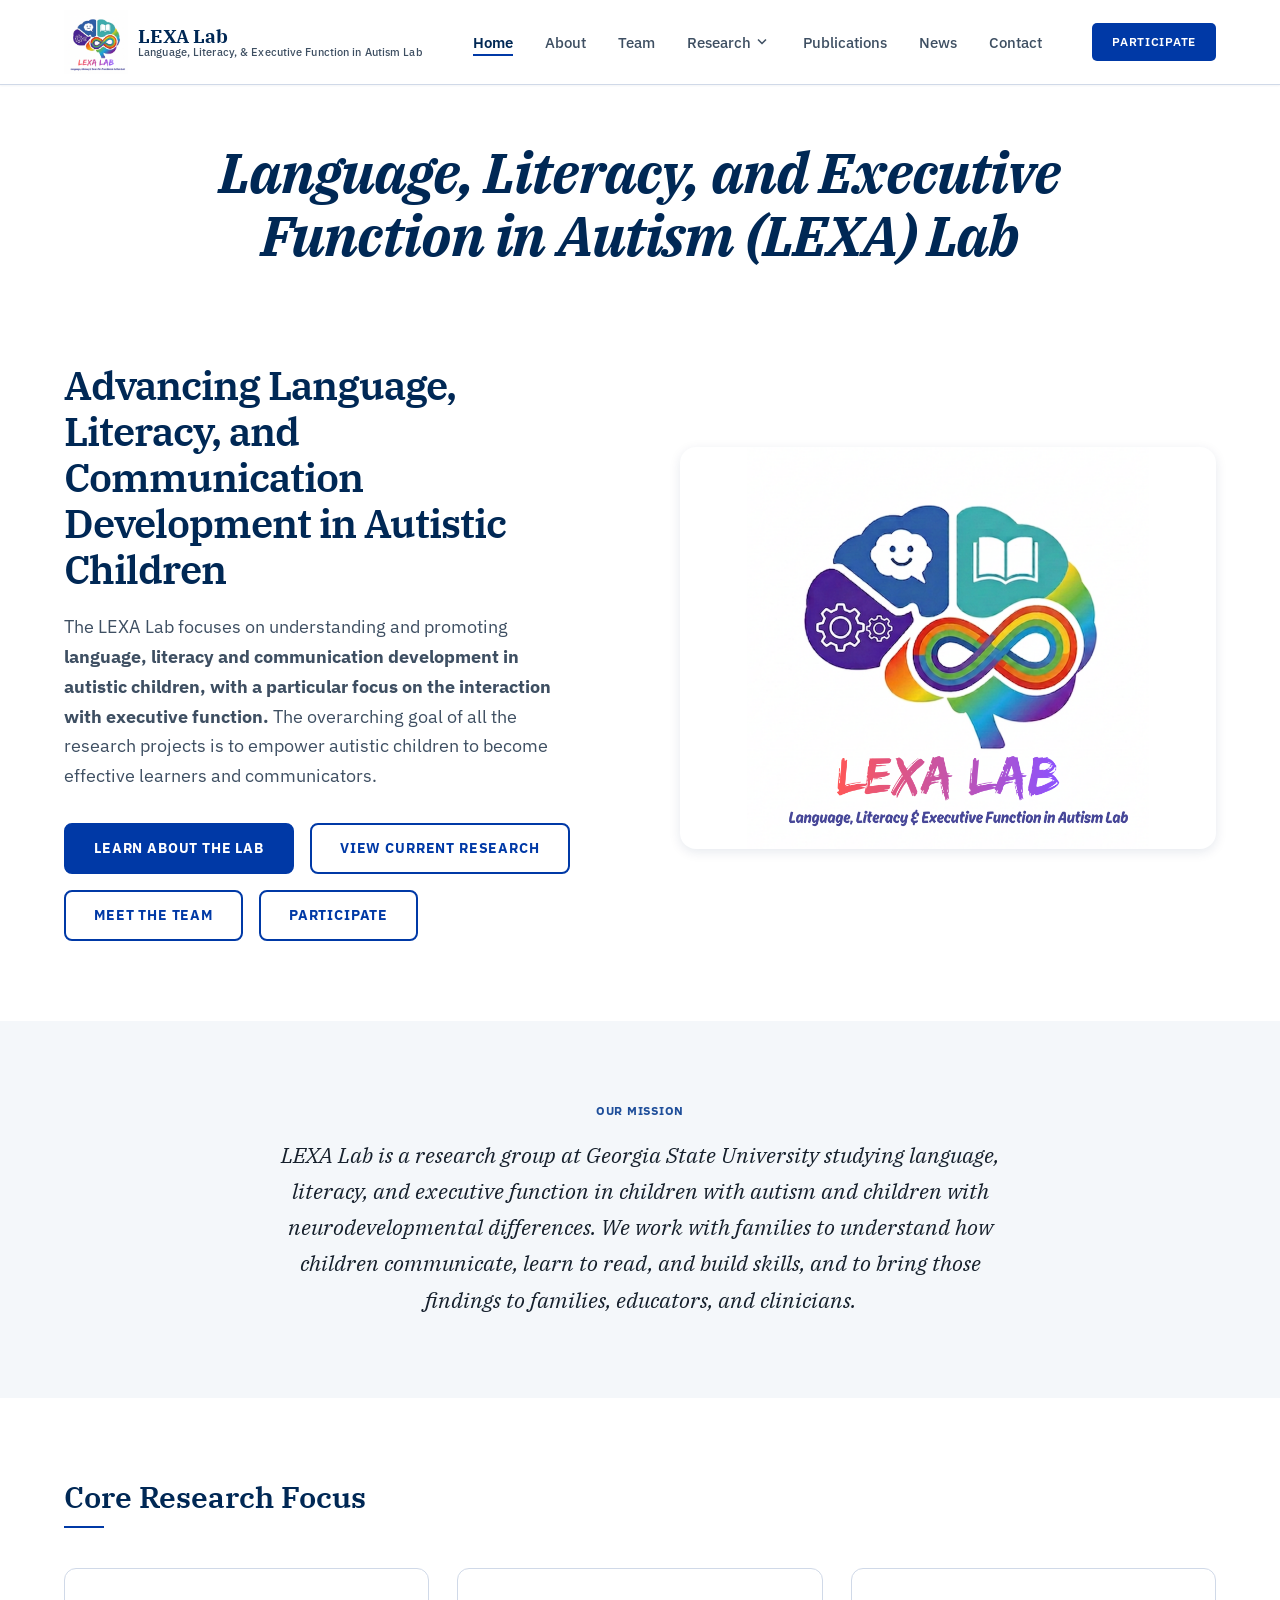
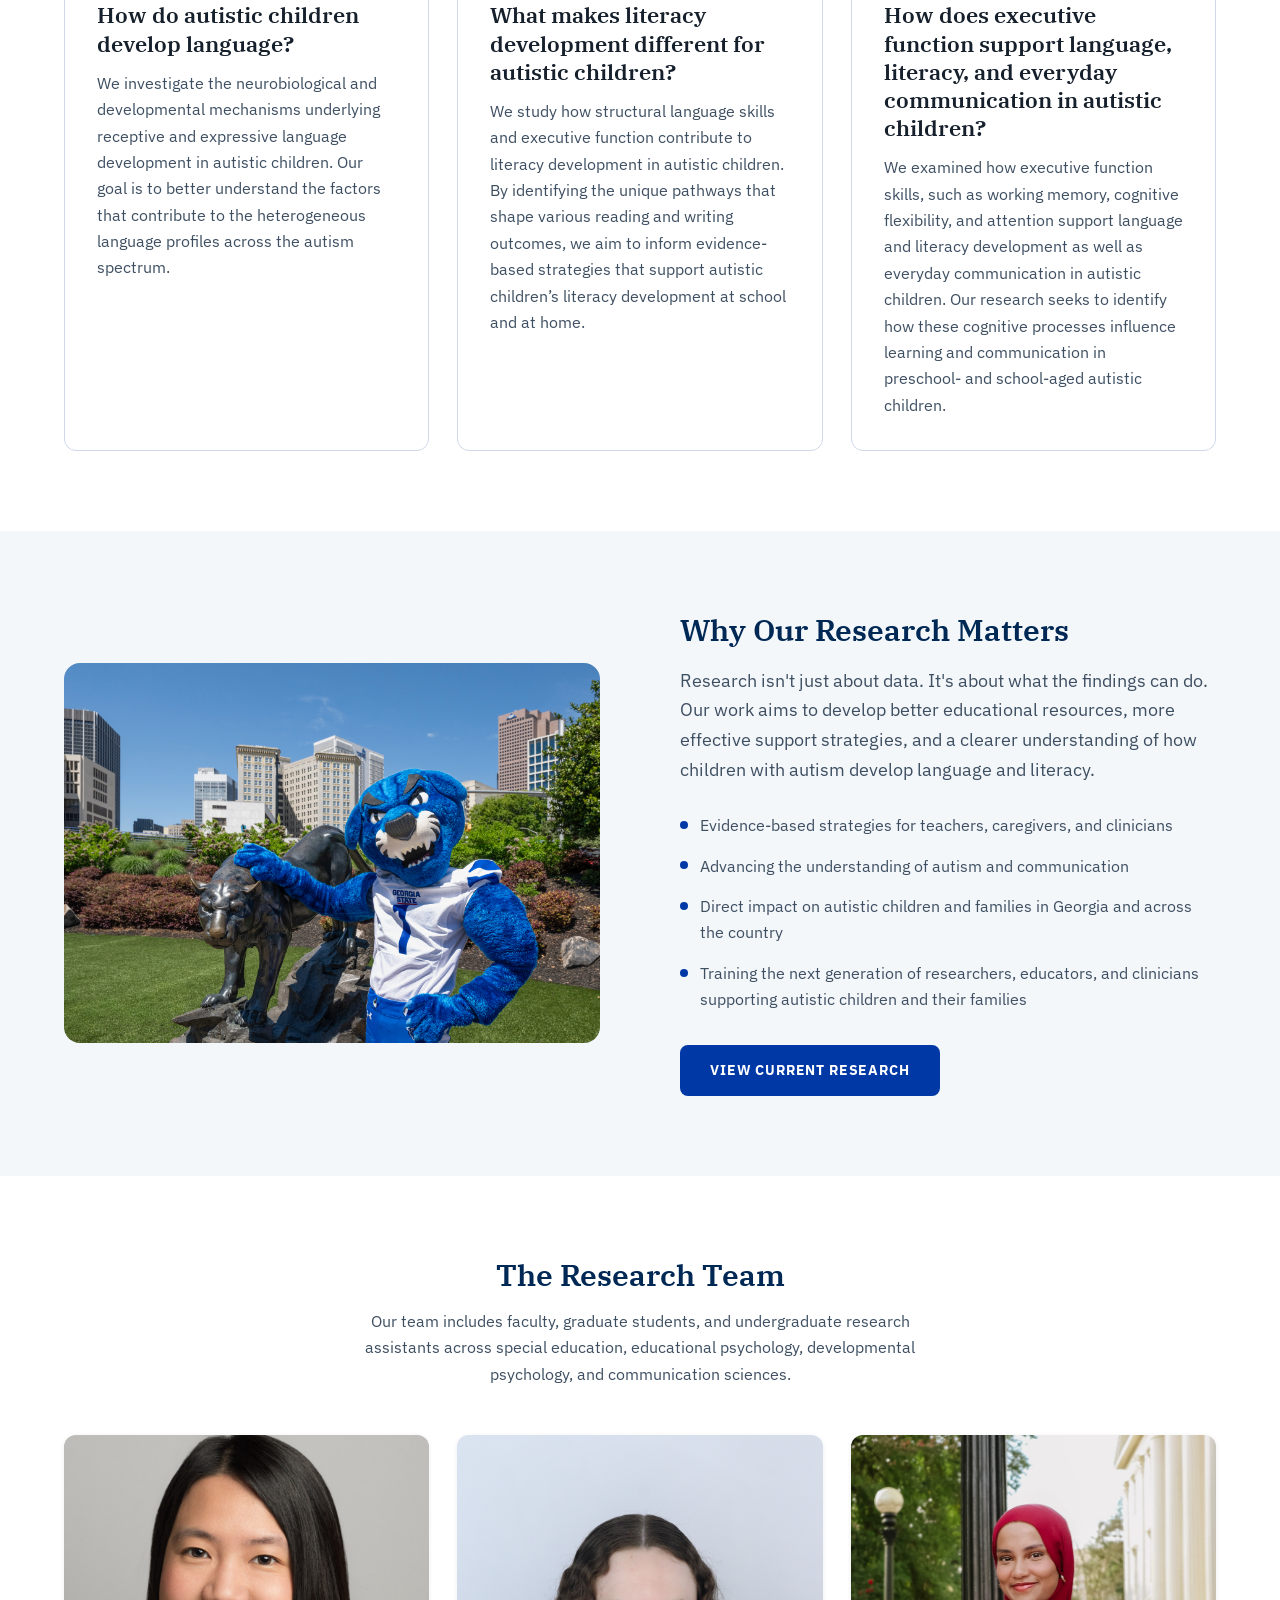
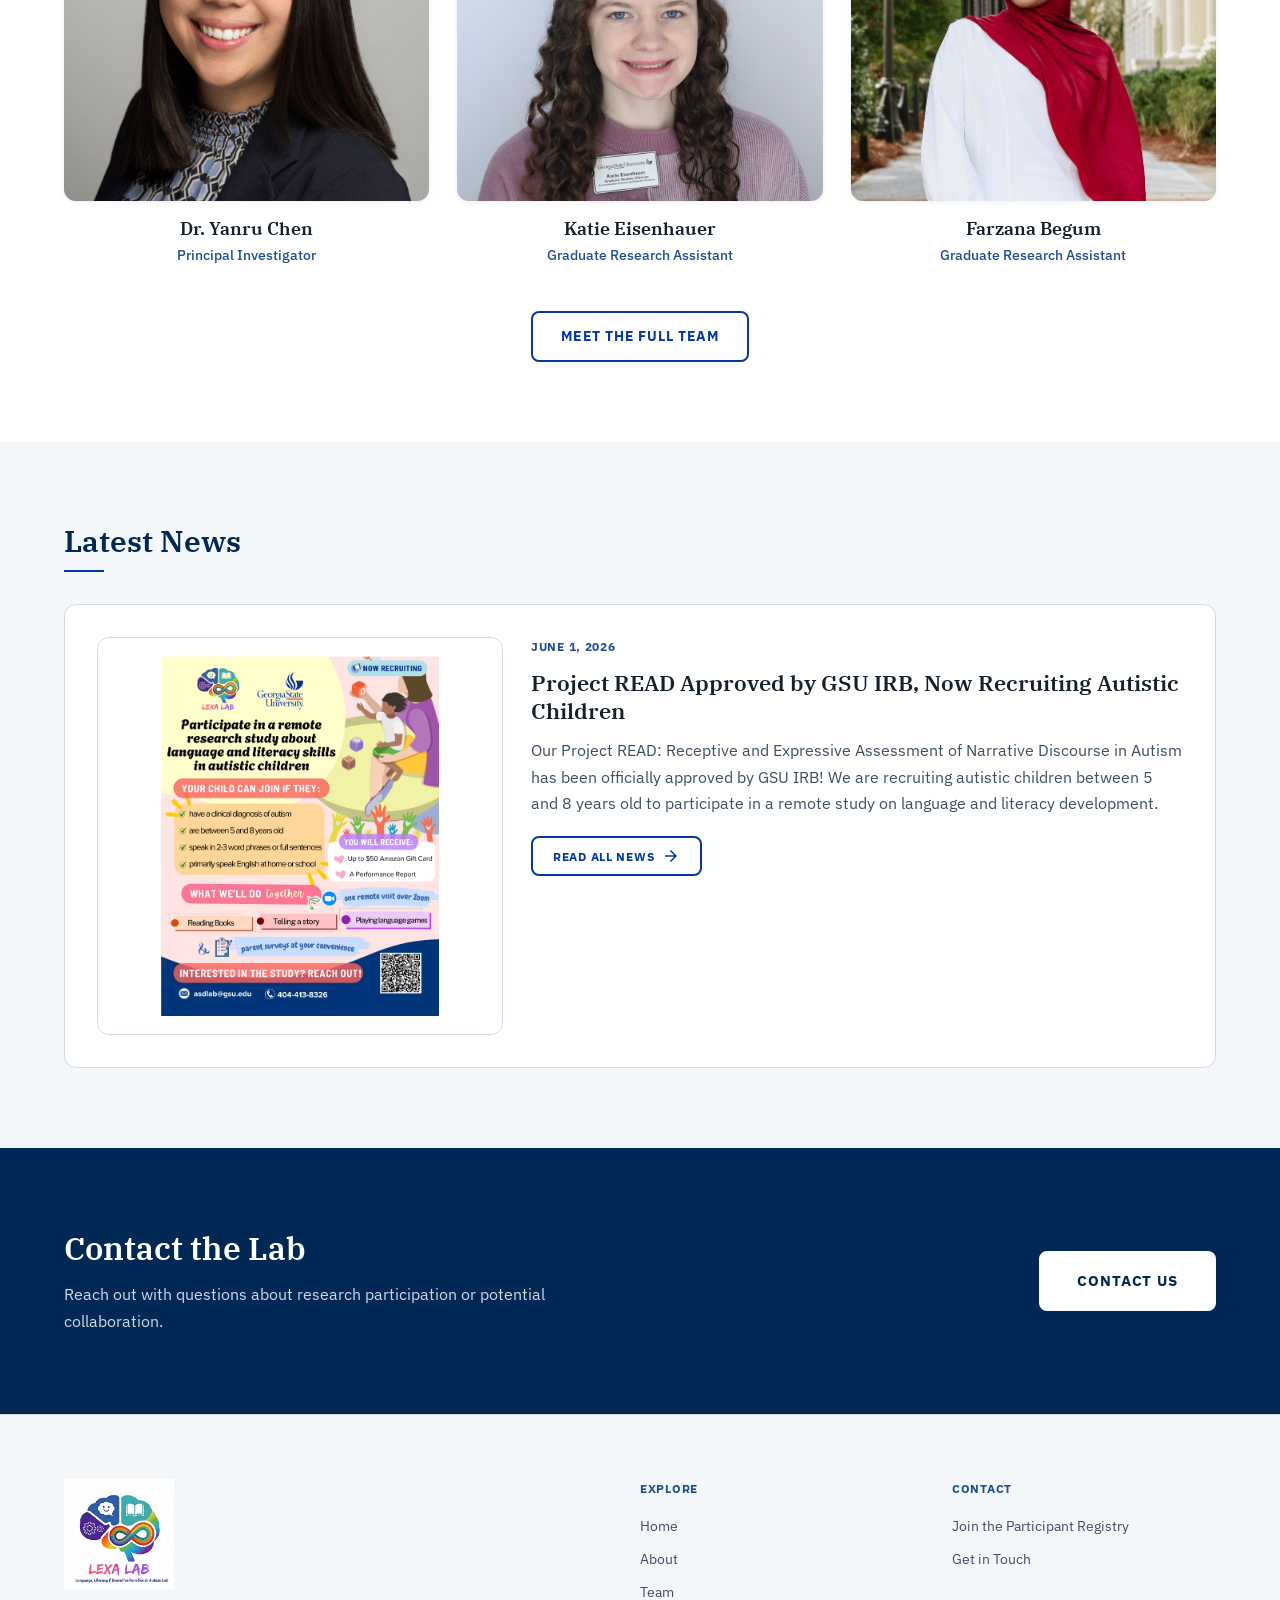
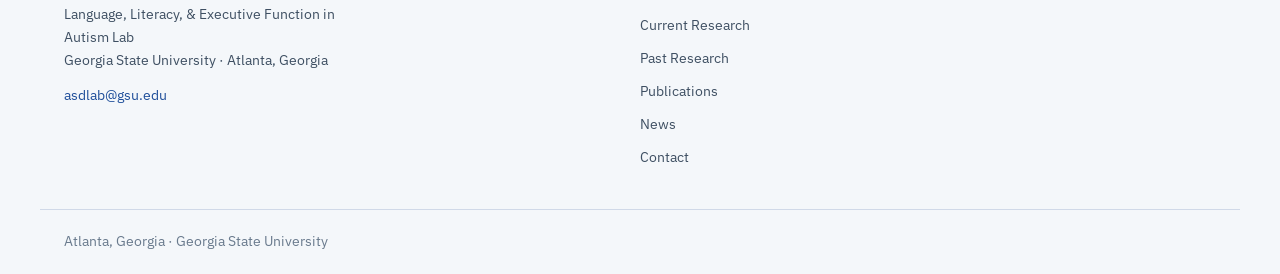
<file: index.html>
<!DOCTYPE html>
<html lang="en">
<head>
  <meta charset="UTF-8" />
  <meta name="viewport" content="width=device-width, initial-scale=1.0" />
  <meta name="description" content="LEXA Lab at Georgia State University studies language, literacy, and executive function in children with autism and their families. Family-centered, community-engaged research." />
  <title>Home | LEXA Lab — Georgia State University</title>

  <!-- Fonts: IBM Plex Serif (headings) + IBM Plex Sans (body) + Material Symbols -->
  <link rel="preconnect" href="https://fonts.googleapis.com" />
  <link rel="preconnect" href="https://fonts.gstatic.com" crossorigin />
  <link href="https://fonts.googleapis.com/css2?family=IBM+Plex+Serif:ital,wght@0,400;0,500;0,600;0,700;1,400&family=IBM+Plex+Sans:ital,wght@0,400;0,500;0,600;0,700;1,400&display=swap" rel="stylesheet" />
  <link href="https://fonts.googleapis.com/css2?family=Material+Symbols+Outlined:opsz,wght,FILL,GRAD@20..48,100..700,0..1,-50..200" rel="stylesheet" />

  <link rel="stylesheet" href="assets/css/styles.css" />
</head>
<body>

  <!-- Skip navigation for keyboard/screen reader users -->
  <a href="#main-content" class="skip-link">Skip to main content</a>

  <!-- ============================================================
       HEADER / NAVIGATION
       SQUARESPACE: Header block → Fixed → Background: White
       ============================================================ -->
  <header class="site-header" role="banner">
    <div class="nav-inner">

      <!-- Logo -->
      <a href="/" class="nav-logo" aria-label="LEXA Lab — Home">
        <div class="nav-logo-icon" aria-hidden="true">
          <img src="assets/images/lexa-lab-logo.png" alt="" class="nav-logo-brand-img" />
        </div>
        <div class="nav-logo-text">
          <span class="nav-logo-name">LEXA Lab</span>
          <span class="nav-logo-sub">Language, Literacy, &amp; Executive Function in Autism Lab</span>
        </div>
      </a>

      <!-- Desktop nav links -->
      <!-- Update this navigation if additional pages are added in the future. -->
      <nav aria-label="Main navigation">
        <ul class="nav-links" role="list">
          <li><a href="/"        class="nav-link active" aria-current="page">Home</a></li>
          <li><a href="/about"        class="nav-link">About</a></li>
          <li><a href="/team"         class="nav-link">Team</a></li>
          <li class="nav-item-dropdown">
            <button class="nav-link nav-dropdown-toggle" aria-expanded="false" aria-haspopup="true">
              Research
              <span class="material-symbols-outlined" aria-hidden="true" style="font-size:18px;">expand_more</span>
            </button>
            <ul class="nav-dropdown-menu" role="menu">
              <li role="none"><a role="menuitem" href="/research" class="nav-dropdown-link">Current Research</a></li>
              <li role="none"><a role="menuitem" href="/past-research" class="nav-dropdown-link">Past Research</a></li>
            </ul>
          </li>
          <li><a href="/publications" class="nav-link">Publications</a></li>
          <li><a href="/news"          class="nav-link">News</a></li>
          <li><a href="/contact"      class="nav-link">Contact</a></li>
        </ul>
      </nav>

      <!-- Nav CTA -->
      <a href="/contact#registry" class="btn-nav nav-cta" aria-label="Join the participant registry — opens contact page">Participate</a>

      <!-- Hamburger (mobile) -->
      <button
        class="mobile-menu-btn"
        id="mobile-menu-btn"
        aria-label="Open navigation menu"
        aria-expanded="false"
        aria-controls="mobile-menu"
      >
        <span class="material-symbols-outlined" aria-hidden="true">menu</span>
      </button>
    </div>

    <!-- Mobile dropdown -->
    <nav id="mobile-menu" class="mobile-menu" aria-label="Mobile navigation">
      <a href="/"        class="mobile-nav-link active" aria-current="page">Home</a>
      <a href="/about"        class="mobile-nav-link">About</a>
      <a href="/team"         class="mobile-nav-link">Team</a>
      <span class="mobile-nav-group-label">Research</span>
      <a href="/research"      class="mobile-nav-link mobile-nav-sublink">Current Research</a>
      <a href="/past-research" class="mobile-nav-link mobile-nav-sublink">Past Research</a>
      <a href="/publications" class="mobile-nav-link">Publications</a>
      <a href="/news"        class="mobile-nav-link">News</a>
      <a href="/contact"      class="mobile-nav-link">Contact</a>
      <a href="/contact#registry" class="btn-nav">Participate in a Study</a>
    </nav>
  </header>

  <!-- ============================================================
       MAIN CONTENT
       ============================================================ -->
  <main id="main-content">

    <!-- ──────────────────────────────────────────────────────────
         LAB WORDMARK — full name, large centered display
         SQUARESPACE: Text block — centered, large display heading
         ────────────────────────────────────────────────────────── -->
    <section class="lab-wordmark-band" aria-label="Lab name">
      <div class="container">
        <p class="lab-wordmark">
          Language, Literacy, and Executive Function in Autism (LEXA) Lab
        </p>
      </div>
    </section>

    <!-- ──────────────────────────────────────────────────────────
         HERO SECTION
         SQUARESPACE: Banner block — 2-column layout
         Left: Text + CTAs  |  Right: Image placeholder
         ────────────────────────────────────────────────────────── -->
    <section class="hero" aria-labelledby="hero-heading">
      <div class="container grid-2 gap-lg">

        <!-- Left: content -->
        <div>
          <h1 id="hero-heading" class="display-heading" style="margin-top: 8px;">
            Advancing Language, Literacy, and Communication Development in Autistic Children
          </h1>
          <p class="body-lg" style="margin-top: 20px; max-width: 520px;">
            The LEXA Lab focuses on understanding and promoting <strong>language, literacy and communication development in autistic children, with a particular focus on the interaction with executive function.</strong> The overarching goal of all the research projects is to empower autistic children to become effective learners and communicators.
          </p>
          <div class="btn-group" style="margin-top: 32px;">
            <a href="/about"    class="btn btn-primary">Learn About the Lab</a>
            <a href="/research" class="btn btn-outlined">View Current Research</a>
          </div>
          <div class="btn-group" style="margin-top: 16px;">
            <a href="/team"             class="btn btn-outlined">Meet the Team</a>
            <a href="/contact#registry" class="btn btn-outlined">Participate</a>
          </div>
        </div>

        <!-- Right: image -->
        <img src="assets/images/lexa-lab-logo.png" alt="LEXA Lab logo" class="hero-image" style="width:100%; min-height:380px; object-fit:contain; background: var(--clr-surface-card); display:block;" />

      </div>
    </section>

    <!-- ──────────────────────────────────────────────────────────
         MISSION / WELCOME SECTION
         SQUARESPACE: Text block — centered, large quote style
         ────────────────────────────────────────────────────────── -->
    <section class="mission-block section-pad" aria-labelledby="mission-heading">
      <div class="container">
        <div class="inner">
          <span class="section-label" style="text-align:center; display:block;">Our Mission</span>
          <p id="mission-heading" style="margin-top: 16px;">
            LEXA Lab is a research group at Georgia State University studying language, literacy, and executive function in children with autism and children with neurodevelopmental differences. We work with families to understand how children communicate, learn to read, and build skills, and to bring those findings to families, educators, and clinicians.
          </p>
        </div>
      </div>
    </section>

    <!-- ──────────────────────────────────────────────────────────
         RESEARCH FOCUS CARDS
         SQUARESPACE: Summary block — 3 columns
         ────────────────────────────────────────────────────────── -->
    <section class="section-pad" style="background: var(--clr-surface);" id="focus" aria-labelledby="focus-heading">
      <div class="container">

        <div class="heading-accent" style="margin-bottom: 40px;">
          <h2 id="focus-heading" class="section-heading">Core Research Focus</h2>
          <div class="heading-accent-line"></div>
        </div>

        <div class="grid-3">

          <!-- Card 1: Communication & Language -->
          <div class="card" style="display:flex; flex-direction:column;">
            <h3 class="card-heading">How do autistic children develop language?</h3>
            <p class="body-md" style="flex: 1;">
              We investigate the neurobiological and developmental mechanisms underlying receptive and expressive language development in autistic children. Our goal is to better understand the factors that contribute to the heterogeneous language profiles across the autism spectrum.
            </p>
          </div>

          <!-- Card 2: Autism & Neurodiversity -->
          <div class="card" style="display:flex; flex-direction:column;">
            <h3 class="card-heading">What makes literacy development different for autistic children?</h3>
            <p class="body-md" style="flex: 1;">
              We study how structural language skills and executive function contribute to literacy development in autistic children. By identifying the unique pathways that shape various reading and writing outcomes, we aim to inform evidence-based strategies that support autistic children’s literacy development at school and at home.
            </p>
          </div>

          <!-- Card 3: Family-Centered Research -->
          <div class="card" style="display:flex; flex-direction:column;">
            <h3 class="card-heading">How does executive function support language, literacy, and everyday communication in autistic children?</h3>
            <p class="body-md" style="flex: 1;">
              We examined how executive function skills, such as working memory, cognitive flexibility, and attention support language and literacy development as well as everyday communication in autistic children. Our research seeks to identify how these cognitive processes influence learning and communication in preschool- and school-aged autistic children.
            </p>
          </div>

        </div>
      </div>
    </section>

    <!-- ──────────────────────────────────────────────────────────
         WHY IT MATTERS
         SQUARESPACE: Image + Text block — Image left, text right
         ────────────────────────────────────────────────────────── -->
    <section class="section-pad" style="background: var(--clr-surface-alt);" aria-labelledby="why-heading">
      <div class="container grid-2 gap-lg">

        <!-- Left: image placeholder -->
        <!-- SWAP with: A candid, warm photo of a diverse family sharing a joyful moment together.
             Soft natural light, indoor setting. Conveys connection and safety. -->
        <!-- Replace this placeholder with final lab photography. Keep similar aspect ratio and add descriptive alt text. -->
        <div style="position: relative;">
          <img
            src="assets/images/20260409MLB_GSU_Stock_0015.jpeg"
            alt="Pounce, the Georgia State University panther mascot, posing beside the bronze panther statue with the downtown Atlanta skyline behind"
            style="width:100%; min-height:380px; height:100%; object-fit:cover; object-position:center; border-radius: var(--radius-2xl); display:block;"
          />
        </div>

        <!-- Right: text -->
        <div>
          <h2 id="why-heading" class="section-heading">Why Our Research Matters</h2>
          <p class="body-lg" style="margin-top: 16px; margin-bottom: 28px;">
            Research isn't just about data. It's about what the findings can do. Our work aims to develop better educational resources, more effective support strategies, and a clearer understanding of how children with autism develop language and literacy.
          </p>
          <ul class="check-list">
            <li>
              <span class="solid-blue-bullet" aria-hidden="true"></span>
              <span>Evidence-based strategies for teachers, caregivers, and clinicians</span>
            </li>
            <li>
              <span class="solid-blue-bullet" aria-hidden="true"></span>
              <span>Advancing the understanding of autism and communication</span>
            </li>
            <li>
              <span class="solid-blue-bullet" aria-hidden="true"></span>
              <span>Direct impact on autistic children and families in Georgia and across the country</span>
            </li>
            <li>
              <span class="solid-blue-bullet" aria-hidden="true"></span>
              <span>Training the next generation of researchers, educators, and clinicians supporting autistic children and their families</span>
            </li>
          </ul>
          <div style="margin-top: 32px;">
            <a href="/research" class="btn btn-primary">View Current Research</a>
          </div>
        </div>

      </div>
    </section>

    <!-- ──────────────────────────────────────────────────────────
         TEAM PREVIEW
         SQUARESPACE: Summary block — 4 columns (headshot + name + role)
         ────────────────────────────────────────────────────────── -->
    <section class="section-pad" style="background: var(--clr-surface);" id="team" aria-labelledby="team-preview-heading">
      <div class="container">

        <div style="text-align: center; max-width: 600px; margin: 0 auto 48px;">
          <h2 id="team-preview-heading" class="section-heading">The Research Team</h2>
          <p class="body-md" style="margin-top: 14px;">
            Our team includes faculty, graduate students, and undergraduate research assistants across special education, educational psychology, developmental psychology, and communication sciences.
          </p>
        </div>

        <div class="grid-3">

          <div class="preview-card">
            <img src="assets/images/yanru-chen.jpg" alt="Dr. Yanru Chen" class="preview-headshot" style="width:100%; aspect-ratio:1; object-fit:cover; object-position:center; display:block;" />
            <h4>Dr. Yanru Chen</h4>
            <p class="role">Principal Investigator</p>
          </div>

          <div class="preview-card">
            <img src="assets/images/katie-eisenhauer.jpg" alt="Katie Eisenhauer" class="preview-headshot" style="width:100%; aspect-ratio:1; object-fit:cover; object-position:center bottom; display:block;" />
            <h4>Katie Eisenhauer</h4>
            <p class="role">Graduate Research Assistant</p>
          </div>

          <div class="preview-card">
            <img src="assets/images/farzana.jpg" alt="Farzana Begum" class="preview-headshot" style="width:100%; aspect-ratio:1; object-fit:cover; object-position:center top; display:block;" />
            <h4>Farzana Begum</h4>
            <p class="role">Graduate Research Assistant</p>
          </div>

        </div>

        <div style="text-align: center; margin-top: 44px;">
          <a href="/team" class="btn btn-outlined">Meet the Full Team</a>
        </div>

      </div>
    </section>

    <!-- ──────────────────────────────────────────────────────────
         LATEST NEWS — most recent item only
         SQUARESPACE: Summary block (latest item) / Blog summary
         MAINTENANCE: Update this block whenever a newer item is added to
         news.html so the Home page always shows the single latest item.
         ────────────────────────────────────────────────────────── -->
    <section class="section-pad" style="background: var(--clr-surface-alt);" aria-labelledby="news-heading">
      <div class="container">
        <div class="heading-accent" style="margin-bottom: 32px;">
          <h2 id="news-heading" class="section-heading">Latest News</h2>
          <div class="heading-accent-line"></div>
        </div>

        <article class="card" style="display:flex; gap:28px; flex-wrap:wrap; align-items:flex-start;">
          <div style="flex:1 1 240px; min-height:220px; border-radius: var(--radius-xl); background: var(--clr-surface); border: 1px solid var(--clr-surface-border); display:flex; align-items:center; justify-content:center; padding:18px;">
            <a href="assets/files/project-read-recruitment-flyer.pdf" target="_blank" rel="noopener" aria-label="Open the Project READ recruitment flyer as a PDF">
              <img src="assets/images/project-read-recruitment-flyer.png" alt="Project READ recruitment flyer for a remote language and literacy study for autistic children ages 5 to 8" loading="lazy" style="width:100%; max-height:360px; object-fit:contain; display:block;" />
            </a>
          </div>
          <div style="flex:2 1 320px;">
            <span class="section-label">June 1, 2026</span>
            <h3 class="card-heading" style="margin-top:6px;">Project READ Approved by GSU IRB, Now Recruiting Autistic Children</h3>
            <p class="body-md" style="margin-bottom: 20px;">
              Our Project READ: Receptive and Expressive Assessment of Narrative Discourse in Autism
              has been officially approved by GSU IRB! We are recruiting autistic children between 5 and 8
              years old to participate in a remote study on language and literacy development.
            </p>
            <a href="/news" class="btn btn-outlined btn-sm">
              Read all news
              <span class="material-symbols-outlined" aria-hidden="true" style="font-size:18px;">arrow_forward</span>
            </a>
          </div>
        </article>
      </div>
    </section>

    <!-- ──────────────────────────────────────────────────────────
         CONTACT CTA BANNER
         SQUARESPACE: Banner block — Navy background, 2 columns
         ────────────────────────────────────────────────────────── -->
    <section class="cta-banner" aria-labelledby="cta-heading">
      <div class="container">
        <div class="cta-2col">
          <div class="cta-text">
            <h2 id="cta-heading" style="font-size: clamp(24px, 3.5vw, 32px); margin-bottom: 12px;">
              Contact the Lab
            </h2>
            <p>
              Reach out with questions about research participation or potential collaboration.
            </p>
          </div>
          <div style="flex-shrink: 0;">
            <a href="/contact" class="btn btn-on-dark btn-lg">Contact Us</a>
          </div>
        </div>
      </div>
    </section>

  </main>

  <!-- ============================================================
       FOOTER
       SQUARESPACE: Footer block — 3-column layout
       ============================================================ -->
  <footer class="site-footer" role="contentinfo">
    <div class="footer-inner">

      <!-- Column 1: Brand -->
      <div>
        <img src="assets/images/lexa-lab-logo.png" alt="LEXA Lab logo" class="footer-logo-img" />
        <p class="footer-brand-sub">
          Language, Literacy, &amp; Executive Function in Autism Lab<br />
          Georgia State University · Atlanta, Georgia
        </p>
        <p style="margin-top: 12px; font-size: var(--text-sm); color: var(--clr-text-soft);">
          <a href="mailto:asdlab@gsu.edu" style="color: var(--clr-secondary);">asdlab@gsu.edu</a>
        </p>
      </div>

      <!-- Column 2: Explore -->
      <div>
        <span class="footer-col-label">Explore</span>
        <nav class="footer-links" aria-label="Footer navigation">
          <a href="/">Home</a>
          <a href="/about">About</a>
          <a href="/team">Team</a>
          <a href="/research">Current Research</a>
          <a href="/past-research">Past Research</a>
          <a href="/publications">Publications</a>
          <a href="/news">News</a>
          <a href="/contact">Contact</a>
        </nav>
      </div>

      <!-- Column 3: Contact -->
      <div>
        <span class="footer-col-label">Contact</span>
        <nav class="footer-links" aria-label="Footer contact links">
          <a href="/contact#registry">Join the Participant Registry</a>
          <a href="/contact">Get in Touch</a>
        </nav>
      </div>

    </div>

    <div class="footer-bottom">
      <p class="footer-copy">Atlanta, Georgia · Georgia State University</p>
    </div>
  </footer>

  <script src="assets/js/nav.js"></script>
</body>
</html>
</file>
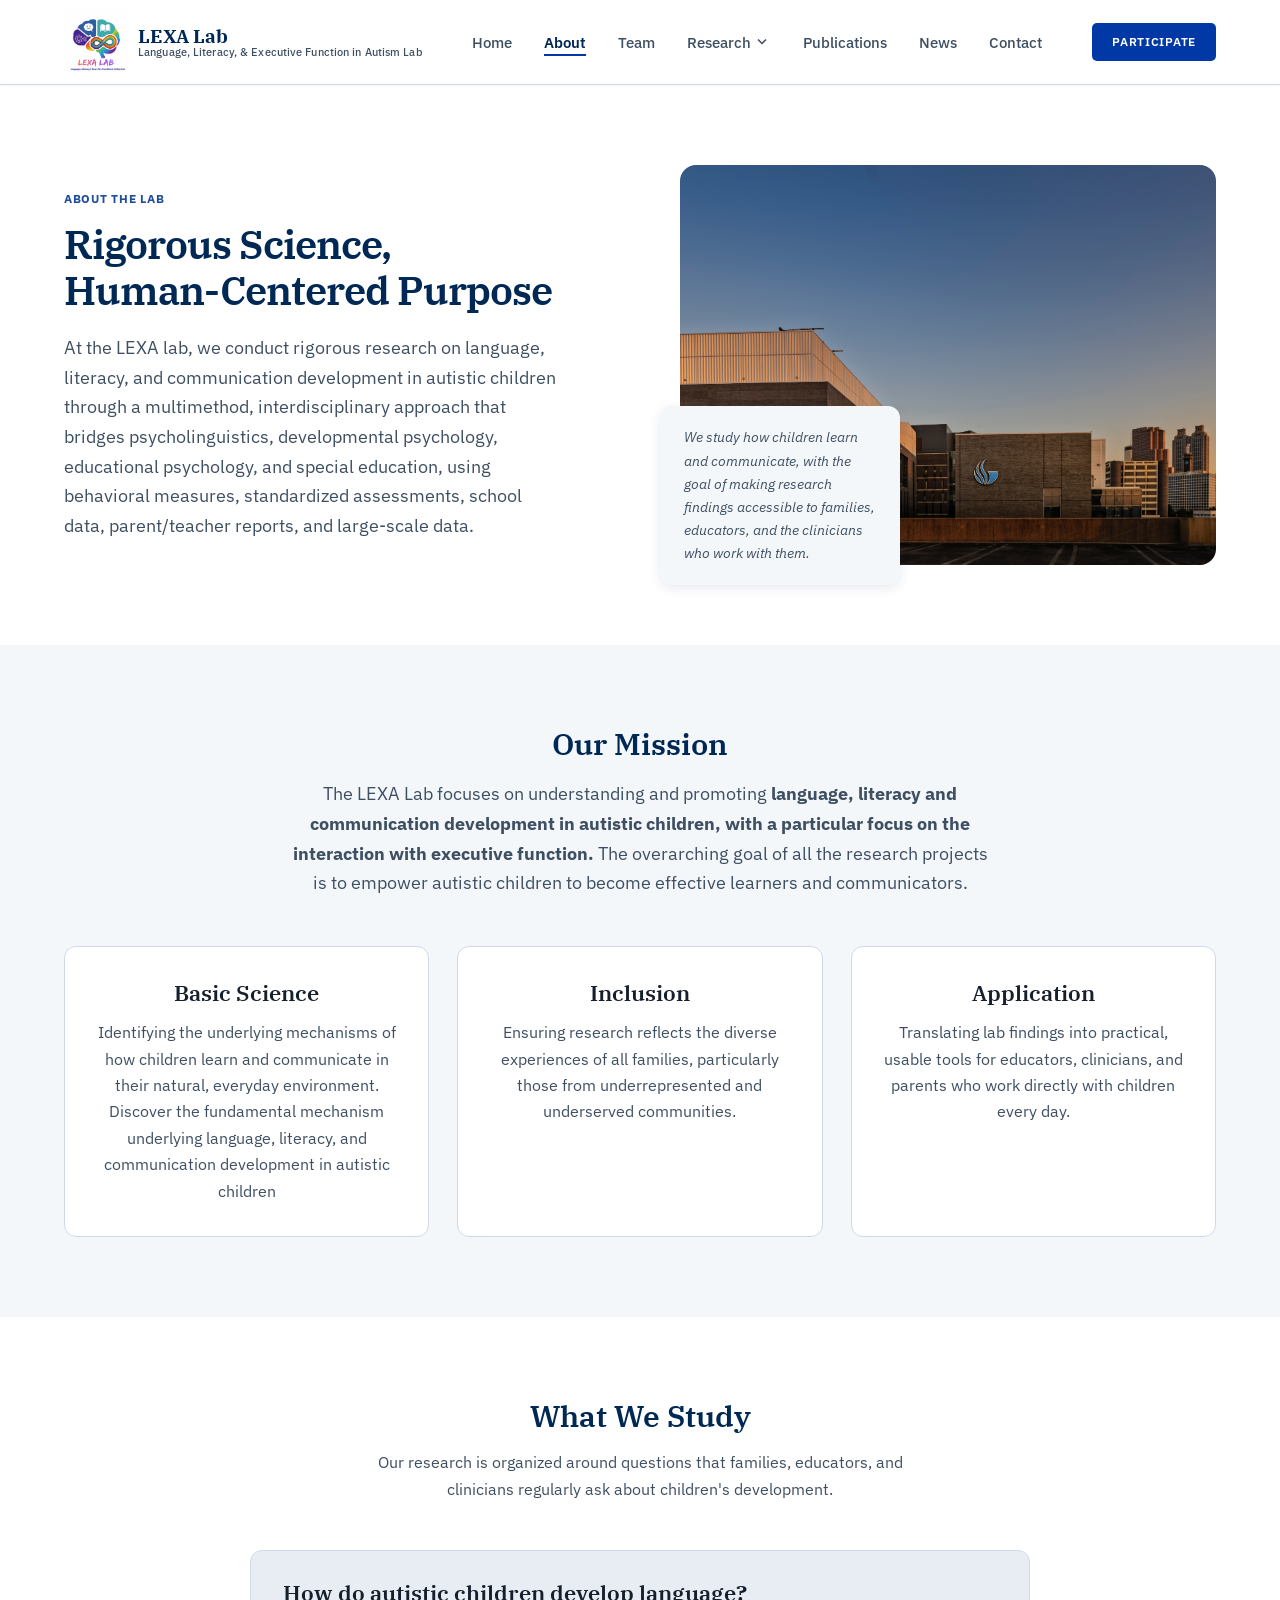
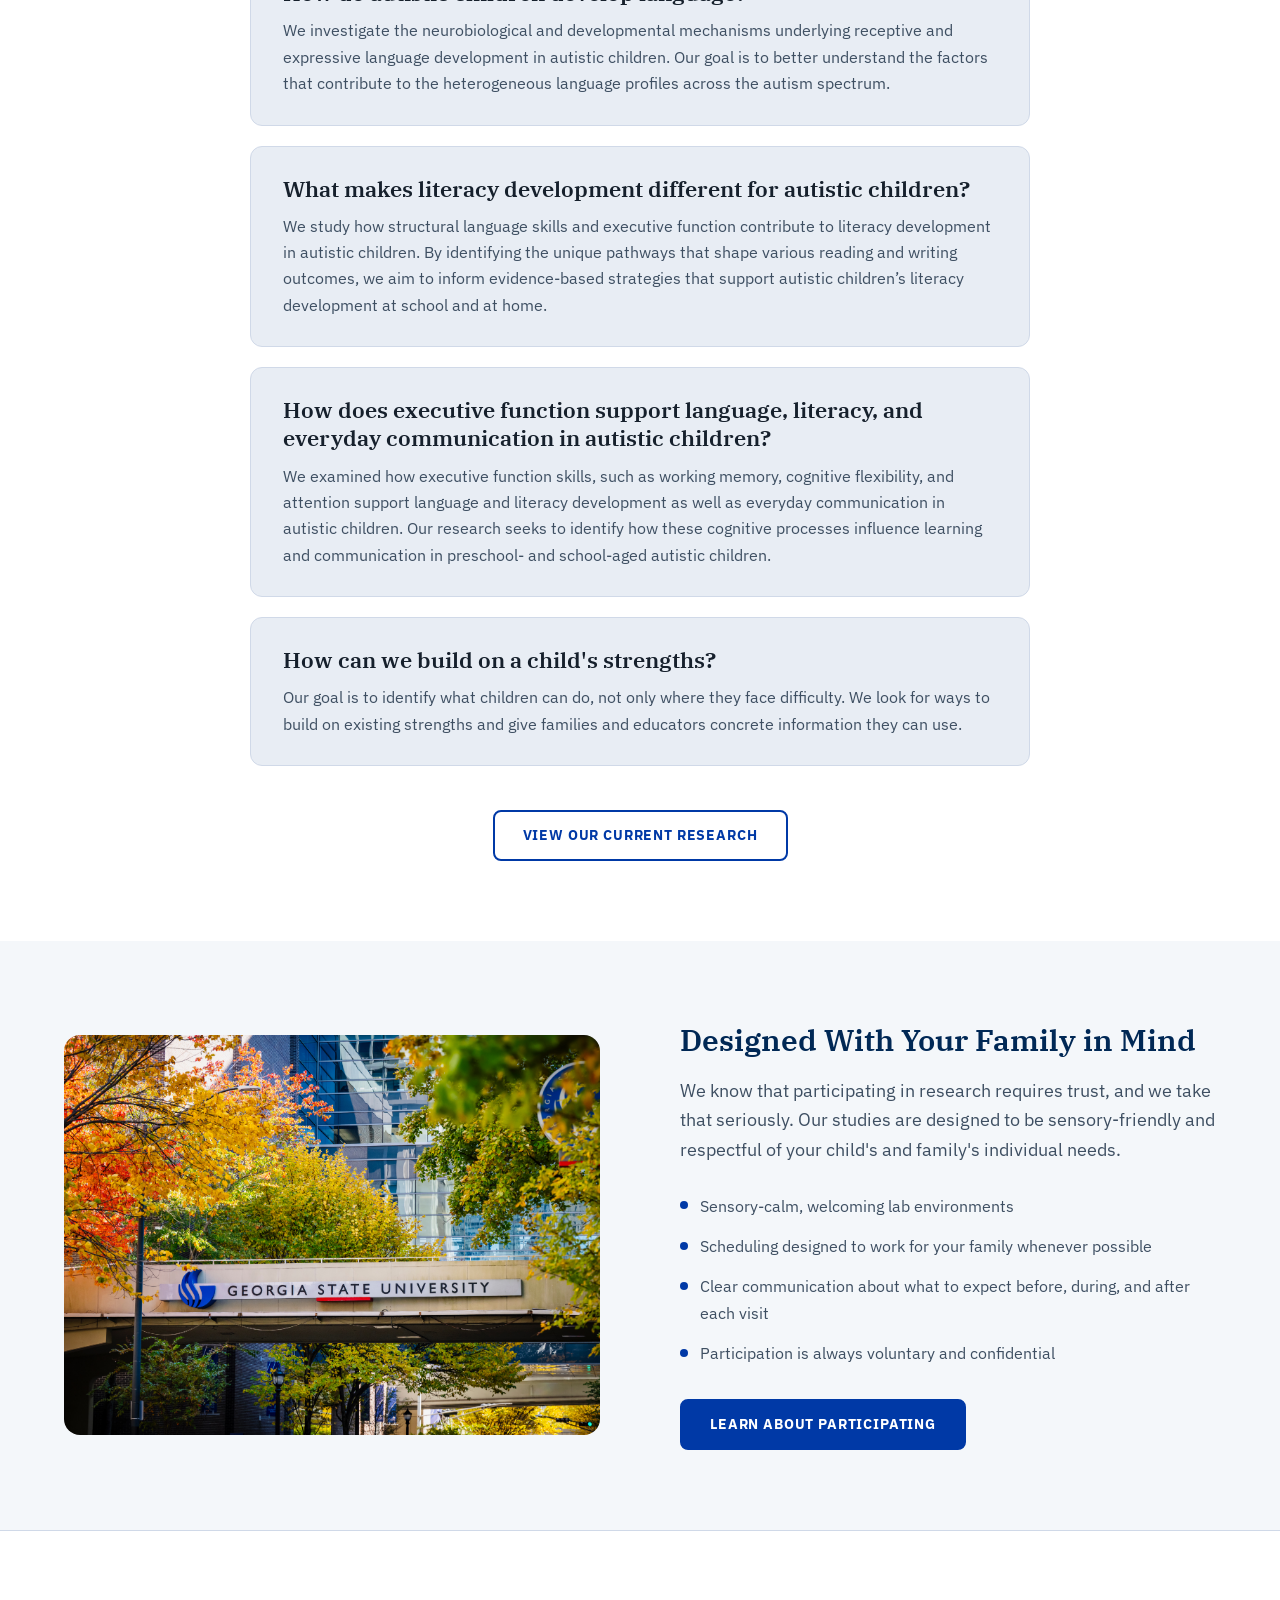
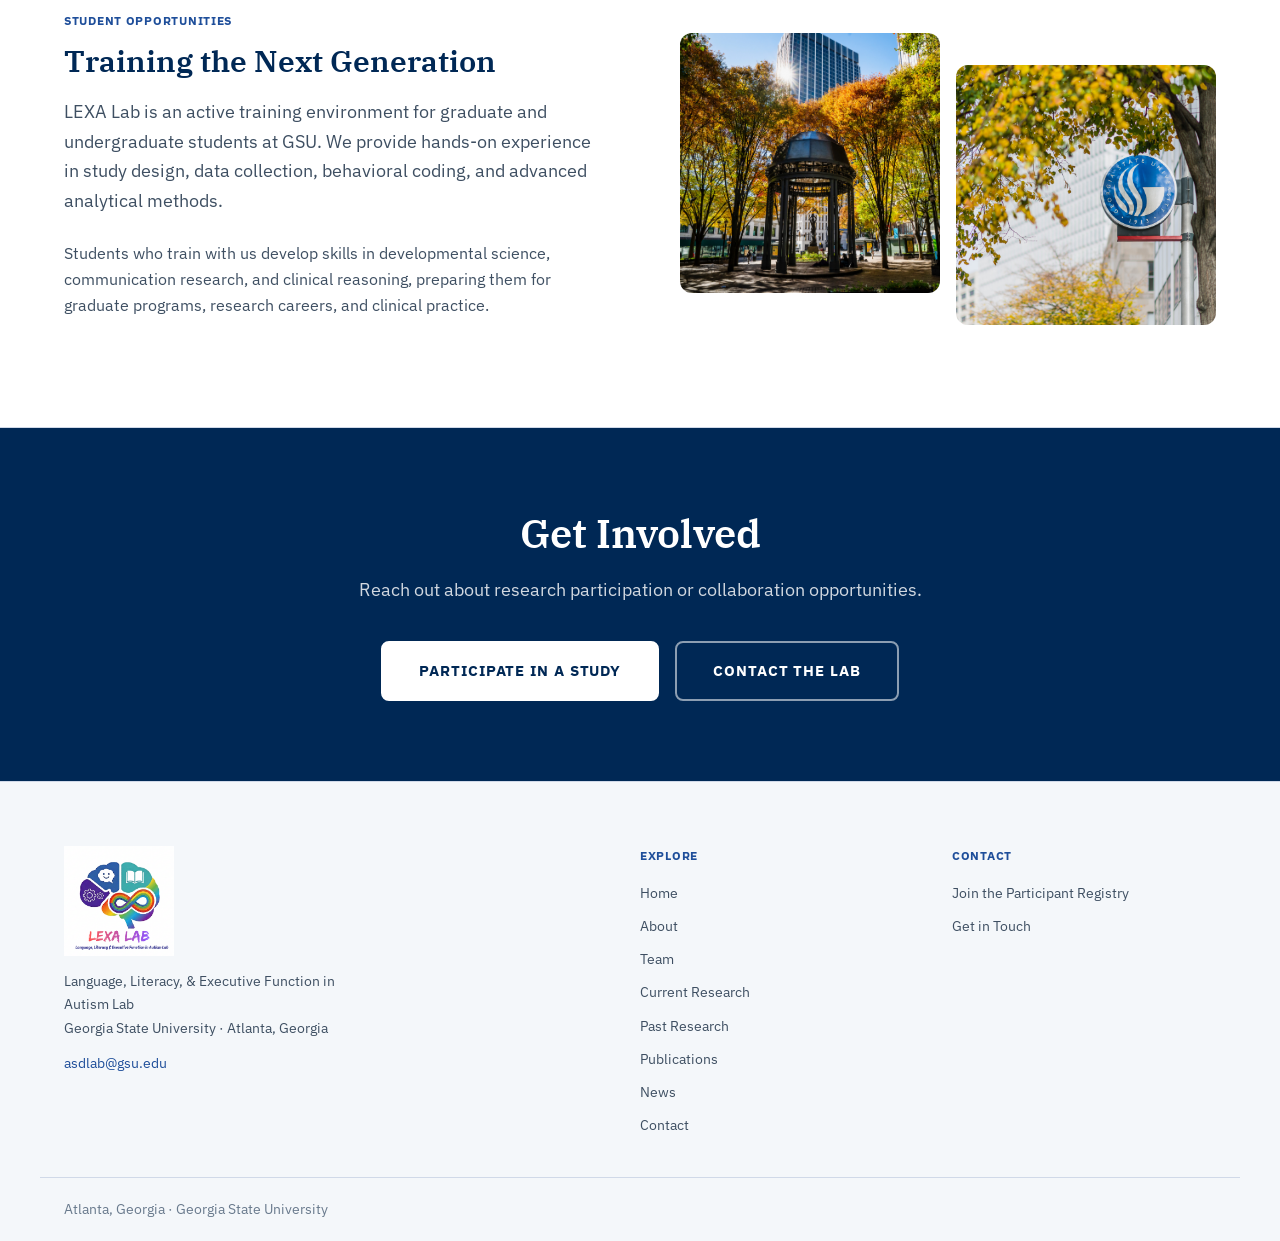
<file: about.html>
<!DOCTYPE html>
<html lang="en">
<head>
  <meta charset="UTF-8" />
  <meta name="viewport" content="width=device-width, initial-scale=1.0" />
  <meta name="description" content="Learn about the LEXA Lab — who we are, how we work, and why this research matters. A Georgia State University group studying language, literacy, and executive function in children with autism and their families." />
  <title>About the Lab | LEXA Lab — Georgia State University</title>

  <!-- Fonts -->
  <link rel="preconnect" href="https://fonts.googleapis.com" />
  <link rel="preconnect" href="https://fonts.gstatic.com" crossorigin />
  <link href="https://fonts.googleapis.com/css2?family=IBM+Plex+Serif:ital,wght@0,400;0,500;0,600;0,700;1,400&family=IBM+Plex+Sans:ital,wght@0,400;0,500;0,600;0,700;1,400&display=swap" rel="stylesheet" />
  <link href="https://fonts.googleapis.com/css2?family=Material+Symbols+Outlined:opsz,wght,FILL,GRAD@20..48,100..700,0..1,-50..200" rel="stylesheet" />

  <link rel="stylesheet" href="assets/css/styles.css" />
</head>
<body>

  <a href="#main-content" class="skip-link">Skip to main content</a>

  <!-- ============================================================
       HEADER / NAVIGATION
       ============================================================ -->
  <header class="site-header" role="banner">
    <div class="nav-inner">
      <a href="/" class="nav-logo" aria-label="LEXA Lab — Home">
        <div class="nav-logo-icon" aria-hidden="true">
          <img src="assets/images/lexa-lab-logo.png" alt="" class="nav-logo-brand-img" />
        </div>
        <div class="nav-logo-text">
          <span class="nav-logo-name">LEXA Lab</span>
          <span class="nav-logo-sub">Language, Literacy, &amp; Executive Function in Autism Lab</span>
        </div>
      </a>

      <!-- Update this navigation if additional pages are added in the future. -->
      <nav aria-label="Main navigation">
        <ul class="nav-links" role="list">
          <li><a href="/"        class="nav-link">Home</a></li>
          <li><a href="/about"        class="nav-link active" aria-current="page">About</a></li>
          <li><a href="/team"         class="nav-link">Team</a></li>
          <li class="nav-item-dropdown">
            <button class="nav-link nav-dropdown-toggle" aria-expanded="false" aria-haspopup="true">
              Research
              <span class="material-symbols-outlined" aria-hidden="true" style="font-size:18px;">expand_more</span>
            </button>
            <ul class="nav-dropdown-menu" role="menu">
              <li role="none"><a role="menuitem" href="/research" class="nav-dropdown-link">Current Research</a></li>
              <li role="none"><a role="menuitem" href="/past-research" class="nav-dropdown-link">Past Research</a></li>
            </ul>
          </li>
          <li><a href="/publications" class="nav-link">Publications</a></li>
          <li><a href="/news"          class="nav-link">News</a></li>
          <li><a href="/contact"      class="nav-link">Contact</a></li>
        </ul>
      </nav>

      <a href="/contact#registry" class="btn-nav nav-cta" aria-label="Join the participant registry — opens contact page">Participate</a>

      <button
        class="mobile-menu-btn"
        id="mobile-menu-btn"
        aria-label="Open navigation menu"
        aria-expanded="false"
        aria-controls="mobile-menu"
      >
        <span class="material-symbols-outlined" aria-hidden="true">menu</span>
      </button>
    </div>

    <nav id="mobile-menu" class="mobile-menu" aria-label="Mobile navigation">
      <a href="/"        class="mobile-nav-link">Home</a>
      <a href="/about"        class="mobile-nav-link active" aria-current="page">About</a>
      <a href="/team"         class="mobile-nav-link">Team</a>
      <span class="mobile-nav-group-label">Research</span>
      <a href="/research"      class="mobile-nav-link mobile-nav-sublink">Current Research</a>
      <a href="/past-research" class="mobile-nav-link mobile-nav-sublink">Past Research</a>
      <a href="/publications" class="mobile-nav-link">Publications</a>
      <a href="/news"        class="mobile-nav-link">News</a>
      <a href="/contact"      class="mobile-nav-link">Contact</a>
      <a href="/contact#registry" class="btn-nav">Participate in a Study</a>
    </nav>
  </header>

  <!-- ============================================================
       MAIN CONTENT
       ============================================================ -->
  <main id="main-content">

    <!-- ──────────────────────────────────────────────────────────
         PAGE HERO
         SQUARESPACE: Banner block — 2-column layout
         ────────────────────────────────────────────────────────── -->
    <section class="page-hero" aria-labelledby="about-heading">
      <div class="container grid-2 gap-lg">

        <div>
          <span class="section-label">About the Lab</span>
          <h1 id="about-heading" class="display-heading" style="margin-top: 8px;">
            Rigorous Science,<br />Human-Centered Purpose
          </h1>
          <p class="body-lg" style="margin-top: 20px; max-width: 500px;">
            At the LEXA lab, we conduct rigorous research on language, literacy, and communication development in autistic children through a multimethod, interdisciplinary approach that bridges psycholinguistics, developmental psychology, educational psychology, and special education, using behavioral measures, standardized assessments, school data, parent/teacher reports, and large-scale data.
          </p>
        </div>

        <!-- SWAP with: A professional researcher in a bright GSU lab, smiling, interacting with
             a tablet-based assessment tool. Warm, clean, academic but approachable. -->
        <!-- Replace this placeholder with final lab photography. Keep similar aspect ratio and add descriptive alt text. -->
        <div style="position: relative;">
          <img
            src="assets/images/20260423MLB_GSU_Science_Tower_0012.jpeg"
            alt="Georgia State University's Science Tower at sunset, with the downtown Atlanta skyline behind it"
            style="width:100%; min-height:400px; height:100%; object-fit:cover; object-position:center; border-radius: var(--radius-2xl); display:block;"
          />

          <aside class="float-quote" aria-label="Lab quote">
            <p>We study how children learn and communicate, with the goal of making research findings accessible to families, educators, and the clinicians who work with them.</p>
          </aside>
        </div>

      </div>
    </section>

    <!-- ──────────────────────────────────────────────────────────
         OUR MISSION — 3 Pillars
         SQUARESPACE: Text block (centered) + 3-column Summary block
         ────────────────────────────────────────────────────────── -->
    <section class="section-pad" style="background: var(--clr-surface-alt);" aria-labelledby="mission-heading">
      <div class="container">

        <div style="text-align: center; max-width: 700px; margin: 0 auto 48px;">
          <h2 id="mission-heading" class="section-heading">Our Mission</h2>
          <p class="body-lg" style="margin-top: 16px;">
            The LEXA Lab focuses on understanding and promoting <strong>language, literacy and
            communication development in autistic children, with a particular focus on the
            interaction with executive function.</strong> The overarching goal of all the research
            projects is to empower autistic children to become effective learners and communicators.
          </p>
        </div>

        <div class="grid-3">

          <div class="card" style="text-align: center;">
            <h3 class="card-heading">Basic Science</h3>
            <p class="body-md">
              Identifying the underlying mechanisms of how children learn and communicate in their natural, everyday environment.
            </p>
            <p class="body-md">
              Discover the fundamental mechanism underlying language, literacy, and communication development in autistic children
            </p>
          </div>

          <div class="card" style="text-align: center;">
            <h3 class="card-heading">Inclusion</h3>
            <p class="body-md">
              Ensuring research reflects the diverse experiences of all families, particularly those
              from underrepresented and underserved communities.
            </p>
          </div>

          <div class="card" style="text-align: center;">
            <h3 class="card-heading">Application</h3>
            <p class="body-md">
              Translating lab findings into practical, usable tools for educators, clinicians, and
              parents who work directly with children every day.
            </p>
          </div>

        </div>
      </div>
    </section>

    <!-- ──────────────────────────────────────────────────────────
         WHAT WE STUDY — Plain Language Q&A
         SQUARESPACE: Text blocks with icon + heading + body layout
         ────────────────────────────────────────────────────────── -->
    <section class="section-pad" style="background: var(--clr-surface);" aria-labelledby="study-heading">
      <div class="container">

        <div style="text-align: center; margin-bottom: 48px;">
          <h2 id="study-heading" class="section-heading">What We Study</h2>
          <p class="body-md" style="max-width: 560px; margin: 14px auto 0;">
            Our research is organized around questions that families, educators, and clinicians regularly ask about children's development.
          </p>
        </div>

        <div class="qa-stack">

          <div class="qa-block">
            <div>
              <h3>How do autistic children develop language?</h3>
              <p>
                We investigate the neurobiological and developmental mechanisms underlying receptive and expressive language development in autistic children. Our goal is to better understand the factors that contribute to the heterogeneous language profiles across the autism spectrum.
              </p>
            </div>
          </div>

          <div class="qa-block">
            <div>
              <h3>What makes literacy development different for autistic children?</h3>
              <p>
                We study how structural language skills and executive function contribute to literacy development in autistic children. By identifying the unique pathways that shape various reading and writing outcomes, we aim to inform evidence-based strategies that support autistic children’s literacy development at school and at home.
              </p>
            </div>
          </div>

          <div class="qa-block">
            <div>
              <h3>How does executive function support language, literacy, and everyday communication in autistic children?</h3>
              <p>
                We examined how executive function skills, such as working memory, cognitive flexibility, and attention support language and literacy development as well as everyday communication in autistic children. Our research seeks to identify how these cognitive processes influence learning and communication in preschool- and school-aged autistic children.
              </p>
            </div>
          </div>

          <div class="qa-block">
            <div>
              <h3>How can we build on a child's strengths?</h3>
              <p>
                Our goal is to identify what children can do, not only where they face difficulty. We look for ways to build on existing strengths and give families and educators concrete information they can use.
              </p>
            </div>
          </div>

        </div>

        <div style="margin-top: 44px; text-align: center;">
          <a href="/research" class="btn btn-outlined">View Our Current Research</a>
        </div>

      </div>
    </section>

    <!-- ──────────────────────────────────────────────────────────
         COMMUNITY / PARTICIPANT FOCUS
         SQUARESPACE: Image + Text block — Image left, text right
         ────────────────────────────────────────────────────────── -->
    <section class="section-pad" style="background: var(--clr-surface-alt);" aria-labelledby="families-heading">
      <div class="container grid-2 gap-lg">

        <!-- SWAP with: Warm, candid family photo — diverse family, natural home setting,
             joyful moment. Soft light. Empathetic, NOT clinical. -->
        <!-- Replace this placeholder with final lab photography. Keep similar aspect ratio and add descriptive alt text. -->
        <div style="position: relative;">
          <img
            src="assets/images/110625_MLB_GSU_Fall_Stock_019.jpeg"
            alt="The Georgia State University sign on a downtown Atlanta campus walkway, framed by trees in fall color"
            style="width:100%; min-height:400px; height:100%; object-fit:cover; object-position:center; border-radius: var(--radius-2xl); display:block;"
          />
        </div>

        <div>
          <h2 id="families-heading" class="section-heading">Designed With Your Family in Mind</h2>
          <p class="body-lg" style="margin-top: 16px; margin-bottom: 28px;">
            We know that participating in research requires trust, and we take that seriously.
            Our studies are designed to be sensory-friendly and respectful of your child's and
            family's individual needs.
          </p>
          <ul class="check-list" style="margin-bottom: 32px;">
            <li>
              <span class="solid-blue-bullet" aria-hidden="true"></span>
              <span>Sensory-calm, welcoming lab environments</span>
            </li>
            <li>
              <span class="solid-blue-bullet" aria-hidden="true"></span>
              <span>Scheduling designed to work for your family whenever possible</span>
            </li>
            <li>
              <span class="solid-blue-bullet" aria-hidden="true"></span>
              <span>Clear communication about what to expect before, during, and after each visit</span>
            </li>
            <li>
              <span class="solid-blue-bullet" aria-hidden="true"></span>
              <span>Participation is always voluntary and confidential</span>
            </li>
          </ul>
          <a href="/contact#registry" class="btn btn-primary">Learn About Participating</a>
        </div>

      </div>
    </section>

    <!-- ──────────────────────────────────────────────────────────
         STUDENT TRAINING
         SQUARESPACE: Text + Image block (2 columns)
         ────────────────────────────────────────────────────────── -->
    <section class="section-pad" style="background: var(--clr-surface); border-top: 1px solid var(--clr-surface-border); border-bottom: 1px solid var(--clr-surface-border);" aria-labelledby="training-heading">
      <div class="container grid-2 gap-lg">

        <div>
          <span class="section-label">Student Opportunities</span>
          <h2 id="training-heading" class="section-heading" style="margin-top: 8px;">Training the Next Generation</h2>
          <p class="body-lg" style="margin-top: 16px; margin-bottom: 24px;">
            LEXA Lab is an active training environment for graduate and undergraduate students
            at GSU. We provide hands-on experience in study design, data collection, behavioral
            coding, and advanced analytical methods.
          </p>
          <p class="body-md" style="margin-bottom: 28px;">
            Students who train with us develop skills in developmental science, communication
            research, and clinical reasoning, preparing them for graduate programs, research careers, and clinical practice.
          </p>
        </div>

        <!-- SWAP with: Students working together on data in a modern academic lab, and
             a close-up of a student taking detailed notes in a lab setting -->
        <!-- Replace these placeholders with final lab photography. Keep similar aspect ratios and add descriptive alt text. -->
        <div class="image-pair">
          <img
            src="assets/images/110625_MLB_GSU_Fall_Stock_005.jpeg"
            alt="The gazebo in Woodruff Park on Georgia State's downtown campus, framed by trees in fall color"
            style="width:100%; aspect-ratio: 1; object-fit:cover; object-position:center; border-radius: var(--radius-xl); display:block;"
          />
          <img
            src="assets/images/20161128_MLB_COE_009.jpeg"
            alt="A Georgia State University seal sign on a downtown campus lamppost, surrounded by yellow autumn leaves"
            style="width:100%; aspect-ratio: 1; object-fit:cover; object-position:65% center; border-radius: var(--radius-xl); margin-top: 32px; display:block;"
          />
        </div>

      </div>
    </section>

    <!-- ──────────────────────────────────────────────────────────
         FINAL CTA BANNER
         SQUARESPACE: Banner block — Navy background, centered text
         ────────────────────────────────────────────────────────── -->
    <section class="cta-banner" aria-labelledby="about-cta-heading">
      <div class="container">
        <div class="cta-center">
          <h2 id="about-cta-heading" style="font-size: var(--text-display); font-family: var(--font-heading);">
            Get Involved
          </h2>
          <p class="body-lg" style="margin-top: 16px;">
            Reach out about research participation or collaboration opportunities.
          </p>
          <div class="btn-group" style="justify-content: center; margin-top: 36px;">
            <a href="/contact#registry" class="btn btn-on-dark btn-lg">Participate in a Study</a>
            <a href="/contact"          class="btn btn-outlined-on-dark btn-lg">Contact the Lab</a>
          </div>
        </div>
      </div>
    </section>

  </main>

  <!-- ============================================================
       FOOTER
       ============================================================ -->
  <footer class="site-footer" role="contentinfo">
    <div class="footer-inner">
      <div>
        <img src="assets/images/lexa-lab-logo.png" alt="LEXA Lab logo" class="footer-logo-img" />
        <p class="footer-brand-sub">
          Language, Literacy, &amp; Executive Function in Autism Lab<br />
          Georgia State University · Atlanta, Georgia
        </p>
        <p style="margin-top: 12px; font-size: var(--text-sm); color: var(--clr-text-soft);">
          <a href="mailto:asdlab@gsu.edu" style="color: var(--clr-secondary);">asdlab@gsu.edu</a>
        </p>
      </div>
      <div>
        <span class="footer-col-label">Explore</span>
        <nav class="footer-links" aria-label="Footer navigation">
          <a href="/">Home</a>
          <a href="/about">About</a>
          <a href="/team">Team</a>
          <a href="/research">Current Research</a>
          <a href="/past-research">Past Research</a>
          <a href="/publications">Publications</a>
          <a href="/news">News</a>
          <a href="/contact">Contact</a>
        </nav>
      </div>
      <div>
        <span class="footer-col-label">Contact</span>
        <nav class="footer-links" aria-label="Footer contact links">
          <a href="/contact#registry">Join the Participant Registry</a>
          <a href="/contact">Get in Touch</a>
        </nav>
      </div>
    </div>
    <div class="footer-bottom">
      <p class="footer-copy">Atlanta, Georgia · Georgia State University</p>
    </div>
  </footer>

  <script src="assets/js/nav.js"></script>
</body>
</html>
</file>
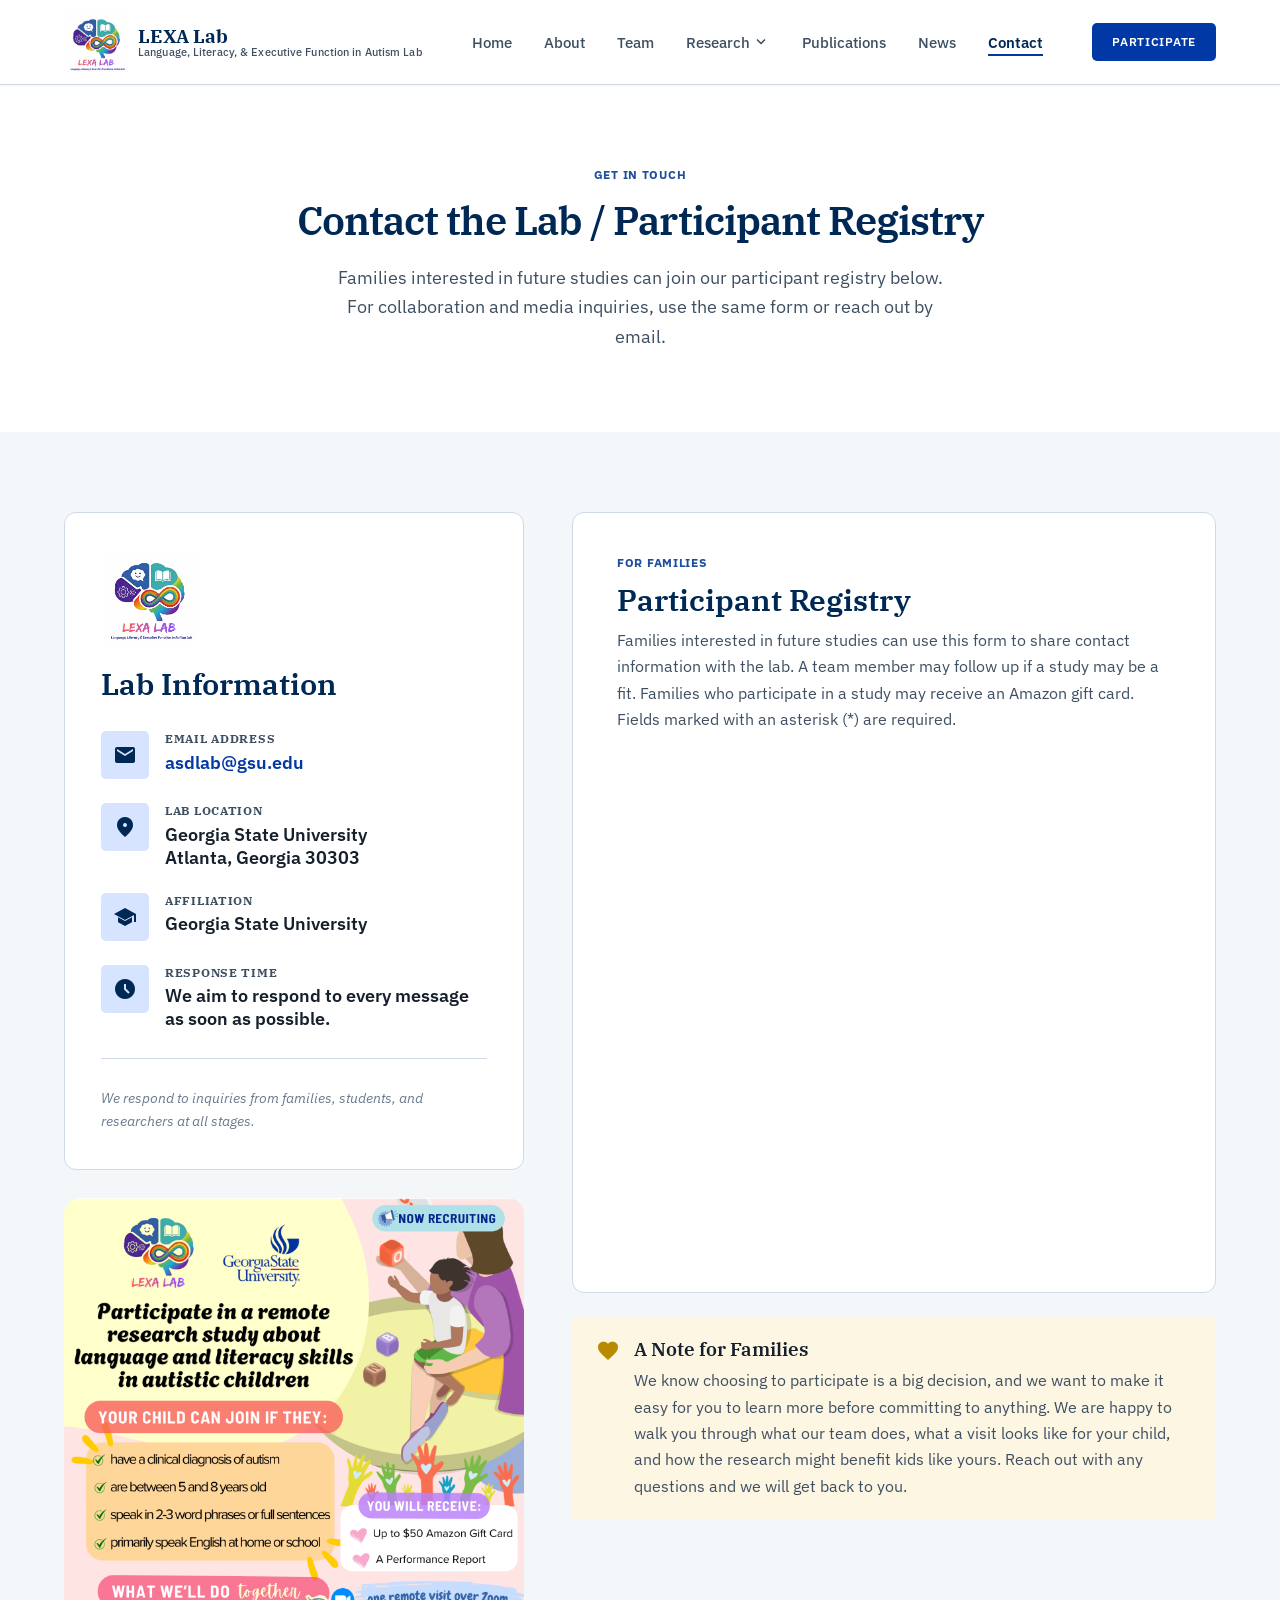
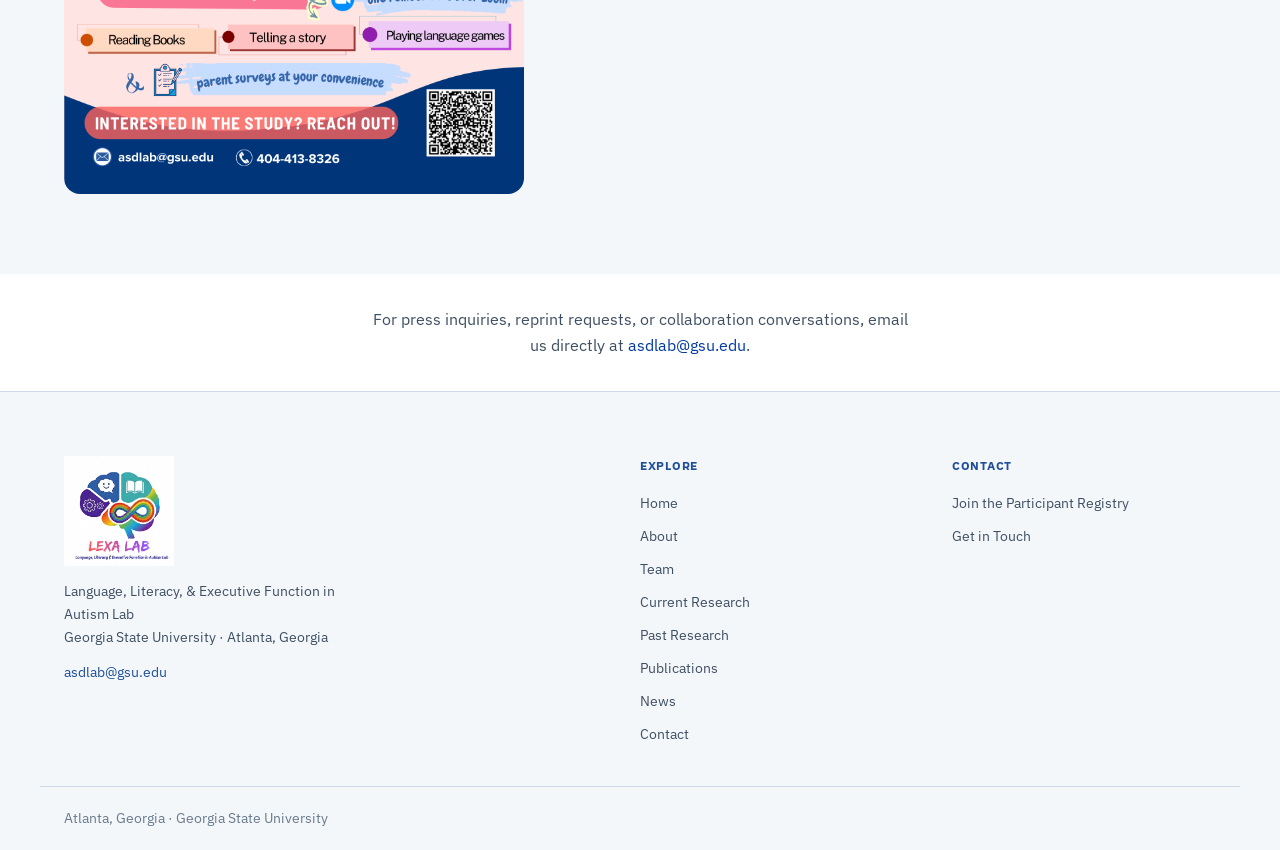
<file: contact.html>
<!DOCTYPE html>
<html lang="en">
<head>
  <meta charset="UTF-8" />
  <meta name="viewport" content="width=device-width, initial-scale=1.0" />
  <meta name="description" content="Contact LEXA Lab at Georgia State University or join our participant registry. Families interested in future studies can share their information here. A team member will follow up if a study may be a fit." />
  <title>Contact / Participant Registry | LEXA Lab — Georgia State University</title>

  <!-- Fonts -->
  <link rel="preconnect" href="https://fonts.googleapis.com" />
  <link rel="preconnect" href="https://fonts.gstatic.com" crossorigin />
  <link href="https://fonts.googleapis.com/css2?family=IBM+Plex+Serif:ital,wght@0,400;0,500;0,600;0,700;1,400&family=IBM+Plex+Sans:ital,wght@0,400;0,500;0,600;0,700;1,400&display=swap" rel="stylesheet" />
  <link href="https://fonts.googleapis.com/css2?family=Material+Symbols+Outlined:opsz,wght,FILL,GRAD@20..48,100..700,0..1,-50..200" rel="stylesheet" />

  <link rel="stylesheet" href="assets/css/styles.css" />
</head>
<body>

  <a href="#main-content" class="skip-link">Skip to main content</a>

  <!-- ============================================================
       HEADER / NAVIGATION
       ============================================================ -->
  <header class="site-header" role="banner">
    <div class="nav-inner">
      <a href="/" class="nav-logo" aria-label="LEXA Lab — Home">
        <div class="nav-logo-icon" aria-hidden="true">
          <img src="assets/images/lexa-lab-logo.png" alt="" class="nav-logo-brand-img" />
        </div>
        <div class="nav-logo-text">
          <span class="nav-logo-name">LEXA Lab</span>
          <span class="nav-logo-sub">Language, Literacy, &amp; Executive Function in Autism Lab</span>
        </div>
      </a>

      <!-- Update this navigation if additional pages are added in the future. -->
      <nav aria-label="Main navigation">
        <ul class="nav-links" role="list">
          <li><a href="/"        class="nav-link">Home</a></li>
          <li><a href="/about"        class="nav-link">About</a></li>
          <li><a href="/team"         class="nav-link">Team</a></li>
          <li class="nav-item-dropdown">
            <button class="nav-link nav-dropdown-toggle" aria-expanded="false" aria-haspopup="true">
              Research
              <span class="material-symbols-outlined" aria-hidden="true" style="font-size:18px;">expand_more</span>
            </button>
            <ul class="nav-dropdown-menu" role="menu">
              <li role="none"><a role="menuitem" href="/research" class="nav-dropdown-link">Current Research</a></li>
              <li role="none"><a role="menuitem" href="/past-research" class="nav-dropdown-link">Past Research</a></li>
            </ul>
          </li>
          <li><a href="/publications" class="nav-link">Publications</a></li>
          <li><a href="/news"          class="nav-link">News</a></li>
          <li><a href="/contact"      class="nav-link active" aria-current="page">Contact</a></li>
        </ul>
      </nav>

      <a href="#registry" class="btn-nav nav-cta" aria-label="Join the participant registry — scrolls to registry form">Participate</a>

      <button
        class="mobile-menu-btn"
        id="mobile-menu-btn"
        aria-label="Open navigation menu"
        aria-expanded="false"
        aria-controls="mobile-menu"
      >
        <span class="material-symbols-outlined" aria-hidden="true">menu</span>
      </button>
    </div>

    <nav id="mobile-menu" class="mobile-menu" aria-label="Mobile navigation">
      <a href="/"        class="mobile-nav-link">Home</a>
      <a href="/about"        class="mobile-nav-link">About</a>
      <a href="/team"         class="mobile-nav-link">Team</a>
      <span class="mobile-nav-group-label">Research</span>
      <a href="/research"      class="mobile-nav-link mobile-nav-sublink">Current Research</a>
      <a href="/past-research" class="mobile-nav-link mobile-nav-sublink">Past Research</a>
      <a href="/publications" class="mobile-nav-link">Publications</a>
      <a href="/news"        class="mobile-nav-link">News</a>
      <a href="/contact"      class="mobile-nav-link active" aria-current="page">Contact</a>
      <a href="#registry" class="btn-nav">Join the Participant Registry</a>
    </nav>
  </header>

  <!-- ============================================================
       MAIN CONTENT
       ============================================================ -->
  <main id="main-content">

    <!-- ──────────────────────────────────────────────────────────
         PAGE HERO — centered
         SQUARESPACE: Text block (centered) + Chip/badge
         ────────────────────────────────────────────────────────── -->
    <section class="page-hero section-pad" aria-labelledby="contact-heading">
      <div class="container">
        <div class="page-hero-center">
          <span class="section-label" style="display:block; text-align:center;">Get in Touch</span>
          <h1 id="contact-heading" class="display-heading" style="margin-top: 8px; text-align:center;">
            Contact the Lab / Participant Registry
          </h1>
          <p class="body-lg" style="margin-top: 20px; text-align:center; max-width: 620px; margin-left: auto; margin-right: auto;">
            Families interested in future studies can join our participant registry below. For collaboration and media inquiries, use the same form or reach out by email.
          </p>
        </div>
      </div>
    </section>

    <!-- ──────────────────────────────────────────────────────────
         CONTACT GRID: Info card (left) + Registry form (right)
         SQUARESPACE: Image block + Form block side by side
         ────────────────────────────────────────────────────────── -->
    <section class="section-pad" style="background: var(--clr-surface-alt);" aria-label="Contact information and participant registry">
      <div class="container">
        <div class="contact-grid">

          <!-- LEFT: Lab information + image -->
          <div style="display:flex; flex-direction:column; gap: 28px; min-width:0;">

            <div class="card" style="padding: 36px;">
              <img src="assets/images/lexa-lab-logo.png" alt="LEXA Lab logo"
                   style="height: 96px; width: auto; object-fit: contain; display: block; margin-bottom: 20px;" />
              <h2 style="font-family: var(--font-heading); font-size: var(--text-h2); font-weight:600; color:var(--clr-primary); margin-bottom: 28px;">
                Lab Information
              </h2>

              <div style="display:flex; flex-direction:column; gap: 24px;">

                <div class="info-row">
                  <div class="info-icon" aria-hidden="true">
                    <span class="material-symbols-outlined icon-filled">mail</span>
                  </div>
                  <div>
                    <h3>Email Address</h3>
                    <!-- REPLACE with actual lab email -->
                    <p><a href="mailto:asdlab@gsu.edu" style="color: var(--clr-primary-action);">asdlab@gsu.edu</a></p>
                  </div>
                </div>

                <div class="info-row">
                  <div class="info-icon" aria-hidden="true">
                    <span class="material-symbols-outlined icon-filled">location_on</span>
                  </div>
                  <div>
                    <h3>Lab Location</h3>
                    <p>
                      Georgia State University<br />
                      Atlanta, Georgia 30303
                    </p>
                  </div>
                </div>

                <div class="info-row">
                  <div class="info-icon" aria-hidden="true">
                    <span class="material-symbols-outlined icon-filled">school</span>
                  </div>
                  <div>
                    <h3>Affiliation</h3>
                    <p>Georgia State University</p>
                  </div>
                </div>

                <div class="info-row">
                  <div class="info-icon" aria-hidden="true">
                    <span class="material-symbols-outlined icon-filled">schedule</span>
                  </div>
                  <div>
                    <h3>Response Time</h3>
                    <p>We aim to respond to every message as soon as possible.</p>
                  </div>
                </div>

              </div>

              <hr style="border: none; border-top: 1px solid var(--clr-surface-border); margin: 28px 0;" />
              <p class="body-sm" style="font-style: italic;">
                We respond to inquiries from families, students, and researchers at all stages.
              </p>
            </div>

            <a href="assets/files/project-read-recruitment-flyer.pdf" target="_blank" rel="noopener" aria-label="Open the Project READ recruitment flyer as a PDF" style="display:block; width:100%; min-width:0;">
              <img
                src="assets/images/project-read-recruitment-flyer.png"
                alt="Project READ recruitment flyer for a remote language and literacy study for autistic children ages 5 to 8"
                loading="lazy"
                style="width:100%; height:auto; object-fit:contain; border-radius: var(--radius-2xl); display:block;"
              />
            </a>

          </div><!-- end left column -->

          <!-- RIGHT: Participant registry form -->
          <div id="registry" style="display:flex; flex-direction:column; gap: 24px;">

            <div class="card" style="padding: 40px 44px;">

              <span class="section-label" style="display:block; margin-bottom: 8px;">For Families</span>
              <h2 style="font-family: var(--font-heading); font-size: var(--text-h2); font-weight:600; color:var(--clr-primary); margin-bottom: 8px;">
                Participant Registry
              </h2>
              <p class="body-md" style="margin-bottom: 32px;">
                Families interested in future studies can use this form to share contact information with the lab. A team member may follow up if a study may be a fit. Families who participate in a study may receive an Amazon gift card. Fields marked with an asterisk (*) are required.
              </p>

              <!-- SQUARESPACE: Use a Form block for this section -->
              <!-- TODO: Connect this form to Squarespace, Formspree, or an approved final form handler before launch. -->
              <iframe width="640px" height="480px" src="https://forms.cloud.microsoft/Pages/ResponsePage.aspx?id=PddaUV6NaUGJXJeJ3HQqcBixgfLcKH9LqUlxzf63Pw5UMk42WTVZUEY5SDNDSzNSMVVNTFlZWDNaOS4u&embed=true" frameborder="0" marginwidth="0" marginheight="0" style="border: none; max-width:100%; max-height:100vh" allowfullscreen webkitallowfullscreen mozallowfullscreen msallowfullscreen> </iframe>
            </div>

            <!-- Warm community note -->
            <div class="callout-warm">
              <span class="material-symbols-outlined callout-icon icon-filled" aria-hidden="true">favorite</span>
              <div>
                <h4>A Note for Families</h4>
                <p>
                  We know choosing to participate is a big decision, and we want to make it easy for you to learn more before committing to anything. We are happy to walk you through what our team does, what a visit looks like for your child, and how the research might benefit kids like yours. Reach out with any questions and we will get back to you.
                </p>
              </div>
            </div>

          </div><!-- end right column -->

        </div>
      </div>
    </section>

    <!-- ──────────────────────────────────────────────────────────
         OTHER INQUIRIES — slim callout
         SQUARESPACE: Text block — simple centered note
         ────────────────────────────────────────────────────────── -->
    <section class="section-pad" style="background: var(--clr-surface); padding-top: 32px; padding-bottom: 32px;" aria-label="Other contact options">
      <div class="container">
        <p class="body-md" style="text-align: center; max-width: 540px; margin: 0 auto;">
          For press inquiries, reprint requests, or collaboration conversations, email us directly at
          <a href="mailto:asdlab@gsu.edu" style="color: var(--clr-primary-action);">asdlab@gsu.edu</a>.
        </p>
      </div>
    </section>

  </main>

  <!-- ============================================================
       FOOTER
       ============================================================ -->
  <footer class="site-footer" role="contentinfo">
    <div class="footer-inner">
      <div>
        <img src="assets/images/lexa-lab-logo.png" alt="LEXA Lab logo" class="footer-logo-img" />
        <p class="footer-brand-sub">
          Language, Literacy, &amp; Executive Function in Autism Lab<br />
          Georgia State University · Atlanta, Georgia
        </p>
        <p style="margin-top: 12px; font-size: var(--text-sm); color: var(--clr-text-soft);">
          <a href="mailto:asdlab@gsu.edu" style="color: var(--clr-secondary);">asdlab@gsu.edu</a>
        </p>
      </div>
      <div>
        <span class="footer-col-label">Explore</span>
        <nav class="footer-links" aria-label="Footer navigation">
          <a href="/">Home</a>
          <a href="/about">About</a>
          <a href="/team">Team</a>
          <a href="/research">Current Research</a>
          <a href="/past-research">Past Research</a>
          <a href="/publications">Publications</a>
          <a href="/news">News</a>
          <a href="/contact">Contact</a>
        </nav>
      </div>
      <div>
        <span class="footer-col-label">Contact</span>
        <nav class="footer-links" aria-label="Footer contact links">
          <a href="/contact#registry">Join the Participant Registry</a>
          <a href="/contact">Get in Touch</a>
        </nav>
      </div>
    </div>
    <div class="footer-bottom">
      <p class="footer-copy">Atlanta, Georgia · Georgia State University</p>
    </div>
  </footer>

  <script src="assets/js/nav.js"></script>
</body>
</html>
</file>
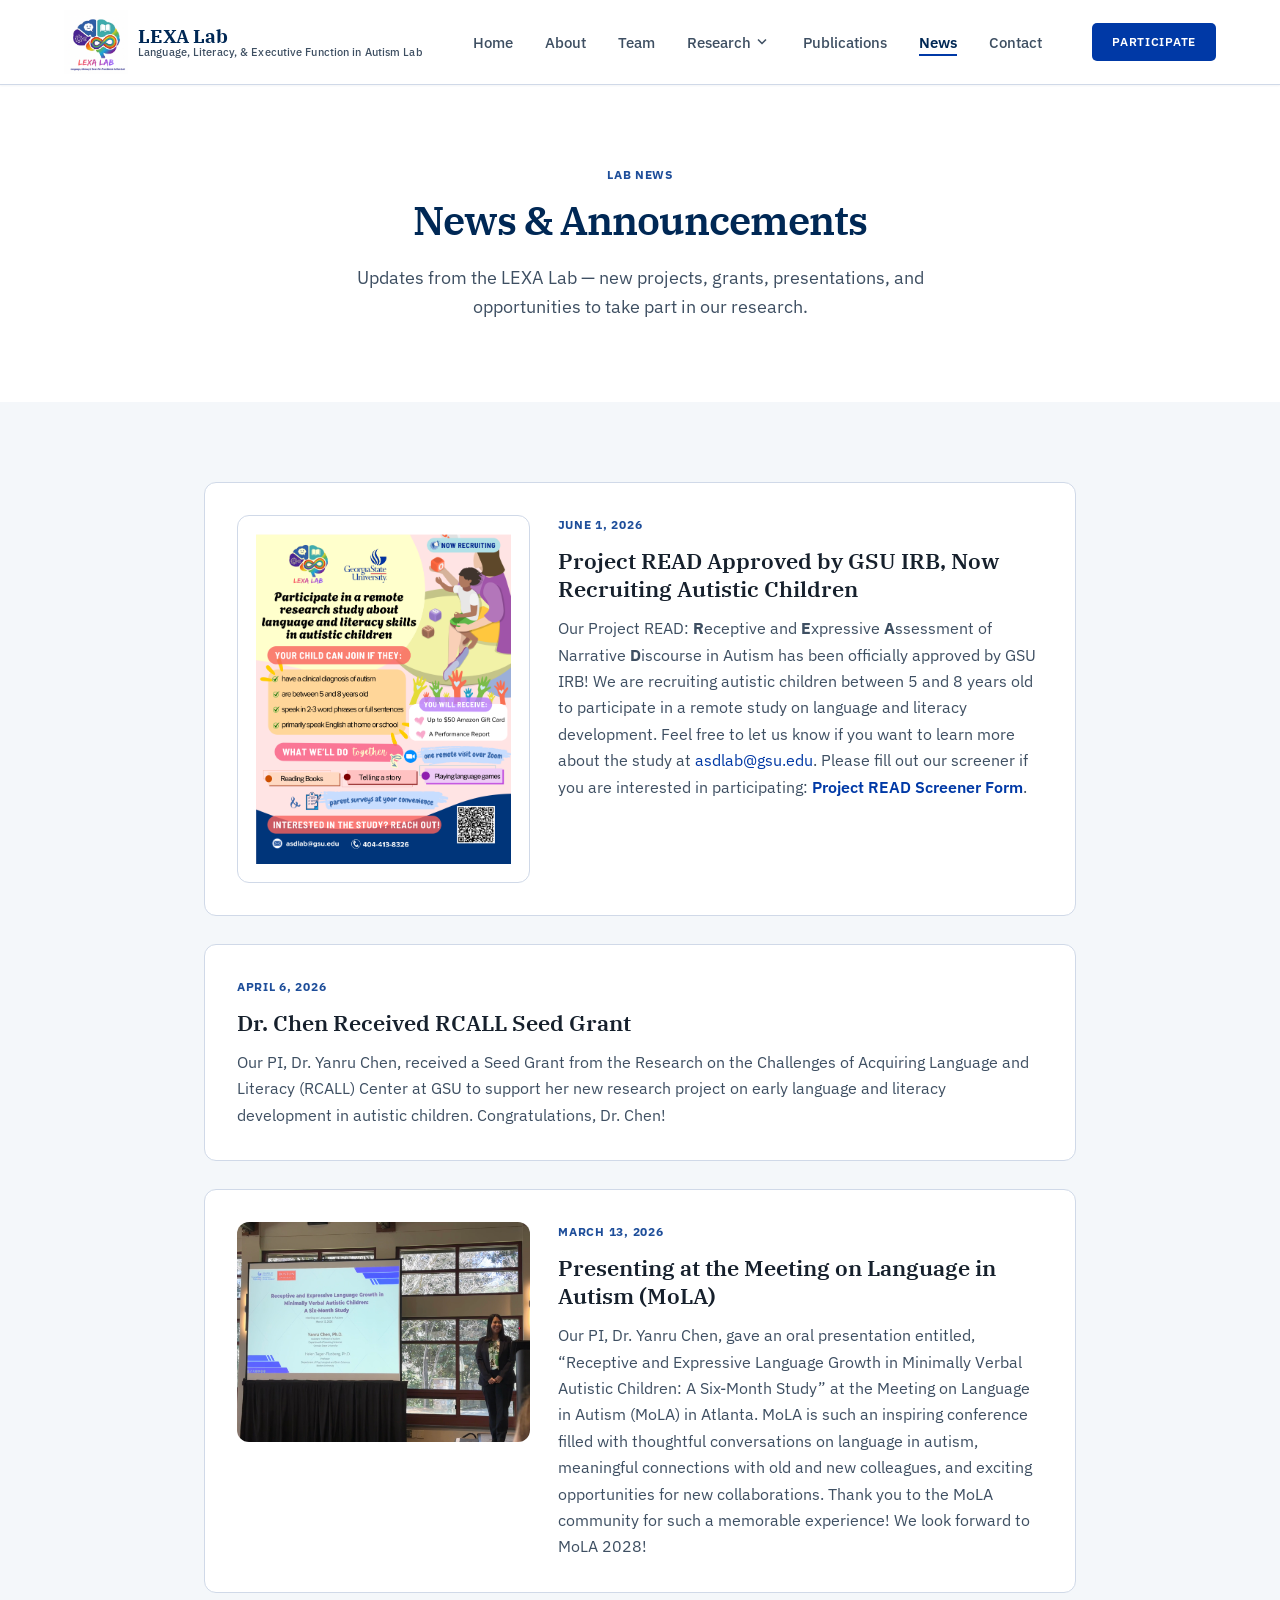
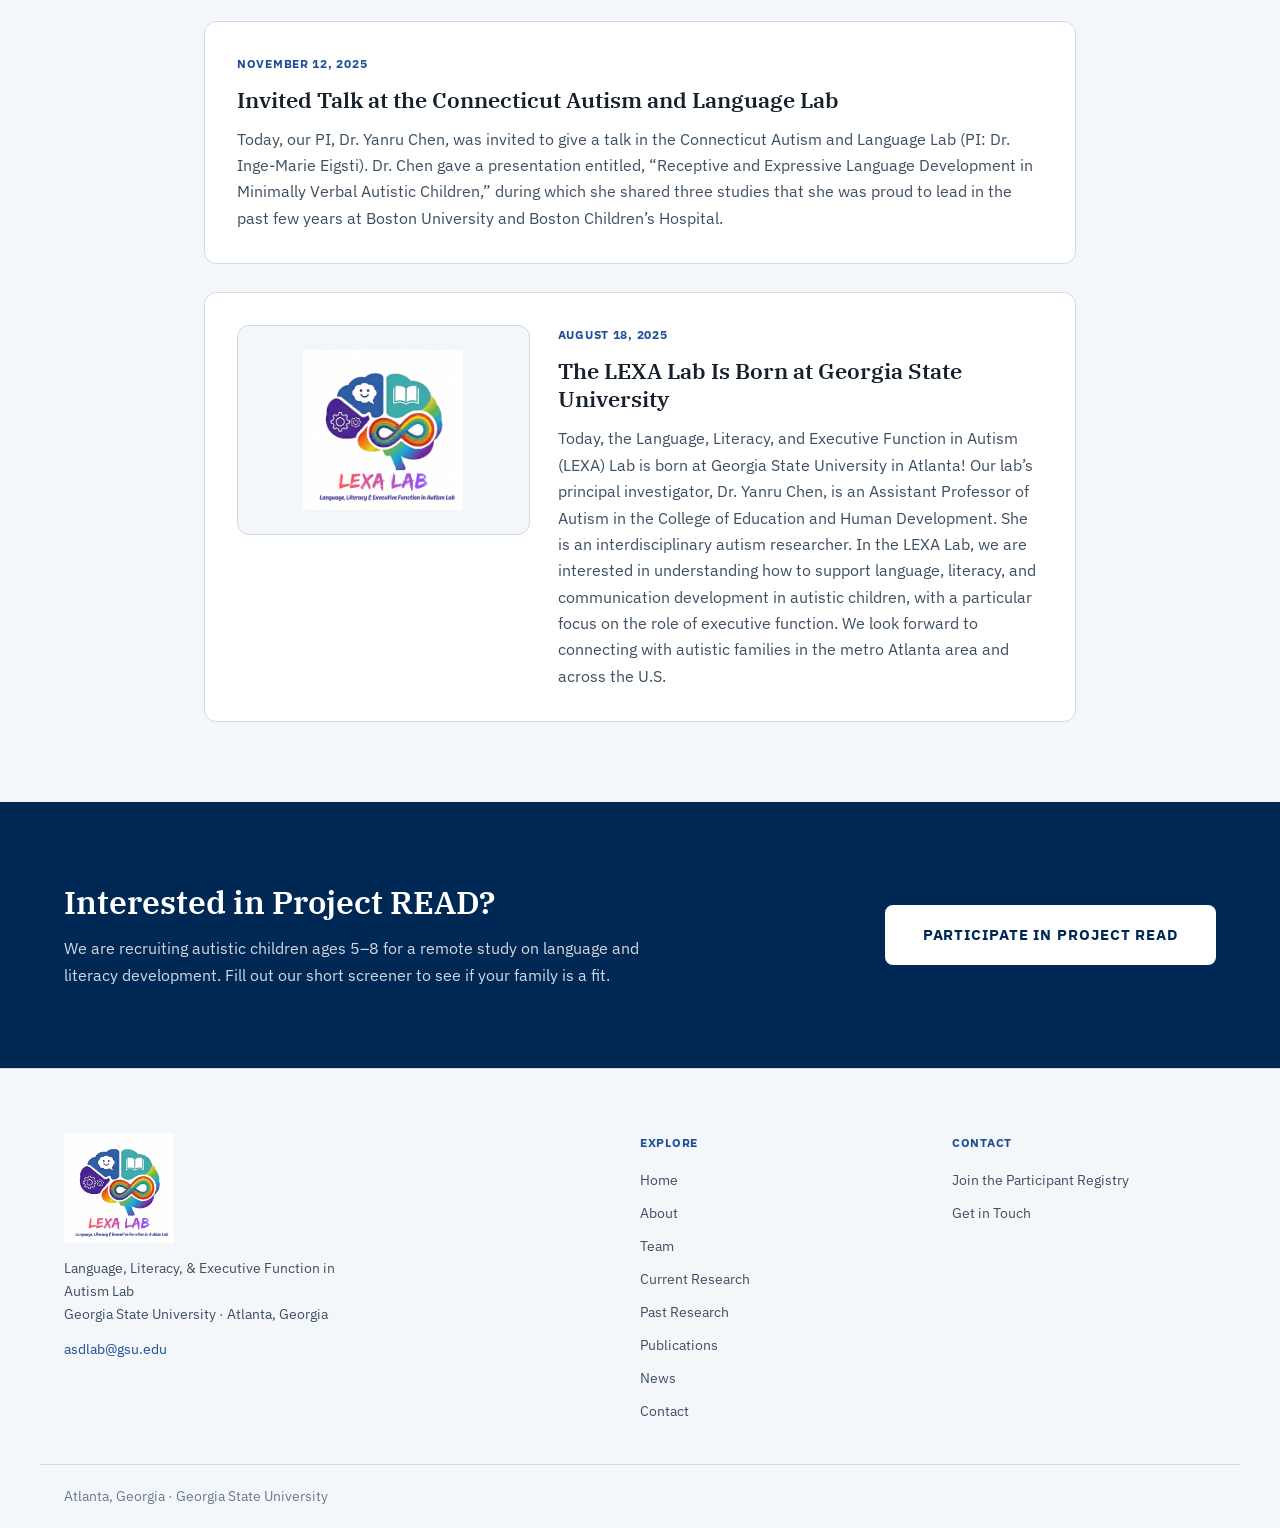
<file: news.html>
<!DOCTYPE html>
<html lang="en">
<head>
  <meta charset="UTF-8" />
  <meta name="viewport" content="width=device-width, initial-scale=1.0" />
  <meta name="description" content="News and announcements from LEXA Lab at Georgia State University — new projects, grants, presentations, and study recruitment for the Language, Literacy, & Executive Function in Autism Lab." />
  <title>News | LEXA Lab — Georgia State University</title>

  <!-- Fonts: IBM Plex Serif (headings) + IBM Plex Sans (body) + Material Symbols -->
  <link rel="preconnect" href="https://fonts.googleapis.com" />
  <link rel="preconnect" href="https://fonts.gstatic.com" crossorigin />
  <link href="https://fonts.googleapis.com/css2?family=IBM+Plex+Serif:ital,wght@0,400;0,500;0,600;0,700;1,400&family=IBM+Plex+Sans:ital,wght@0,400;0,500;0,600;0,700;1,400&display=swap" rel="stylesheet" />
  <link href="https://fonts.googleapis.com/css2?family=Material+Symbols+Outlined:opsz,wght,FILL,GRAD@20..48,100..700,0..1,-50..200" rel="stylesheet" />

  <link rel="stylesheet" href="assets/css/styles.css" />
</head>
<body>

  <a href="#main-content" class="skip-link">Skip to main content</a>

  <!-- ============================================================
       HEADER / NAVIGATION
       SQUARESPACE: Header block — Fixed — Background: White
       ============================================================ -->
  <header class="site-header" role="banner">
    <div class="nav-inner">

      <a href="/" class="nav-logo" aria-label="LEXA Lab — Home">
        <div class="nav-logo-icon" aria-hidden="true">
          <img src="assets/images/lexa-lab-logo.png" alt="" class="nav-logo-brand-img" />
        </div>
        <div class="nav-logo-text">
          <span class="nav-logo-name">LEXA Lab</span>
          <span class="nav-logo-sub">Language, Literacy, &amp; Executive Function in Autism Lab</span>
        </div>
      </a>

      <!-- Update this navigation if additional pages are added in the future. -->
      <nav aria-label="Main navigation">
        <ul class="nav-links" role="list">
          <li><a href="/"        class="nav-link">Home</a></li>
          <li><a href="/about"        class="nav-link">About</a></li>
          <li><a href="/team"         class="nav-link">Team</a></li>
          <li class="nav-item-dropdown">
            <button class="nav-link nav-dropdown-toggle" aria-expanded="false" aria-haspopup="true">
              Research
              <span class="material-symbols-outlined" aria-hidden="true" style="font-size:18px;">expand_more</span>
            </button>
            <ul class="nav-dropdown-menu" role="menu">
              <li role="none"><a role="menuitem" href="/research" class="nav-dropdown-link">Current Research</a></li>
              <li role="none"><a role="menuitem" href="/past-research" class="nav-dropdown-link">Past Research</a></li>
            </ul>
          </li>
          <li><a href="/publications" class="nav-link">Publications</a></li>
          <li><a href="/news"          class="nav-link active" aria-current="page">News</a></li>
          <li><a href="/contact"      class="nav-link">Contact</a></li>
        </ul>
      </nav>

      <a href="/contact#registry" class="btn-nav nav-cta" aria-label="Join the participant registry — opens contact page">Participate</a>

      <button
        class="mobile-menu-btn"
        id="mobile-menu-btn"
        aria-label="Open navigation menu"
        aria-expanded="false"
        aria-controls="mobile-menu"
      >
        <span class="material-symbols-outlined" aria-hidden="true">menu</span>
      </button>
    </div>

    <nav id="mobile-menu" class="mobile-menu" aria-label="Mobile navigation">
      <a href="/"        class="mobile-nav-link">Home</a>
      <a href="/about"        class="mobile-nav-link">About</a>
      <a href="/team"         class="mobile-nav-link">Team</a>
      <span class="mobile-nav-group-label">Research</span>
      <a href="/research"      class="mobile-nav-link mobile-nav-sublink">Current Research</a>
      <a href="/past-research" class="mobile-nav-link mobile-nav-sublink">Past Research</a>
      <a href="/publications" class="mobile-nav-link">Publications</a>
      <a href="/news"        class="mobile-nav-link active" aria-current="page">News</a>
      <a href="/contact"      class="mobile-nav-link">Contact</a>
      <a href="/contact#registry" class="btn-nav">Participate in a Study</a>
    </nav>
  </header>

  <!-- ============================================================
       MAIN CONTENT
       ============================================================ -->
  <main id="main-content">

    <!-- ──────────────────────────────────────────────────────────
         PAGE HERO — centered intro
         SQUARESPACE: Text block (centered, large)
         ────────────────────────────────────────────────────────── -->
    <section class="page-hero section-pad" aria-labelledby="news-heading">
      <div class="container">
        <div class="page-hero-center">
          <span class="section-label" style="display:block; text-align:center;">Lab News</span>
          <h1 id="news-heading" class="display-heading" style="margin-top: 8px; text-align: center;">
            News &amp; Announcements
          </h1>
          <p class="body-lg" style="margin-top: 20px; text-align: center; max-width: 600px; margin-left: auto; margin-right: auto;">
            Updates from the LEXA Lab — new projects, grants, presentations, and opportunities to take part in our research.
          </p>
        </div>
      </div>
    </section>

    <!-- ──────────────────────────────────────────────────────────
         NEWS FEED — newest first
         SQUARESPACE: Blog / Summary block. To add an item, copy an
         <article> and place it at the top. Keep the single most-recent
         item mirrored in the "Latest News" block on index.html.
         ────────────────────────────────────────────────────────── -->
    <section class="section-pad" style="background: var(--clr-surface-alt);" aria-label="News items">
      <div class="container" style="max-width: 920px;">

        <!-- ITEM: June 1, 2026 — Project READ IRB approval -->
        <article class="card" style="display:flex; gap:28px; flex-wrap:wrap; align-items:flex-start; margin-bottom:28px;">
          <div style="flex:1 1 220px; min-height:200px; border-radius: var(--radius-xl); background: var(--clr-surface); border: 1px solid var(--clr-surface-border); display:flex; align-items:center; justify-content:center; padding:18px;">
            <a href="assets/files/project-read-recruitment-flyer.pdf" target="_blank" rel="noopener" aria-label="Open the Project READ recruitment flyer as a PDF">
              <img src="assets/images/project-read-recruitment-flyer.png" alt="Project READ recruitment flyer for a remote language and literacy study for autistic children ages 5 to 8" loading="lazy" style="width:100%; max-height:340px; object-fit:contain; display:block;" />
            </a>
          </div>
          <div style="flex:2 1 340px;">
            <span class="section-label">June 1, 2026</span>
            <h2 class="card-heading" style="margin-top:6px;">Project READ Approved by GSU IRB, Now Recruiting Autistic Children</h2>
            <p class="body-md">
              Our Project READ: <strong>R</strong>eceptive and <strong>E</strong>xpressive
              <strong>A</strong>ssessment of Narrative <strong>D</strong>iscourse in Autism has been
              officially approved by GSU IRB! We are recruiting autistic children between 5 and 8 years
              old to participate in a remote study on language and literacy development. Feel free to let
              us know if you want to learn more about the study at
              <a href="mailto:asdlab@gsu.edu" style="color: var(--clr-primary-action);">asdlab@gsu.edu</a>.
              Please fill out our screener if you are interested in participating:
              <a href="https://forms.cloud.microsoft/r/W8QFnat8qS" target="_blank" rel="noopener"
                 style="color: var(--clr-primary-action); font-weight:600;">Project READ Screener Form</a>.
            </p>
          </div>
        </article>

        <!-- ITEM: April 6, 2026 — RCALL Seed Grant (no image) -->
        <article class="card" style="margin-bottom:28px;">
          <span class="section-label">April 6, 2026</span>
          <h2 class="card-heading" style="margin-top:6px;">Dr. Chen Received RCALL Seed Grant</h2>
          <p class="body-md">
            Our PI, Dr. Yanru Chen, received a Seed Grant from the Research on the Challenges of Acquiring
            Language and Literacy (RCALL) Center at GSU to support her new research project on early
            language and literacy development in autistic children. Congratulations, Dr. Chen!
          </p>
        </article>

        <!-- ITEM: March 13, 2026 — MoLA presentation -->
        <article class="card" style="display:flex; gap:28px; flex-wrap:wrap; align-items:flex-start; margin-bottom:28px;">
          <img src="assets/images/mola-presentation.jpg" alt="Dr. Yanru Chen presenting at the Meeting on Language in Autism" style="flex:1 1 220px; width:100%; max-width:320px; height:220px; object-fit:cover; object-position:center; border-radius: var(--radius-xl);" />
          <div style="flex:2 1 340px;">
            <span class="section-label">March 13, 2026</span>
            <h2 class="card-heading" style="margin-top:6px;">Presenting at the Meeting on Language in Autism (MoLA)</h2>
            <p class="body-md">
              Our PI, Dr. Yanru Chen, gave an oral presentation entitled, “Receptive and Expressive
              Language Growth in Minimally Verbal Autistic Children: A Six-Month Study” at the Meeting on
              Language in Autism (MoLA) in Atlanta. MoLA is such an inspiring conference filled with
              thoughtful conversations on language in autism, meaningful connections with old and new
              colleagues, and exciting opportunities for new collaborations. Thank you to the MoLA
              community for such a memorable experience! We look forward to MoLA 2028!
            </p>
          </div>
        </article>

        <!-- ITEM: November 12, 2025 — Connecticut Autism and Language Lab talk (no image) -->
        <article class="card" style="margin-bottom:28px;">
          <span class="section-label">November 12, 2025</span>
          <h2 class="card-heading" style="margin-top:6px;">Invited Talk at the Connecticut Autism and Language Lab</h2>
          <p class="body-md">
            Today, our PI, Dr. Yanru Chen, was invited to give a talk in the Connecticut Autism and
            Language Lab (PI: Dr. Inge-Marie Eigsti). Dr. Chen gave a presentation entitled, “Receptive
            and Expressive Language Development in Minimally Verbal Autistic Children,” during which she
            shared three studies that she was proud to lead in the past few years at Boston University and
            Boston Children’s Hospital.
          </p>
        </article>

        <!-- ITEM: August 18, 2025 — Lab founded (image: LEXA Lab logo) -->
        <article class="card" style="display:flex; gap:28px; flex-wrap:wrap; align-items:flex-start;">
          <div style="flex:1 1 220px; min-height:200px; border-radius: var(--radius-xl); background: var(--clr-surface-alt); border:1px solid var(--clr-surface-border); display:flex; align-items:center; justify-content:center; padding:24px;">
            <img src="assets/images/lexa-lab-logo.png" alt="LEXA Lab logo" style="max-height:160px; width:auto;" />
          </div>
          <div style="flex:2 1 340px;">
            <span class="section-label">August 18, 2025</span>
            <h2 class="card-heading" style="margin-top:6px;">The LEXA Lab Is Born at Georgia State University</h2>
            <p class="body-md">
              Today, the Language, Literacy, and Executive Function in Autism (LEXA) Lab is born at Georgia
              State University in Atlanta! Our lab’s principal investigator, Dr. Yanru Chen, is an Assistant
              Professor of Autism in the College of Education and Human Development. She is an
              interdisciplinary autism researcher. In the LEXA Lab, we are interested in understanding how
              to support language, literacy, and communication development in autistic children, with a
              particular focus on the role of executive function. We look forward to connecting with
              autistic families in the metro Atlanta area and across the U.S.
            </p>
          </div>
        </article>

      </div>
    </section>

    <!-- ──────────────────────────────────────────────────────────
         CTA BANNER
         SQUARESPACE: Banner block — Navy background
         ────────────────────────────────────────────────────────── -->
    <section class="cta-banner" aria-labelledby="news-cta-heading">
      <div class="container">
        <div class="cta-2col">
          <div class="cta-text">
            <h2 id="news-cta-heading" style="font-size: clamp(24px, 3.5vw, 32px); margin-bottom: 12px;">
              Interested in Project READ?
            </h2>
            <p>
              We are recruiting autistic children ages 5–8 for a remote study on language and literacy
              development. Fill out our short screener to see if your family is a fit.
            </p>
          </div>
          <div style="flex-shrink: 0;">
            <a href="https://forms.cloud.microsoft/r/W8QFnat8qS" target="_blank" rel="noopener" class="btn btn-on-dark btn-lg">Participate in Project READ</a>
          </div>
        </div>
      </div>
    </section>

  </main>

  <!-- ============================================================
       FOOTER
       SQUARESPACE: Footer block — 3-column layout
       ============================================================ -->
  <footer class="site-footer" role="contentinfo">
    <div class="footer-inner">

      <div>
        <img src="assets/images/lexa-lab-logo.png" alt="LEXA Lab logo" class="footer-logo-img" />
        <p class="footer-brand-sub">
          Language, Literacy, &amp; Executive Function in Autism Lab<br />
          Georgia State University · Atlanta, Georgia
        </p>
        <p style="margin-top: 12px; font-size: var(--text-sm); color: var(--clr-text-soft);">
          <a href="mailto:asdlab@gsu.edu" style="color: var(--clr-secondary);">asdlab@gsu.edu</a>
        </p>
      </div>

      <div>
        <span class="footer-col-label">Explore</span>
        <nav class="footer-links" aria-label="Footer navigation">
          <a href="/">Home</a>
          <a href="/about">About</a>
          <a href="/team">Team</a>
          <a href="/research">Current Research</a>
          <a href="/past-research">Past Research</a>
          <a href="/publications">Publications</a>
          <a href="/news">News</a>
          <a href="/contact">Contact</a>
        </nav>
      </div>

      <div>
        <span class="footer-col-label">Contact</span>
        <nav class="footer-links" aria-label="Footer contact links">
          <a href="/contact#registry">Join the Participant Registry</a>
          <a href="/contact">Get in Touch</a>
        </nav>
      </div>

    </div>

    <div class="footer-bottom">
      <p class="footer-copy">Atlanta, Georgia · Georgia State University</p>
    </div>
  </footer>

  <script src="assets/js/nav.js"></script>
</body>
</html>
</file>
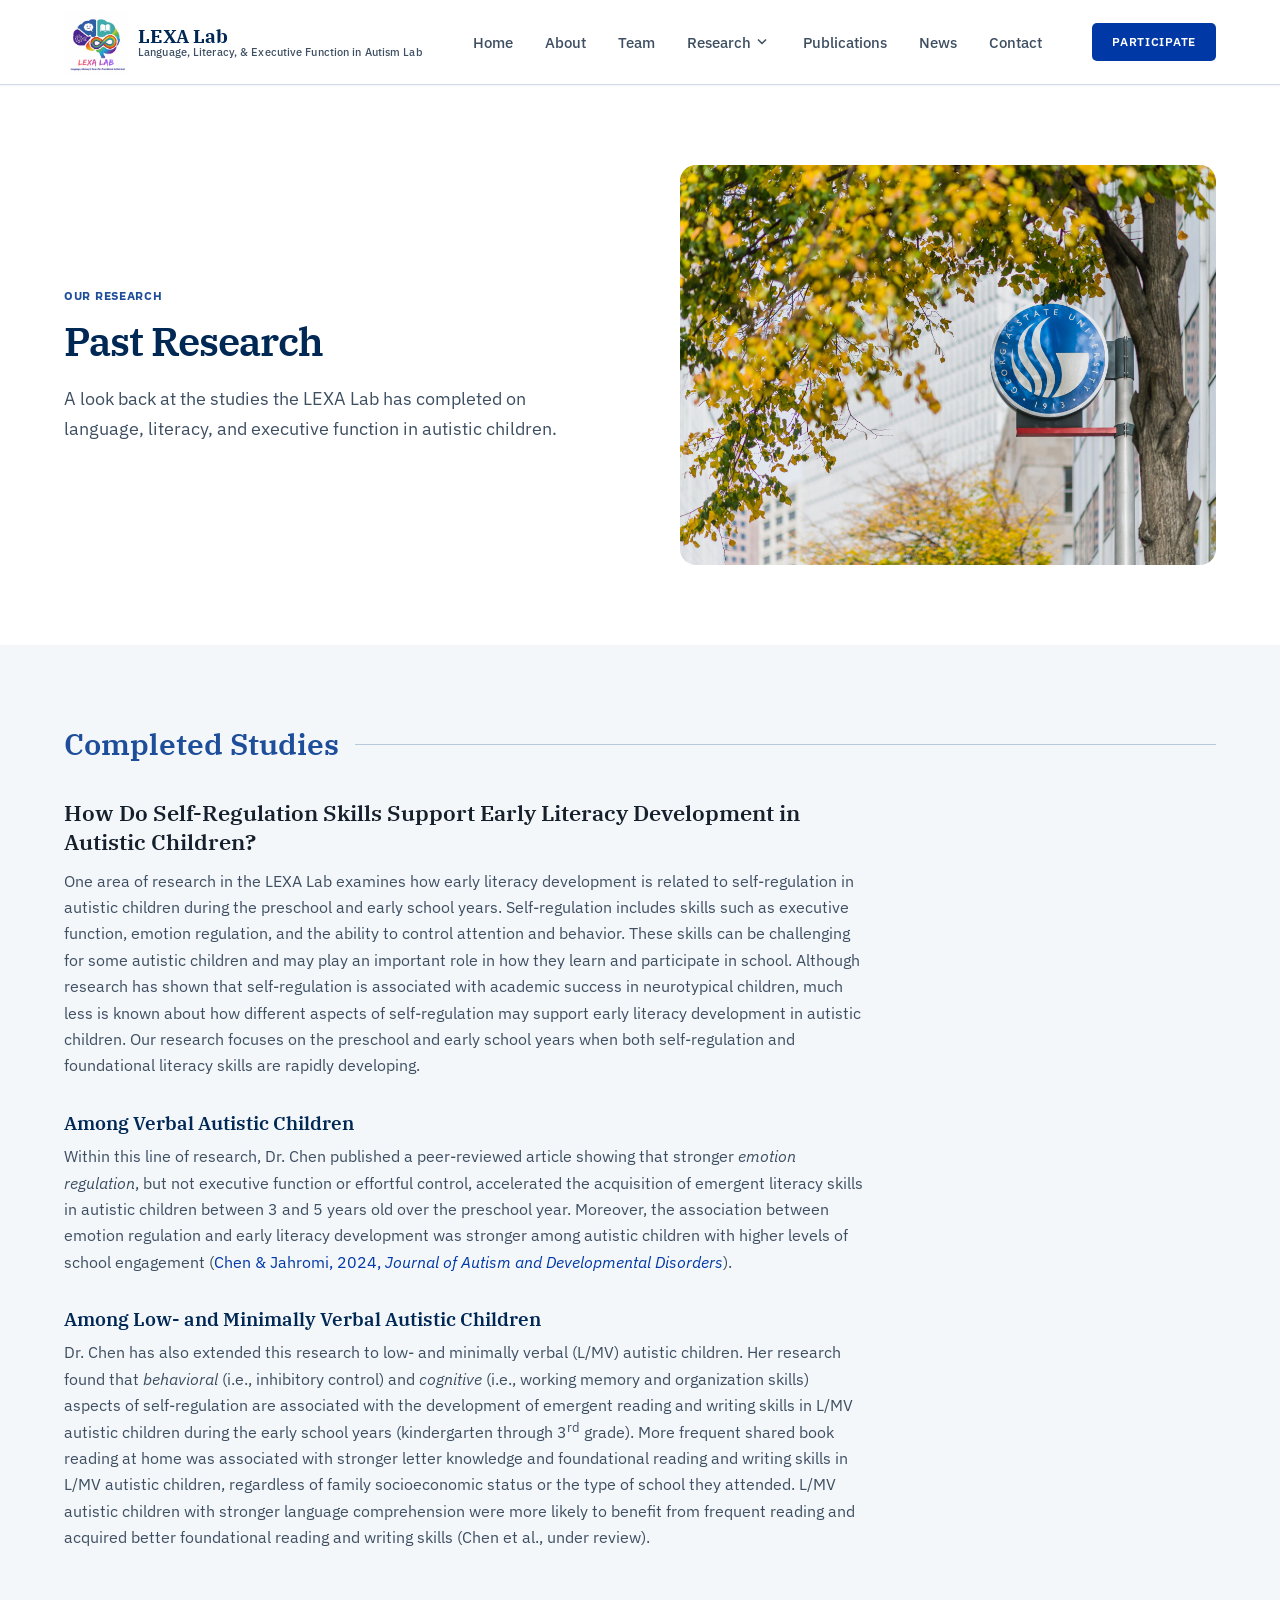
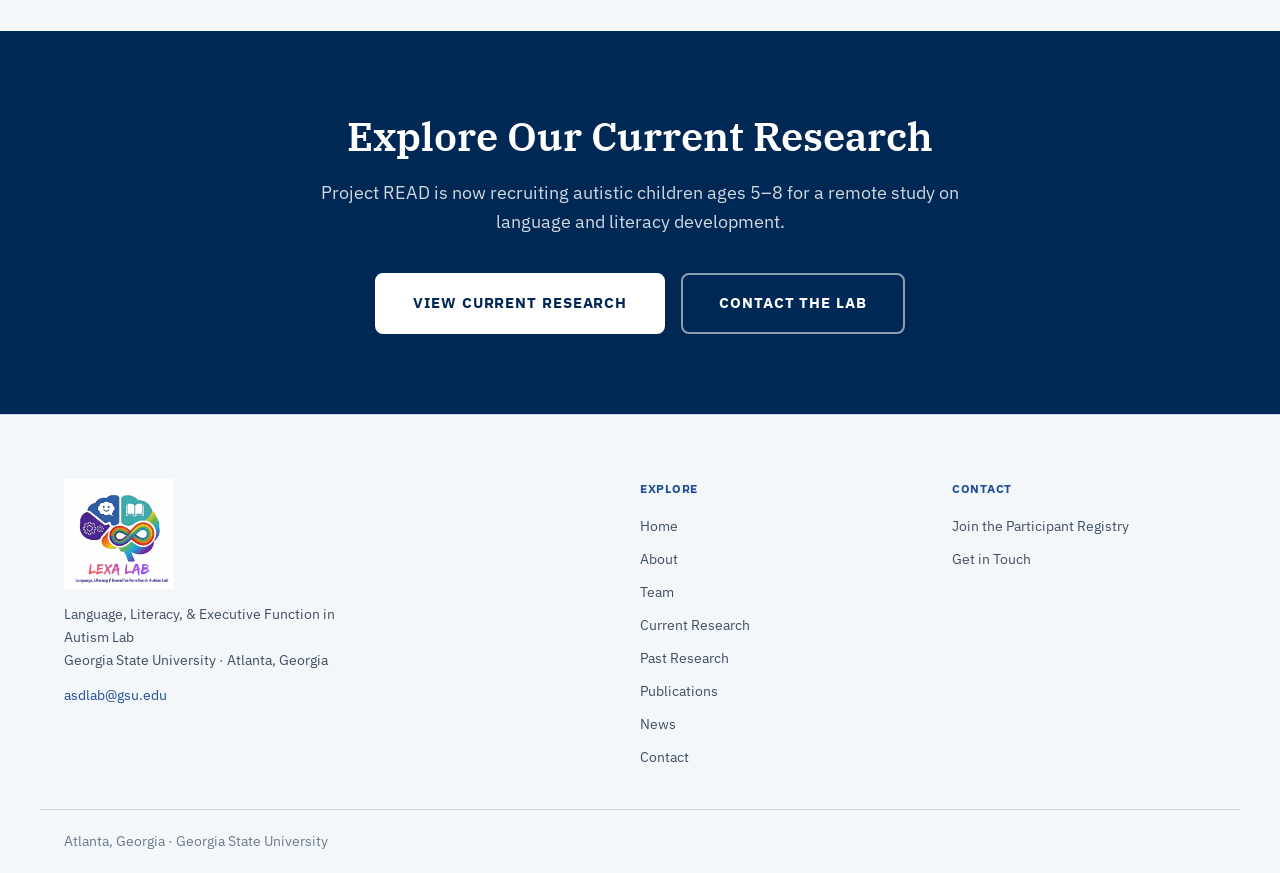
<file: past-research.html>
<!DOCTYPE html>
<html lang="en">
<head>
  <meta charset="UTF-8" />
  <meta name="viewport" content="width=device-width, initial-scale=1.0" />
  <meta name="description" content="Past research from LEXA Lab at Georgia State University — completed studies on language, literacy, and executive function in autistic children and their families." />
  <title>Past Research | LEXA Lab — Georgia State University</title>

  <!-- Fonts: IBM Plex Serif (headings) + IBM Plex Sans (body) + Material Symbols -->
  <link rel="preconnect" href="https://fonts.googleapis.com" />
  <link rel="preconnect" href="https://fonts.gstatic.com" crossorigin />
  <link href="https://fonts.googleapis.com/css2?family=IBM+Plex+Serif:ital,wght@0,400;0,500;0,600;0,700;1,400&family=IBM+Plex+Sans:ital,wght@0,400;0,500;0,600;0,700;1,400&display=swap" rel="stylesheet" />
  <link href="https://fonts.googleapis.com/css2?family=Material+Symbols+Outlined:opsz,wght,FILL,GRAD@20..48,100..700,0..1,-50..200" rel="stylesheet" />

  <link rel="stylesheet" href="assets/css/styles.css" />
</head>
<body>

  <a href="#main-content" class="skip-link">Skip to main content</a>

  <!-- ============================================================
       HEADER / NAVIGATION
       SQUARESPACE: Header block — Fixed — Background: White
       ============================================================ -->
  <header class="site-header" role="banner">
    <div class="nav-inner">

      <a href="/" class="nav-logo" aria-label="LEXA Lab — Home">
        <div class="nav-logo-icon" aria-hidden="true">
          <img src="assets/images/lexa-lab-logo.png" alt="" class="nav-logo-brand-img" />
        </div>
        <div class="nav-logo-text">
          <span class="nav-logo-name">LEXA Lab</span>
          <span class="nav-logo-sub">Language, Literacy, &amp; Executive Function in Autism Lab</span>
        </div>
      </a>

      <!-- Update this navigation if additional pages are added in the future. -->
      <nav aria-label="Main navigation">
        <ul class="nav-links" role="list">
          <li><a href="/"        class="nav-link">Home</a></li>
          <li><a href="/about"        class="nav-link">About</a></li>
          <li><a href="/team"         class="nav-link">Team</a></li>
          <li class="nav-item-dropdown">
            <button class="nav-link nav-dropdown-toggle" aria-expanded="false" aria-haspopup="true">
              Research
              <span class="material-symbols-outlined" aria-hidden="true" style="font-size:18px;">expand_more</span>
            </button>
            <ul class="nav-dropdown-menu" role="menu">
              <li role="none"><a role="menuitem" href="/research" class="nav-dropdown-link">Current Research</a></li>
              <li role="none"><a role="menuitem" href="/past-research" class="nav-dropdown-link">Past Research</a></li>
            </ul>
          </li>
          <li><a href="/publications" class="nav-link">Publications</a></li>
          <li><a href="/news"          class="nav-link">News</a></li>
          <li><a href="/contact"      class="nav-link">Contact</a></li>
        </ul>
      </nav>

      <a href="/contact#registry" class="btn-nav nav-cta" aria-label="Join the participant registry — opens contact page">Participate</a>

      <button
        class="mobile-menu-btn"
        id="mobile-menu-btn"
        aria-label="Open navigation menu"
        aria-expanded="false"
        aria-controls="mobile-menu"
      >
        <span class="material-symbols-outlined" aria-hidden="true">menu</span>
      </button>
    </div>

    <nav id="mobile-menu" class="mobile-menu" aria-label="Mobile navigation">
      <a href="/"        class="mobile-nav-link">Home</a>
      <a href="/about"        class="mobile-nav-link">About</a>
      <a href="/team"         class="mobile-nav-link">Team</a>
      <span class="mobile-nav-group-label">Research</span>
      <a href="/research"      class="mobile-nav-link mobile-nav-sublink">Current Research</a>
      <a href="/past-research" class="mobile-nav-link mobile-nav-sublink">Past Research</a>
      <a href="/publications" class="mobile-nav-link">Publications</a>
      <a href="/news"        class="mobile-nav-link">News</a>
      <a href="/contact"      class="mobile-nav-link">Contact</a>
      <a href="/contact#registry" class="btn-nav">Participate in a Study</a>
    </nav>
  </header>

  <!-- ============================================================
       MAIN CONTENT
       ============================================================ -->
  <main id="main-content">

    <!-- ──────────────────────────────────────────────────────────
         PAGE HERO
         SQUARESPACE: Banner block — 2-column layout
         ────────────────────────────────────────────────────────── -->
    <section class="page-hero" aria-labelledby="past-heading">
      <div class="container grid-2 gap-lg">

        <div>
          <span class="section-label">Our Research</span>
          <h1 id="past-heading" class="display-heading" style="margin-top: 8px;">
            Past Research
          </h1>
          <p class="body-lg" style="margin-top: 20px; max-width: 500px;">
            A look back at the studies the LEXA Lab has completed on language, literacy, and executive function in autistic children.
          </p>
        </div>

        <!-- GSU campus stock image used as a stand-in. Replace with final Past Research / lab photography when available; keep similar aspect ratio and descriptive alt text. -->
        <div style="position: relative;">
          <img
            src="assets/images/20161128_MLB_COE_009.jpeg"
            alt="A Georgia State University seal bearing the 1913 founding year on a downtown campus lamppost, framed by golden autumn leaves"
            style="width:100%; min-height:400px; height:100%; object-fit:cover; object-position:65% center; border-radius: var(--radius-2xl); display:block;"
          />
        </div>

      </div>
    </section>

    <!-- ──────────────────────────────────────────────────────────
         PAST RESEARCH — Completed Studies
         SQUARESPACE: Text block
         ────────────────────────────────────────────────────────── -->
    <section class="section-pad" style="background: var(--clr-surface-alt);" aria-labelledby="past-list-heading">
      <div class="container">

        <div class="section-with-rule">
          <h2 id="past-list-heading">Completed Studies</h2>
          <div class="rule-line" aria-hidden="true"></div>
        </div>

        <div style="max-width: 800px;">
          <h3 class="card-heading">How Do Self-Regulation Skills Support Early Literacy Development in Autistic Children?</h3>
          <p class="body-md" style="margin-bottom: 32px;">
            One area of research in the LEXA Lab examines how early literacy development is related to self-regulation in autistic children during the preschool and early school years. Self-regulation includes skills such as executive function, emotion regulation, and the ability to control attention and behavior. These skills can be challenging for some autistic children and may play an important role in how they learn and participate in school. Although research has shown that self-regulation is associated with academic success in neurotypical children, much less is known about how different aspects of self-regulation may support early literacy development in autistic children. Our research focuses on the preschool and early school years when both self-regulation and foundational literacy skills are rapidly developing.
          </p>

          <h4 style="font-size: var(--text-h4); margin-bottom: 8px;">Among Verbal Autistic Children</h4>
          <p class="body-md" style="margin-bottom: 32px;">
            Within this line of research, Dr. Chen published a peer-reviewed article showing that stronger <em>emotion regulation</em>, but not executive function or effortful control, accelerated the acquisition of emergent literacy skills in autistic children between 3 and 5 years old over the preschool year. Moreover, the association between emotion regulation and early literacy development was stronger among autistic children with higher levels of school engagement (<a href="https://link.springer.com/article/10.1007/s10803-024-06288-4" target="_blank" rel="noopener noreferrer" style="color: var(--clr-primary-action);">Chen &amp; Jahromi, 2024, <em>Journal of Autism and Developmental Disorders</em></a>).
          </p>

          <h4 style="font-size: var(--text-h4); margin-bottom: 8px;">Among Low- and Minimally Verbal Autistic Children</h4>
          <p class="body-md">
            Dr. Chen has also extended this research to low- and minimally verbal (L/MV) autistic children. Her research found that <em>behavioral</em> (i.e., inhibitory control) and <em>cognitive</em> (i.e., working memory and organization skills) aspects of self-regulation are associated with the development of emergent reading and writing skills in L/MV autistic children during the early school years (kindergarten through 3<sup style="line-height: 0;">rd</sup> grade). More frequent shared book reading at home was associated with stronger letter knowledge and foundational reading and writing skills in L/MV autistic children, regardless of family socioeconomic status or the type of school they attended. L/MV autistic children with stronger language comprehension were more likely to benefit from frequent reading and acquired better foundational reading and writing skills (Chen et al., under review).
          </p>
        </div>

      </div>
    </section>

    <!-- ──────────────────────────────────────────────────────────
         CTA BANNER
         SQUARESPACE: Banner block — Navy background, centered text
         ────────────────────────────────────────────────────────── -->
    <section class="cta-banner" aria-labelledby="past-cta-heading">
      <div class="container">
        <div class="cta-center">
          <h2 id="past-cta-heading" style="font-size: var(--text-display); font-family: var(--font-heading);">
            Explore Our Current Research
          </h2>
          <p class="body-lg" style="margin-top: 16px;">
            Project READ is now recruiting autistic children ages 5–8 for a remote study on language and literacy development.
          </p>
          <div class="btn-group" style="justify-content: center; margin-top: 36px;">
            <a href="/research"           class="btn btn-on-dark btn-lg">View Current Research</a>
            <a href="/contact"            class="btn btn-outlined-on-dark btn-lg">Contact the Lab</a>
          </div>
        </div>
      </div>
    </section>

  </main>

  <!-- ============================================================
       FOOTER
       SQUARESPACE: Footer block — 3-column layout
       ============================================================ -->
  <footer class="site-footer" role="contentinfo">
    <div class="footer-inner">

      <div>
        <img src="assets/images/lexa-lab-logo.png" alt="LEXA Lab logo" class="footer-logo-img" />
        <p class="footer-brand-sub">
          Language, Literacy, &amp; Executive Function in Autism Lab<br />
          Georgia State University · Atlanta, Georgia
        </p>
        <p style="margin-top: 12px; font-size: var(--text-sm); color: var(--clr-text-soft);">
          <a href="mailto:asdlab@gsu.edu" style="color: var(--clr-secondary);">asdlab@gsu.edu</a>
        </p>
      </div>

      <div>
        <span class="footer-col-label">Explore</span>
        <nav class="footer-links" aria-label="Footer navigation">
          <a href="/">Home</a>
          <a href="/about">About</a>
          <a href="/team">Team</a>
          <a href="/research">Current Research</a>
          <a href="/past-research">Past Research</a>
          <a href="/publications">Publications</a>
          <a href="/news">News</a>
          <a href="/contact">Contact</a>
        </nav>
      </div>

      <div>
        <span class="footer-col-label">Contact</span>
        <nav class="footer-links" aria-label="Footer contact links">
          <a href="/contact#registry">Join the Participant Registry</a>
          <a href="/contact">Get in Touch</a>
        </nav>
      </div>

    </div>

    <div class="footer-bottom">
      <p class="footer-copy">Atlanta, Georgia · Georgia State University</p>
    </div>
  </footer>

  <script src="assets/js/nav.js"></script>
</body>
</html>
</file>
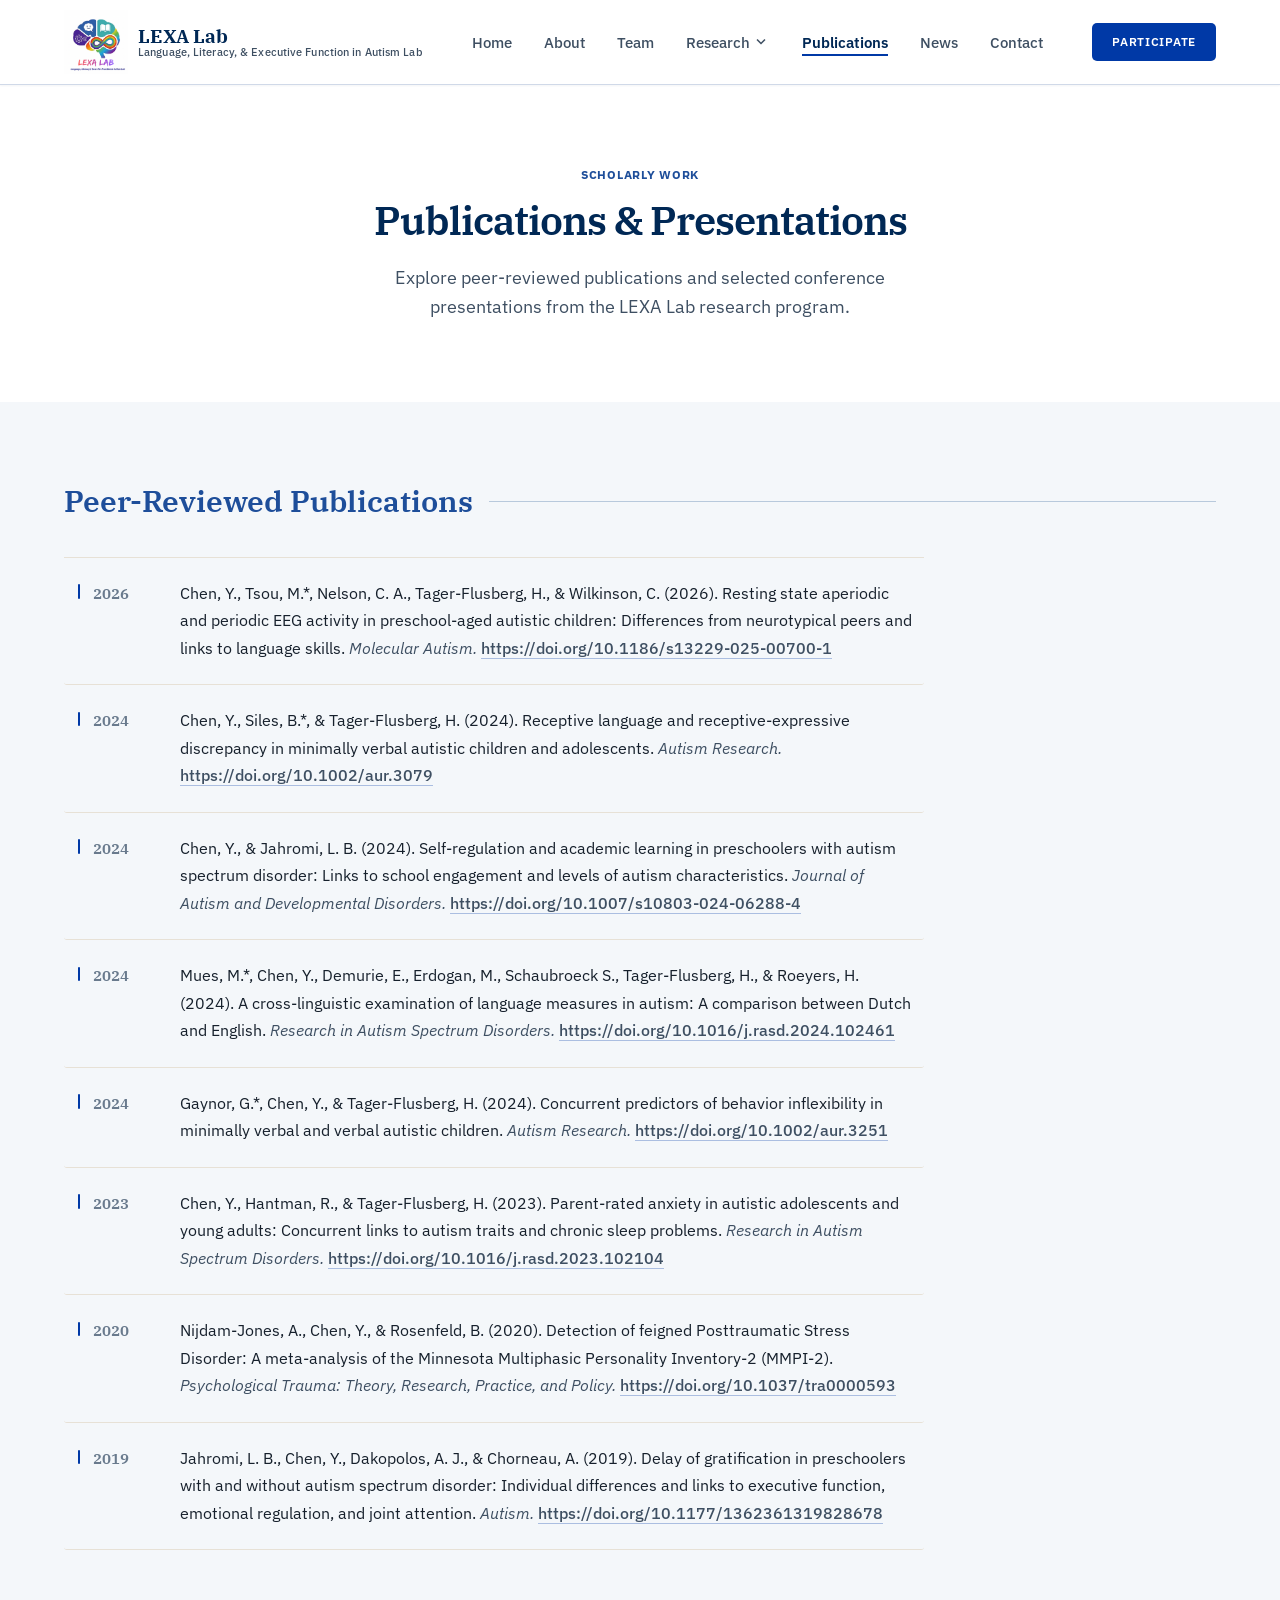
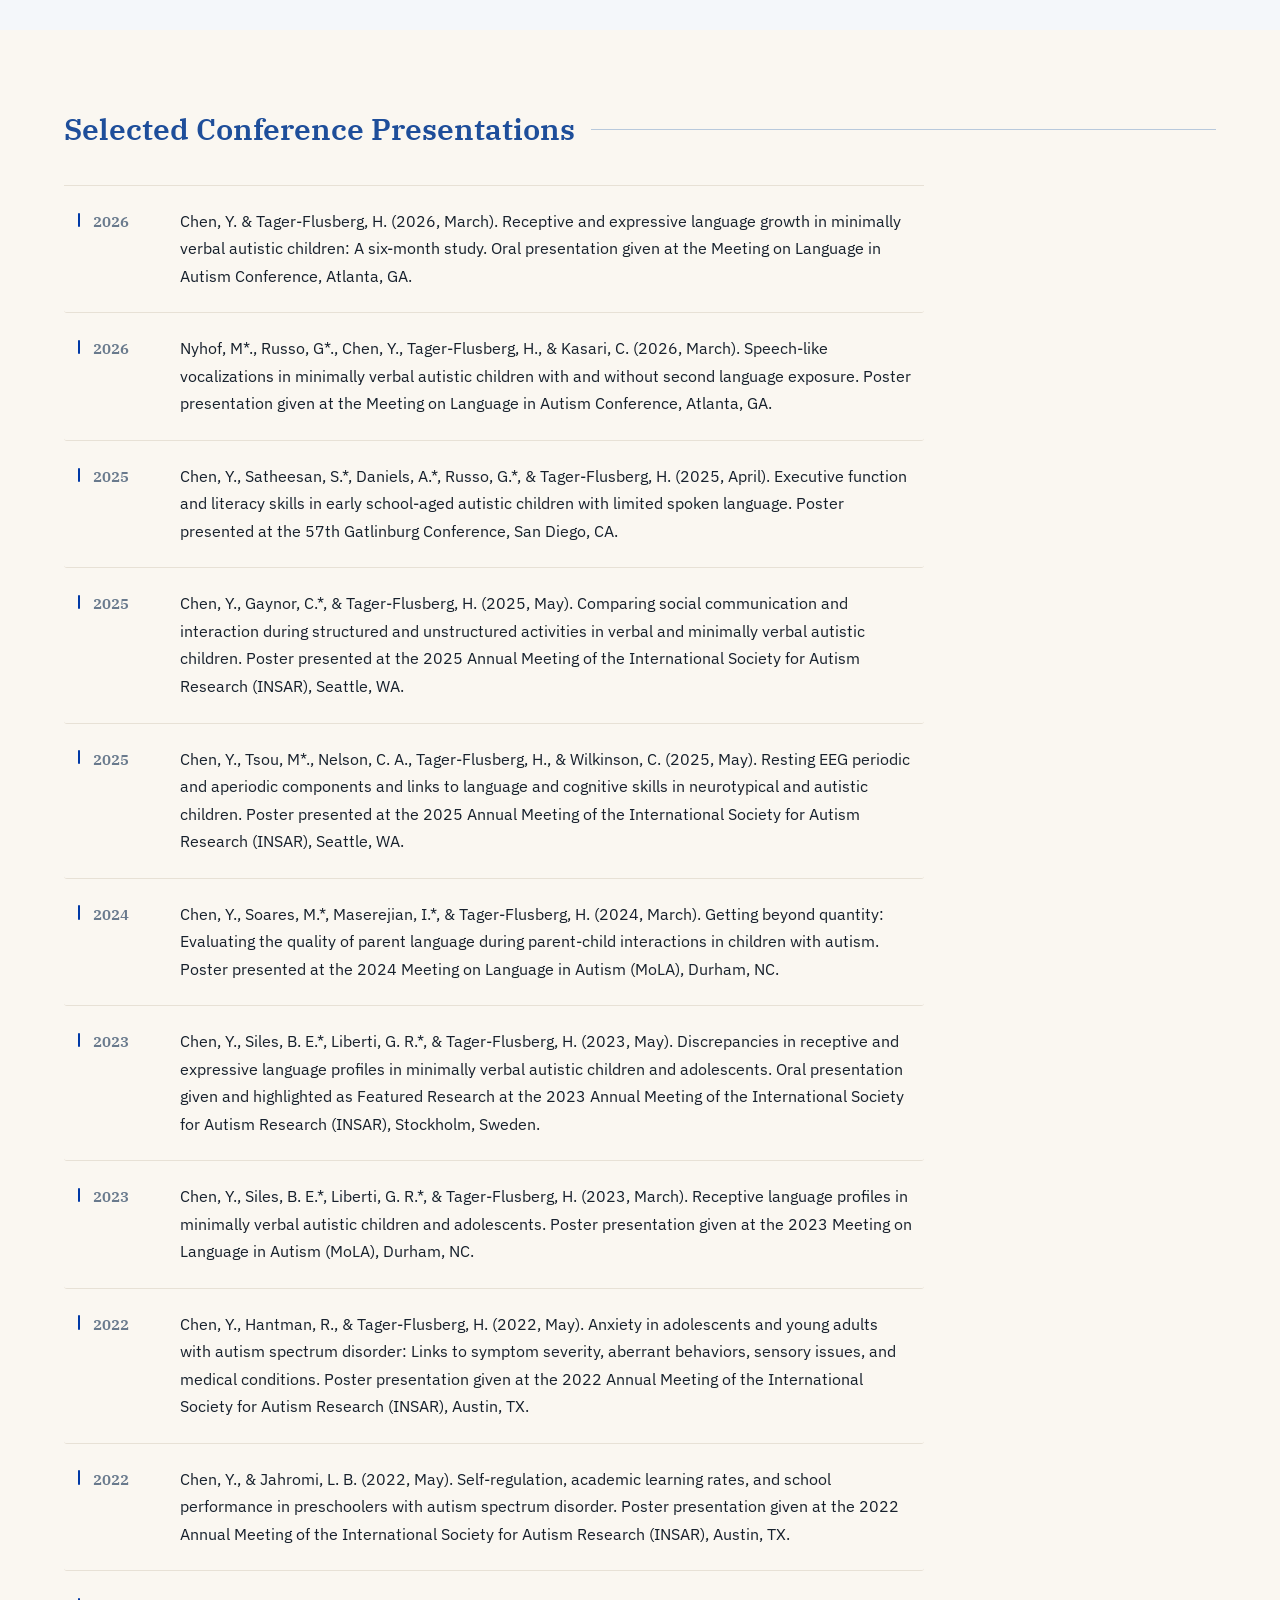
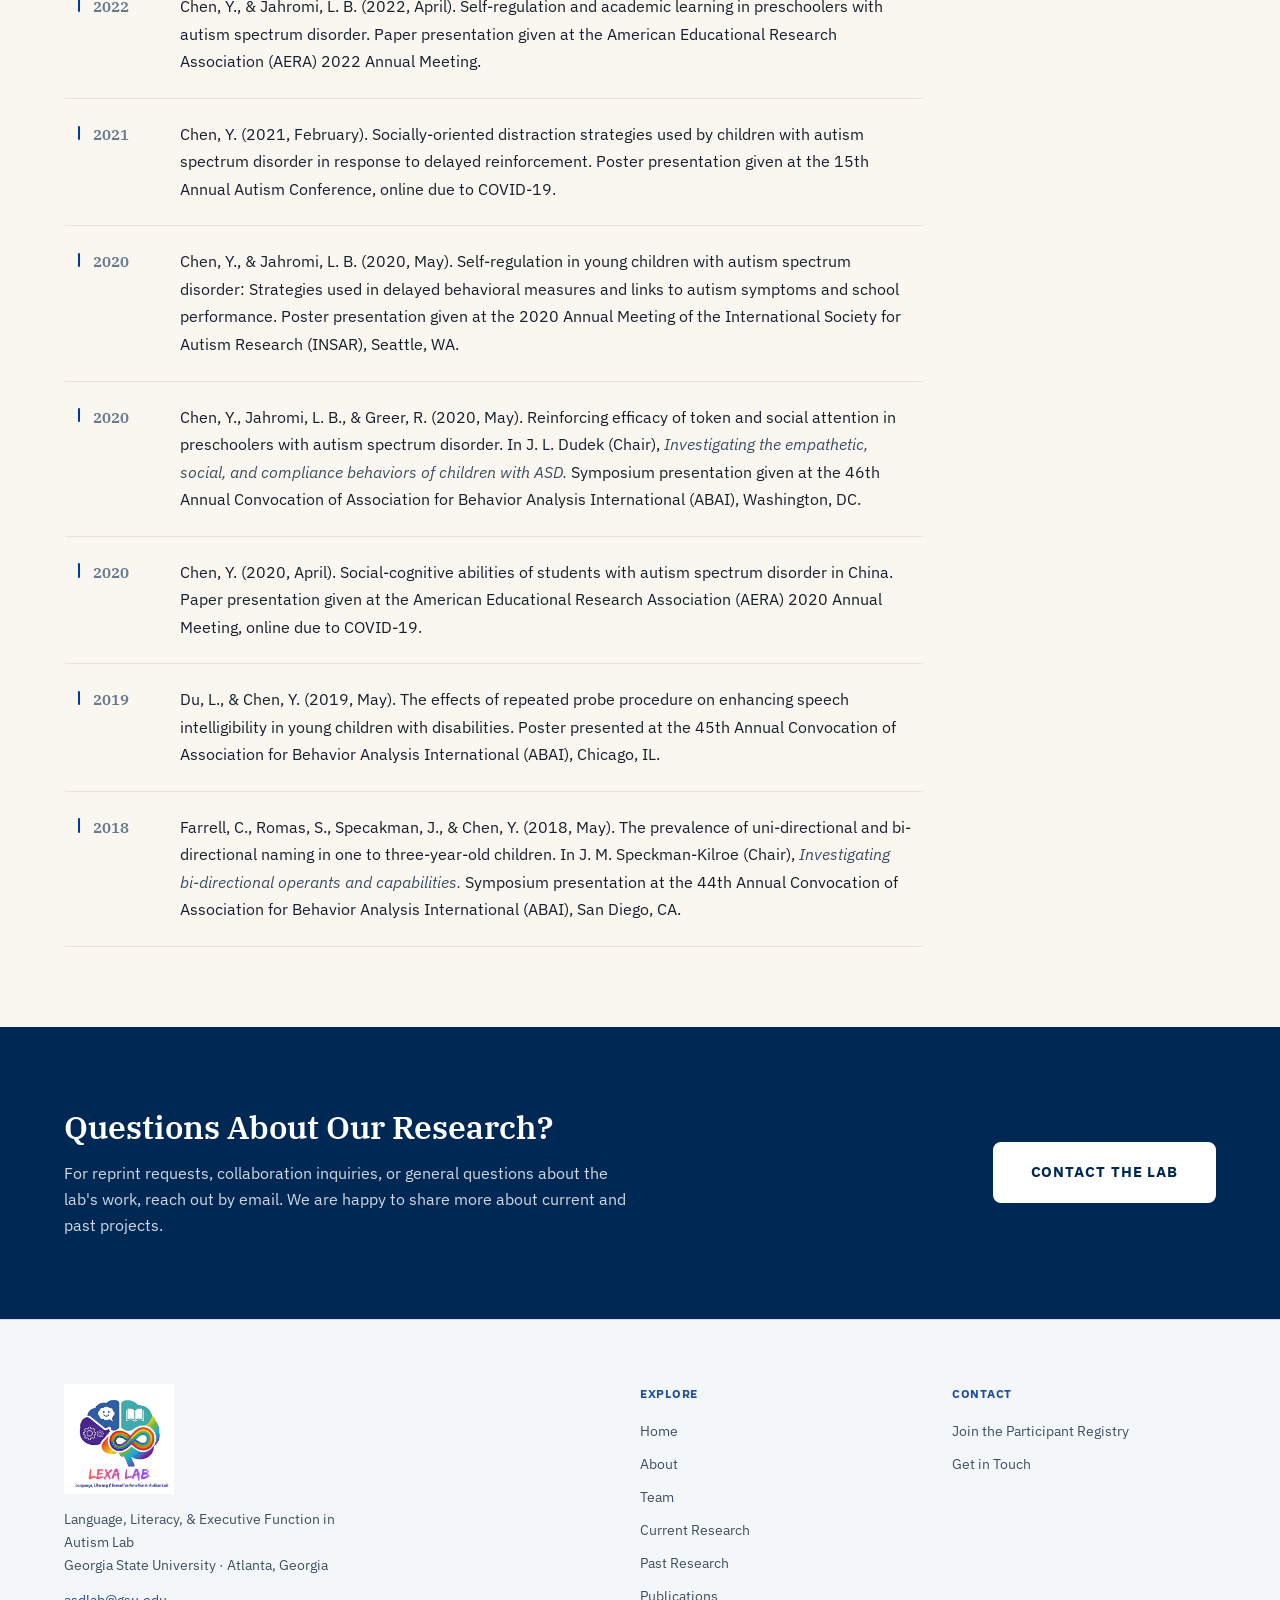
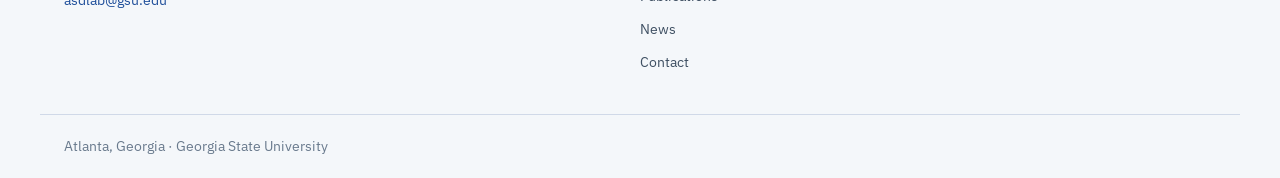
<file: publications.html>
<!DOCTYPE html>
<html lang="en">
<head>
  <meta charset="UTF-8" />
  <meta name="viewport" content="width=device-width, initial-scale=1.0" />
  <meta name="description" content="Publications and presentations from LEXA Lab at Georgia State University, a research group studying communication, language, literacy, and executive function in children with autism and their families." />
  <title>Publications | LEXA Lab — Georgia State University</title>

  <!-- Fonts: IBM Plex Serif (headings) + IBM Plex Sans (body) + Material Symbols -->
  <link rel="preconnect" href="https://fonts.googleapis.com" />
  <link rel="preconnect" href="https://fonts.gstatic.com" crossorigin />
  <link href="https://fonts.googleapis.com/css2?family=IBM+Plex+Serif:ital,wght@0,400;0,500;0,600;0,700;1,400&family=IBM+Plex+Sans:ital,wght@0,400;0,500;0,600;0,700;1,400&display=swap" rel="stylesheet" />
  <link href="https://fonts.googleapis.com/css2?family=Material+Symbols+Outlined:opsz,wght,FILL,GRAD@20..48,100..700,0..1,-50..200" rel="stylesheet" />

  <link rel="stylesheet" href="assets/css/styles.css" />
</head>
<body>

  <a href="#main-content" class="skip-link">Skip to main content</a>

  <!-- ============================================================
       HEADER / NAVIGATION
       SQUARESPACE: Header block — Fixed — Background: White
       ============================================================ -->
  <header class="site-header" role="banner">
    <div class="nav-inner">

      <a href="/" class="nav-logo" aria-label="LEXA Lab — Home">
        <div class="nav-logo-icon" aria-hidden="true">
          <img src="assets/images/lexa-lab-logo.png" alt="" class="nav-logo-brand-img" />
        </div>
        <div class="nav-logo-text">
          <span class="nav-logo-name">LEXA Lab</span>
          <span class="nav-logo-sub">Language, Literacy, &amp; Executive Function in Autism Lab</span>
        </div>
      </a>

      <!-- Update this navigation if additional pages are added in the future. -->
      <nav aria-label="Main navigation">
        <ul class="nav-links" role="list">
          <li><a href="/"        class="nav-link">Home</a></li>
          <li><a href="/about"        class="nav-link">About</a></li>
          <li><a href="/team"         class="nav-link">Team</a></li>
          <li class="nav-item-dropdown">
            <button class="nav-link nav-dropdown-toggle" aria-expanded="false" aria-haspopup="true">
              Research
              <span class="material-symbols-outlined" aria-hidden="true" style="font-size:18px;">expand_more</span>
            </button>
            <ul class="nav-dropdown-menu" role="menu">
              <li role="none"><a role="menuitem" href="/research" class="nav-dropdown-link">Current Research</a></li>
              <li role="none"><a role="menuitem" href="/past-research" class="nav-dropdown-link">Past Research</a></li>
            </ul>
          </li>
          <li><a href="/publications" class="nav-link active" aria-current="page">Publications</a></li>
          <li><a href="/news"          class="nav-link">News</a></li>
          <li><a href="/contact"      class="nav-link">Contact</a></li>
        </ul>
      </nav>

      <a href="/contact#registry" class="btn-nav nav-cta" aria-label="Join the participant registry — opens contact page">Participate</a>

      <button
        class="mobile-menu-btn"
        id="mobile-menu-btn"
        aria-label="Open navigation menu"
        aria-expanded="false"
        aria-controls="mobile-menu"
      >
        <span class="material-symbols-outlined" aria-hidden="true">menu</span>
      </button>
    </div>

    <nav id="mobile-menu" class="mobile-menu" aria-label="Mobile navigation">
      <a href="/"        class="mobile-nav-link">Home</a>
      <a href="/about"        class="mobile-nav-link">About</a>
      <a href="/team"         class="mobile-nav-link">Team</a>
      <span class="mobile-nav-group-label">Research</span>
      <a href="/research"      class="mobile-nav-link mobile-nav-sublink">Current Research</a>
      <a href="/past-research" class="mobile-nav-link mobile-nav-sublink">Past Research</a>
      <a href="/publications" class="mobile-nav-link active" aria-current="page">Publications</a>
      <a href="/news"        class="mobile-nav-link">News</a>
      <a href="/contact"      class="mobile-nav-link">Contact</a>
      <a href="/contact#registry" class="btn-nav">Participate in a Study</a>
    </nav>
  </header>

  <!-- ============================================================
       MAIN CONTENT
       ============================================================ -->
  <main id="main-content">

    <!-- ──────────────────────────────────────────────────────────
         PAGE HERO — centered intro
         SQUARESPACE: Text block (centered, large)
         ────────────────────────────────────────────────────────── -->
    <section class="page-hero section-pad" aria-labelledby="pubs-heading">
      <div class="container">
        <div class="page-hero-center">
          <span class="section-label" style="display:block; text-align:center;">Scholarly Work</span>
          <h1 id="pubs-heading" class="display-heading" style="margin-top: 8px; text-align: center;">
            Publications &amp; Presentations
          </h1>
          <p class="body-lg" style="margin-top: 20px; text-align: center; max-width: 600px; margin-left: auto; margin-right: auto;">
            Explore peer-reviewed publications and selected conference presentations from the LEXA Lab research program.
          </p>
        </div>
      </div>
    </section>

    <!-- ──────────────────────────────────────────────────────────
         PEER-REVIEWED PUBLICATIONS
         SQUARESPACE: Text block + Summary block
         ────────────────────────────────────────────────────────── -->
    <section class="section-pad" style="background: var(--clr-surface-alt);" aria-labelledby="publications-list-heading">
      <div class="container">

        <div class="section-with-rule">
          <h2 id="publications-list-heading">Peer-Reviewed Publications</h2>
          <div class="rule-line" aria-hidden="true"></div>
        </div>

        <ol class="citation-list" aria-label="LEXA Lab publications">
          <li class="citation-item">
            <span class="citation-year">2026</span>
            <p>Chen, Y., Tsou, M.*, Nelson, C. A., Tager-Flusberg, H., &amp; Wilkinson, C. (2026). Resting state aperiodic and periodic EEG activity in preschool-aged autistic children: Differences from neurotypical peers and links to language skills. <em>Molecular Autism.</em> <a href="https://doi.org/10.1186/s13229-025-00700-1" target="_blank" rel="noopener noreferrer">https://doi.org/10.1186/s13229-025-00700-1</a></p>
          </li>
          <li class="citation-item">
            <span class="citation-year">2024</span>
            <p>Chen, Y., Siles, B.*, &amp; Tager-Flusberg, H. (2024). Receptive language and receptive-expressive discrepancy in minimally verbal autistic children and adolescents. <em>Autism Research.</em> <a href="https://doi.org/10.1002/aur.3079" target="_blank" rel="noopener noreferrer">https://doi.org/10.1002/aur.3079</a></p>
          </li>
          <li class="citation-item">
            <span class="citation-year">2024</span>
            <p>Chen, Y., &amp; Jahromi, L. B. (2024). Self-regulation and academic learning in preschoolers with autism spectrum disorder: Links to school engagement and levels of autism characteristics. <em>Journal of Autism and Developmental Disorders.</em> <a href="https://doi.org/10.1007/s10803-024-06288-4" target="_blank" rel="noopener noreferrer">https://doi.org/10.1007/s10803-024-06288-4</a></p>
          </li>
          <li class="citation-item">
            <span class="citation-year">2024</span>
            <p>Mues, M.*, Chen, Y., Demurie, E., Erdogan, M., Schaubroeck S., Tager-Flusberg, H., &amp; Roeyers, H. (2024). A cross-linguistic examination of language measures in autism: A comparison between Dutch and English. <em>Research in Autism Spectrum Disorders.</em> <a href="https://doi.org/10.1016/j.rasd.2024.102461" target="_blank" rel="noopener noreferrer">https://doi.org/10.1016/j.rasd.2024.102461</a></p>
          </li>
          <li class="citation-item">
            <span class="citation-year">2024</span>
            <p>Gaynor, G.*, Chen, Y., &amp; Tager-Flusberg, H. (2024). Concurrent predictors of behavior inflexibility in minimally verbal and verbal autistic children. <em>Autism Research.</em> <a href="https://doi.org/10.1002/aur.3251" target="_blank" rel="noopener noreferrer">https://doi.org/10.1002/aur.3251</a></p>
          </li>
          <li class="citation-item">
            <span class="citation-year">2023</span>
            <p>Chen, Y., Hantman, R., &amp; Tager-Flusberg, H. (2023). Parent-rated anxiety in autistic adolescents and young adults: Concurrent links to autism traits and chronic sleep problems. <em>Research in Autism Spectrum Disorders.</em> <a href="https://doi.org/10.1016/j.rasd.2023.102104" target="_blank" rel="noopener noreferrer">https://doi.org/10.1016/j.rasd.2023.102104</a></p>
          </li>
          <li class="citation-item">
            <span class="citation-year">2020</span>
            <p>Nijdam-Jones, A., Chen, Y., &amp; Rosenfeld, B. (2020). Detection of feigned Posttraumatic Stress Disorder: A meta-analysis of the Minnesota Multiphasic Personality Inventory-2 (MMPI-2). <em>Psychological Trauma: Theory, Research, Practice, and Policy.</em> <a href="https://doi.org/10.1037/tra0000593" target="_blank" rel="noopener noreferrer">https://doi.org/10.1037/tra0000593</a></p>
          </li>
          <li class="citation-item">
            <span class="citation-year">2019</span>
            <p>Jahromi, L. B., Chen, Y., Dakopolos, A. J., &amp; Chorneau, A. (2019). Delay of gratification in preschoolers with and without autism spectrum disorder: Individual differences and links to executive function, emotional regulation, and joint attention. <em>Autism.</em> <a href="https://doi.org/10.1177/1362361319828678" target="_blank" rel="noopener noreferrer">https://doi.org/10.1177/1362361319828678</a></p>
          </li>
        </ol>

      </div>
    </section>

    <!-- ──────────────────────────────────────────────────────────
         SELECTED CONFERENCE PRESENTATIONS
         SQUARESPACE: Text block + list layout
         ────────────────────────────────────────────────────────── -->
    <section class="section-pad" style="background: var(--clr-paper);" aria-labelledby="conf-heading">
      <div class="container">

        <div class="section-with-rule">
          <h2 id="conf-heading">Selected Conference Presentations</h2>
          <div class="rule-line" aria-hidden="true"></div>
        </div>

        <ol class="citation-list" aria-label="LEXA Lab selected conference presentations">
          <li class="citation-item">
            <span class="citation-year">2026</span>
            <p>Chen, Y. &amp; Tager-Flusberg, H. (2026, March). Receptive and expressive language growth in minimally verbal autistic children: A six-month study. Oral presentation given at the Meeting on Language in Autism Conference, Atlanta, GA.</p>
          </li>
          <li class="citation-item">
            <span class="citation-year">2026</span>
            <p>Nyhof, M*., Russo, G*., Chen, Y., Tager-Flusberg, H., &amp; Kasari, C. (2026, March). Speech-like vocalizations in minimally verbal autistic children with and without second language exposure. Poster presentation given at the Meeting on Language in Autism Conference, Atlanta, GA.</p>
          </li>
          <li class="citation-item">
            <span class="citation-year">2025</span>
            <p>Chen, Y., Satheesan, S.*, Daniels, A.*, Russo, G.*, &amp; Tager-Flusberg, H. (2025, April). Executive function and literacy skills in early school-aged autistic children with limited spoken language. Poster presented at the 57th Gatlinburg Conference, San Diego, CA.</p>
          </li>
          <li class="citation-item">
            <span class="citation-year">2025</span>
            <p>Chen, Y., Gaynor, C.*, &amp; Tager-Flusberg, H. (2025, May). Comparing social communication and interaction during structured and unstructured activities in verbal and minimally verbal autistic children. Poster presented at the 2025 Annual Meeting of the International Society for Autism Research (INSAR), Seattle, WA.</p>
          </li>
          <li class="citation-item">
            <span class="citation-year">2025</span>
            <p>Chen, Y., Tsou, M*., Nelson, C. A., Tager-Flusberg, H., &amp; Wilkinson, C. (2025, May). Resting EEG periodic and aperiodic components and links to language and cognitive skills in neurotypical and autistic children. Poster presented at the 2025 Annual Meeting of the International Society for Autism Research (INSAR), Seattle, WA.</p>
          </li>
          <li class="citation-item">
            <span class="citation-year">2024</span>
            <p>Chen, Y., Soares, M.*, Maserejian, I.*, &amp; Tager-Flusberg, H. (2024, March). Getting beyond quantity: Evaluating the quality of parent language during parent-child interactions in children with autism. Poster presented at the 2024 Meeting on Language in Autism (MoLA), Durham, NC.</p>
          </li>
          <li class="citation-item">
            <span class="citation-year">2023</span>
            <p>Chen, Y., Siles, B. E.*, Liberti, G. R.*, &amp; Tager-Flusberg, H. (2023, May). Discrepancies in receptive and expressive language profiles in minimally verbal autistic children and adolescents. Oral presentation given and highlighted as Featured Research at the 2023 Annual Meeting of the International Society for Autism Research (INSAR), Stockholm, Sweden.</p>
          </li>
          <li class="citation-item">
            <span class="citation-year">2023</span>
            <p>Chen, Y., Siles, B. E.*, Liberti, G. R.*, &amp; Tager-Flusberg, H. (2023, March). Receptive language profiles in minimally verbal autistic children and adolescents. Poster presentation given at the 2023 Meeting on Language in Autism (MoLA), Durham, NC.</p>
          </li>
          <li class="citation-item">
            <span class="citation-year">2022</span>
            <p>Chen, Y., Hantman, R., &amp; Tager-Flusberg, H. (2022, May). Anxiety in adolescents and young adults with autism spectrum disorder: Links to symptom severity, aberrant behaviors, sensory issues, and medical conditions. Poster presentation given at the 2022 Annual Meeting of the International Society for Autism Research (INSAR), Austin, TX.</p>
          </li>
          <li class="citation-item">
            <span class="citation-year">2022</span>
            <p>Chen, Y., &amp; Jahromi, L. B. (2022, May). Self-regulation, academic learning rates, and school performance in preschoolers with autism spectrum disorder. Poster presentation given at the 2022 Annual Meeting of the International Society for Autism Research (INSAR), Austin, TX.</p>
          </li>
          <li class="citation-item">
            <span class="citation-year">2022</span>
            <p>Chen, Y., &amp; Jahromi, L. B. (2022, April). Self-regulation and academic learning in preschoolers with autism spectrum disorder. Paper presentation given at the American Educational Research Association (AERA) 2022 Annual Meeting.</p>
          </li>
          <li class="citation-item">
            <span class="citation-year">2021</span>
            <p>Chen, Y. (2021, February). Socially-oriented distraction strategies used by children with autism spectrum disorder in response to delayed reinforcement. Poster presentation given at the 15th Annual Autism Conference, online due to COVID-19.</p>
          </li>
          <li class="citation-item">
            <span class="citation-year">2020</span>
            <p>Chen, Y., &amp; Jahromi, L. B. (2020, May). Self-regulation in young children with autism spectrum disorder: Strategies used in delayed behavioral measures and links to autism symptoms and school performance. Poster presentation given at the 2020 Annual Meeting of the International Society for Autism Research (INSAR), Seattle, WA.</p>
          </li>
          <li class="citation-item">
            <span class="citation-year">2020</span>
            <p>Chen, Y., Jahromi, L. B., &amp; Greer, R. (2020, May). Reinforcing efficacy of token and social attention in preschoolers with autism spectrum disorder. In J. L. Dudek (Chair), <em>Investigating the empathetic, social, and compliance behaviors of children with ASD.</em> Symposium presentation given at the 46th Annual Convocation of Association for Behavior Analysis International (ABAI), Washington, DC.</p>
          </li>
          <li class="citation-item">
            <span class="citation-year">2020</span>
            <p>Chen, Y. (2020, April). Social-cognitive abilities of students with autism spectrum disorder in China. Paper presentation given at the American Educational Research Association (AERA) 2020 Annual Meeting, online due to COVID-19.</p>
          </li>
          <li class="citation-item">
            <span class="citation-year">2019</span>
            <p>Du, L., &amp; Chen, Y. (2019, May). The effects of repeated probe procedure on enhancing speech intelligibility in young children with disabilities. Poster presented at the 45th Annual Convocation of Association for Behavior Analysis International (ABAI), Chicago, IL.</p>
          </li>
          <li class="citation-item">
            <span class="citation-year">2018</span>
            <p>Farrell, C., Romas, S., Specakman, J., &amp; Chen, Y. (2018, May). The prevalence of uni-directional and bi-directional naming in one to three-year-old children. In J. M. Speckman-Kilroe (Chair), <em>Investigating bi-directional operants and capabilities.</em> Symposium presentation at the 44th Annual Convocation of Association for Behavior Analysis International (ABAI), San Diego, CA.</p>
          </li>
        </ol>

      </div>
    </section>

    <!-- ──────────────────────────────────────────────────────────
         CONTACT FOR REPRINTS / INQUIRIES
         SQUARESPACE: Banner block — Navy background
         ────────────────────────────────────────────────────────── -->
    <section class="cta-banner" aria-labelledby="pubs-cta-heading">
      <div class="container">
        <div class="cta-2col">
          <div class="cta-text">
            <h2 id="pubs-cta-heading" style="font-size: clamp(24px, 3.5vw, 32px); margin-bottom: 12px;">
              Questions About Our Research?
            </h2>
            <p>
              For reprint requests, collaboration inquiries, or general questions about the lab's work, reach out by email. We are happy to share more about current and past projects.
            </p>
          </div>
          <div style="flex-shrink: 0;">
            <a href="/contact" class="btn btn-on-dark btn-lg">Contact the Lab</a>
          </div>
        </div>
      </div>
    </section>

  </main>

  <!-- ============================================================
       FOOTER
       SQUARESPACE: Footer block — 3-column layout
       ============================================================ -->
  <footer class="site-footer" role="contentinfo">
    <div class="footer-inner">

      <div>
        <img src="assets/images/lexa-lab-logo.png" alt="LEXA Lab logo" class="footer-logo-img" />
        <p class="footer-brand-sub">
          Language, Literacy, &amp; Executive Function in Autism Lab<br />
          Georgia State University · Atlanta, Georgia
        </p>
        <p style="margin-top: 12px; font-size: var(--text-sm); color: var(--clr-text-soft);">
          <a href="mailto:asdlab@gsu.edu" style="color: var(--clr-secondary);">asdlab@gsu.edu</a>
        </p>
      </div>

      <div>
        <span class="footer-col-label">Explore</span>
        <nav class="footer-links" aria-label="Footer navigation">
          <a href="/">Home</a>
          <a href="/about">About</a>
          <a href="/team">Team</a>
          <a href="/research">Current Research</a>
          <a href="/past-research">Past Research</a>
          <a href="/publications">Publications</a>
          <a href="/news">News</a>
          <a href="/contact">Contact</a>
        </nav>
      </div>

      <div>
        <span class="footer-col-label">Contact</span>
        <nav class="footer-links" aria-label="Footer contact links">
          <a href="/contact#registry">Join the Participant Registry</a>
          <a href="/contact">Get in Touch</a>
        </nav>
      </div>

    </div>

    <div class="footer-bottom">
      <p class="footer-copy">Atlanta, Georgia · Georgia State University</p>
    </div>
  </footer>

  <script src="assets/js/nav.js"></script>
</body>
</html>
</file>
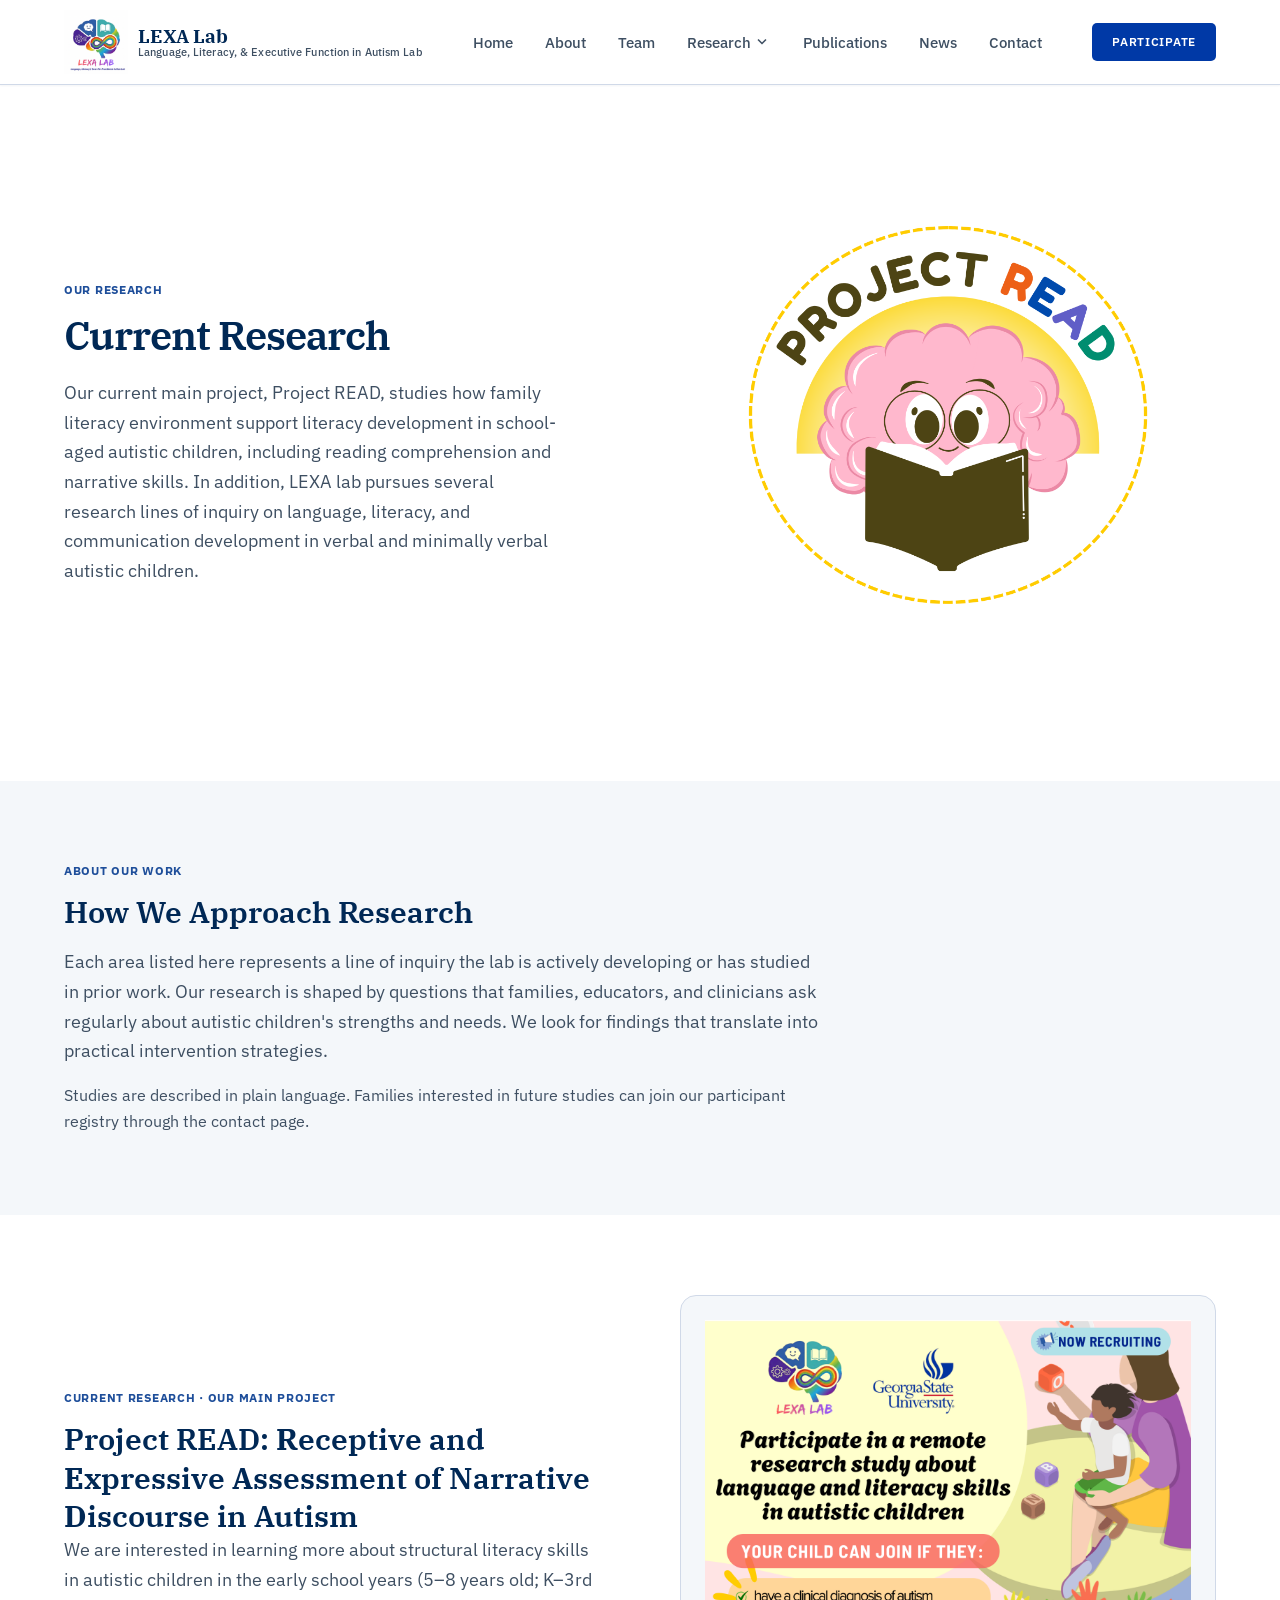
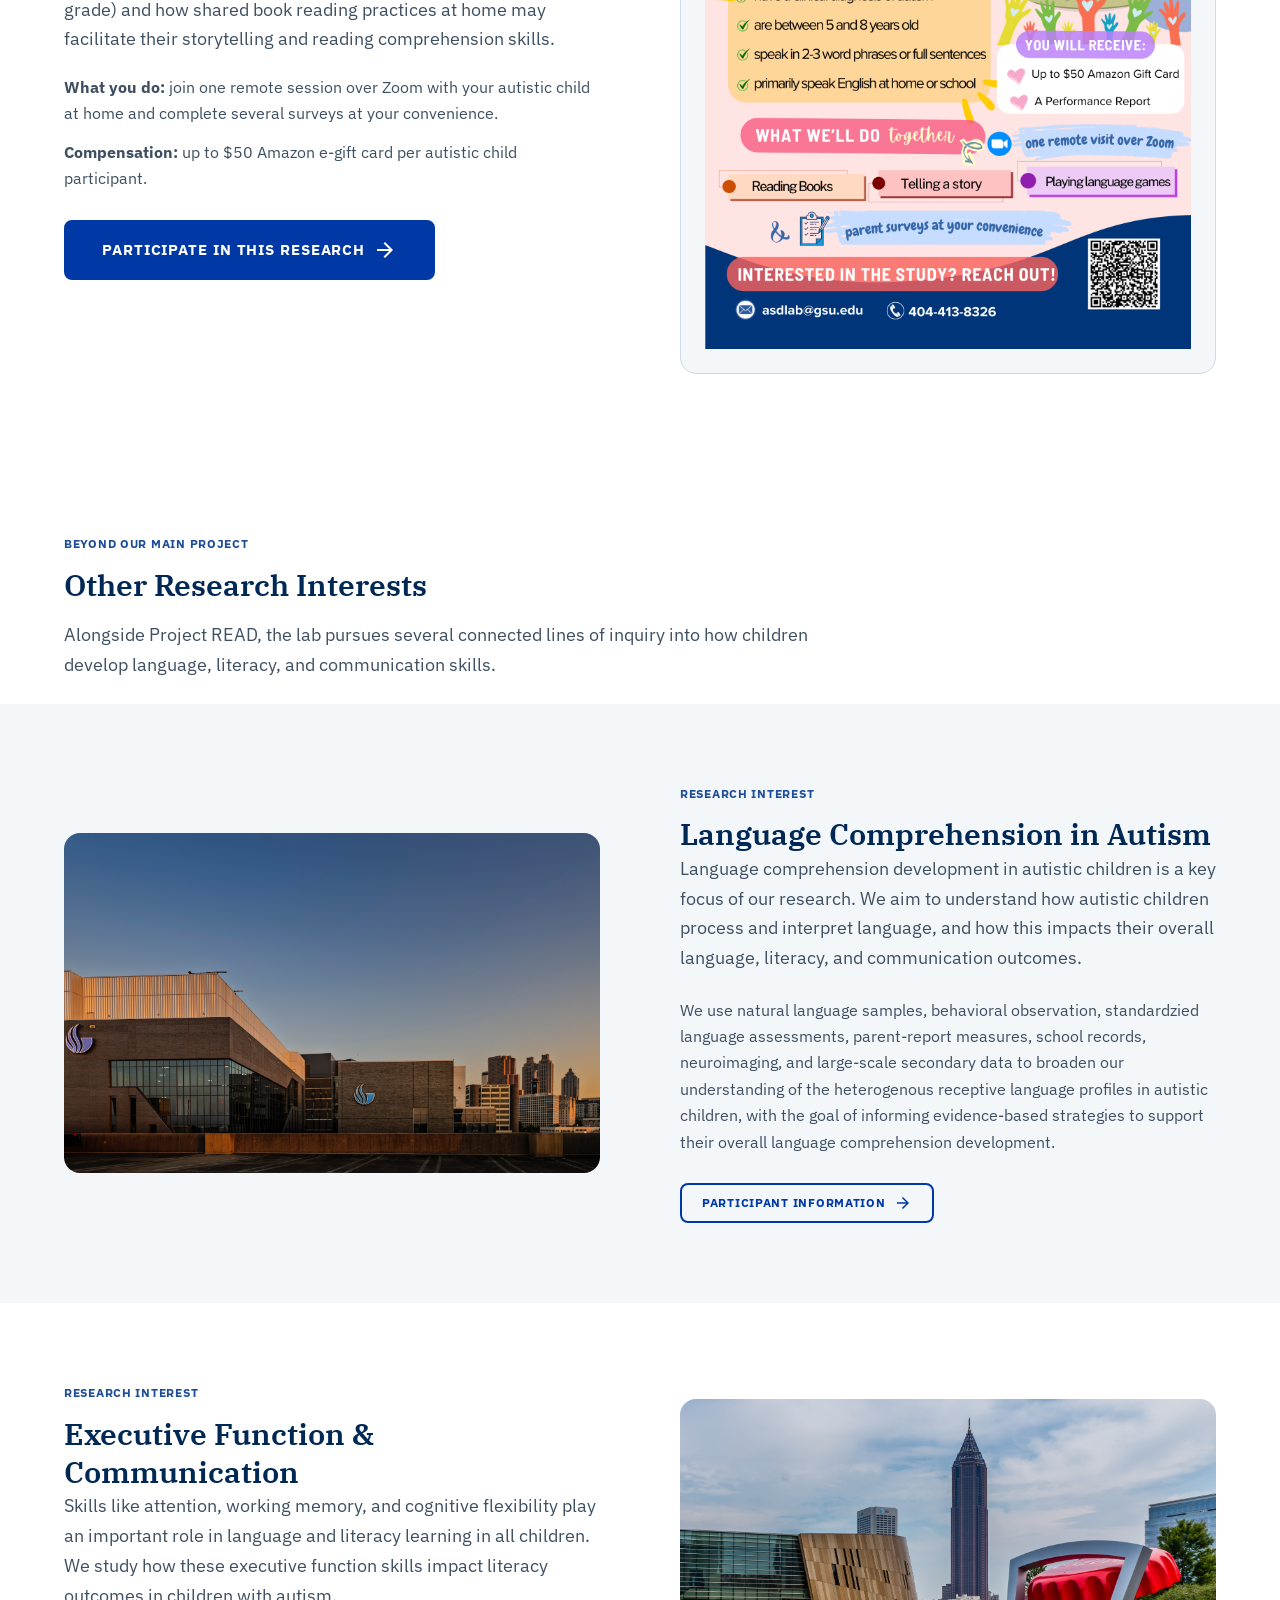
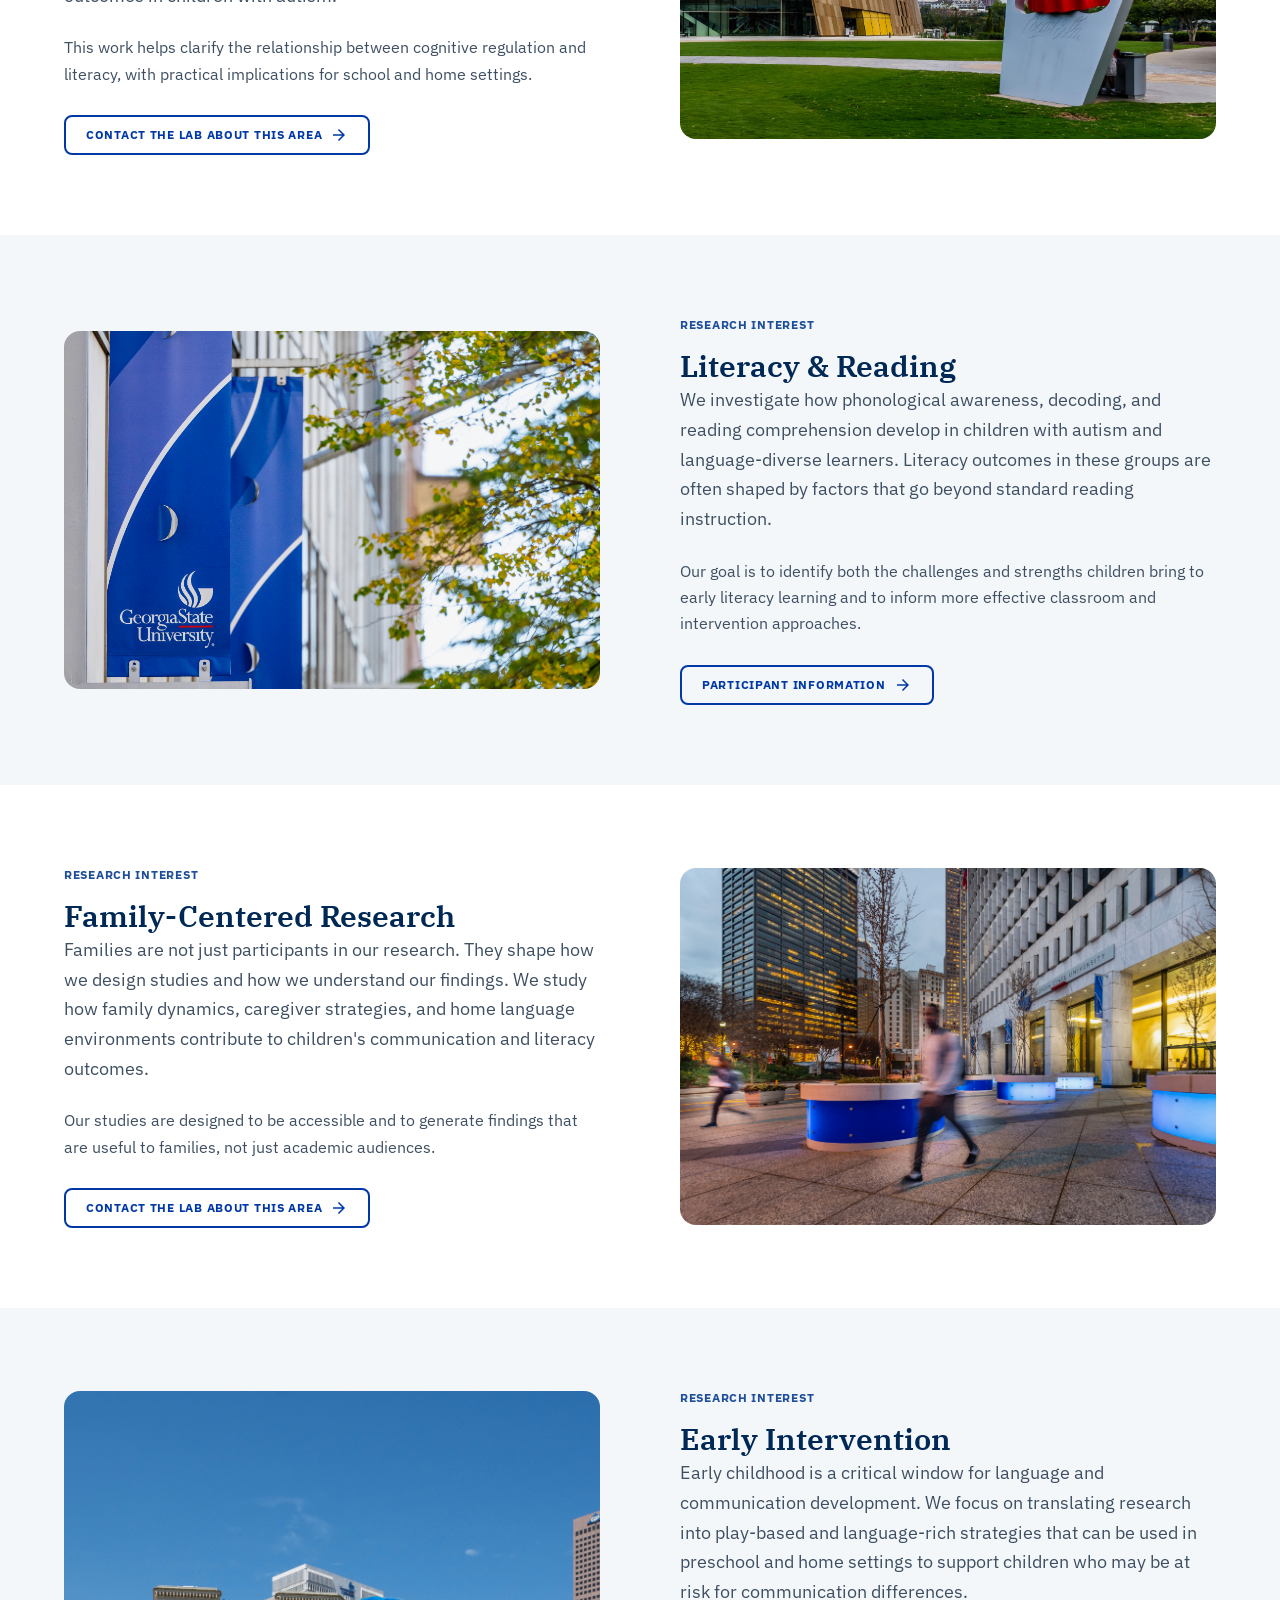
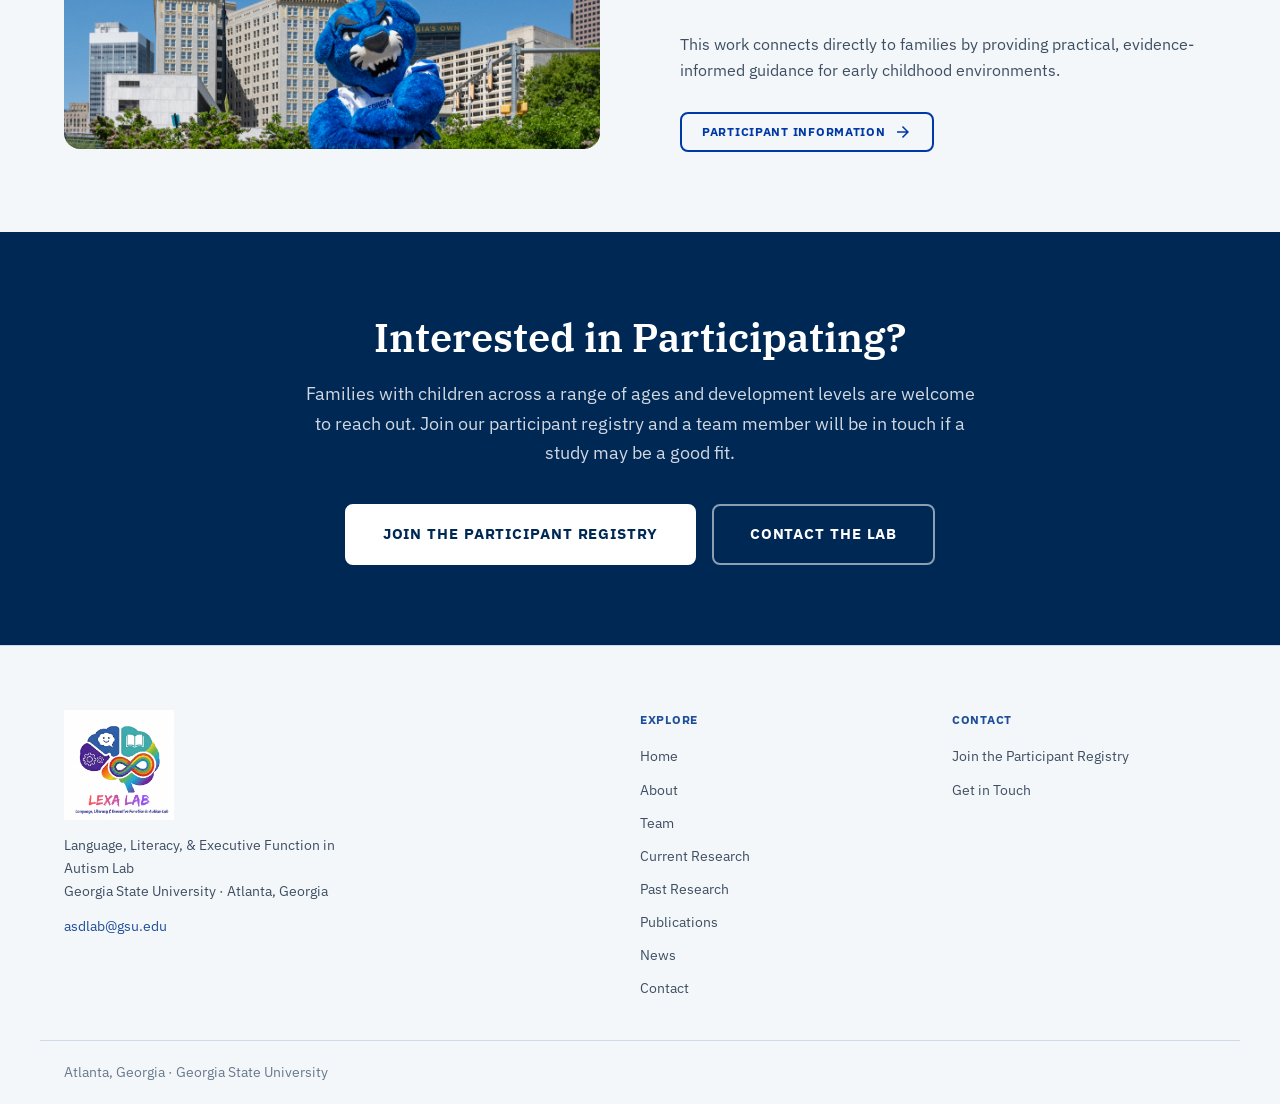
<file: research.html>
<!DOCTYPE html>
<html lang="en">
<head>
  <meta charset="UTF-8" />
  <meta name="viewport" content="width=device-width, initial-scale=1.0" />
  <meta name="description" content="Current research at LEXA Lab, a Georgia State University group studying language, literacy, and executive function in autistic children. Featuring Project READ, now recruiting autistic children ages 5–8." />
  <title>Current Research | LEXA Lab — Georgia State University</title>

  <!-- Fonts: IBM Plex Serif (headings) + IBM Plex Sans (body) + Material Symbols -->
  <link rel="preconnect" href="https://fonts.googleapis.com" />
  <link rel="preconnect" href="https://fonts.gstatic.com" crossorigin />
  <link href="https://fonts.googleapis.com/css2?family=IBM+Plex+Serif:ital,wght@0,400;0,500;0,600;0,700;1,400&family=IBM+Plex+Sans:ital,wght@0,400;0,500;0,600;0,700;1,400&display=swap" rel="stylesheet" />
  <link href="https://fonts.googleapis.com/css2?family=Material+Symbols+Outlined:opsz,wght,FILL,GRAD@20..48,100..700,0..1,-50..200" rel="stylesheet" />

  <link rel="stylesheet" href="assets/css/styles.css" />
</head>
<body>

  <a href="#main-content" class="skip-link">Skip to main content</a>

  <!-- ============================================================
       HEADER / NAVIGATION
       SQUARESPACE: Header block — Fixed — Background: White
       ============================================================ -->
  <header class="site-header" role="banner">
    <div class="nav-inner">

      <a href="/" class="nav-logo" aria-label="LEXA Lab — Home">
        <div class="nav-logo-icon" aria-hidden="true">
          <img src="assets/images/lexa-lab-logo.png" alt="" class="nav-logo-brand-img" />
        </div>
        <div class="nav-logo-text">
          <span class="nav-logo-name">LEXA Lab</span>
          <span class="nav-logo-sub">Language, Literacy, &amp; Executive Function in Autism Lab</span>
        </div>
      </a>

      <!-- Update this navigation if additional pages are added in the future. -->
      <nav aria-label="Main navigation">
        <ul class="nav-links" role="list">
          <li><a href="/"        class="nav-link">Home</a></li>
          <li><a href="/about"        class="nav-link">About</a></li>
          <li><a href="/team"         class="nav-link">Team</a></li>
          <li class="nav-item-dropdown">
            <button class="nav-link nav-dropdown-toggle" aria-expanded="false" aria-haspopup="true">
              Research
              <span class="material-symbols-outlined" aria-hidden="true" style="font-size:18px;">expand_more</span>
            </button>
            <ul class="nav-dropdown-menu" role="menu">
              <li role="none"><a role="menuitem" href="/research" class="nav-dropdown-link">Current Research</a></li>
              <li role="none"><a role="menuitem" href="/past-research" class="nav-dropdown-link">Past Research</a></li>
            </ul>
          </li>
          <li><a href="/publications" class="nav-link">Publications</a></li>
          <li><a href="/news"          class="nav-link">News</a></li>
          <li><a href="/contact"      class="nav-link">Contact</a></li>
        </ul>
      </nav>

      <a href="/contact#registry" class="btn-nav nav-cta" aria-label="Join the participant registry — opens contact page">Participate</a>

      <button
        class="mobile-menu-btn"
        id="mobile-menu-btn"
        aria-label="Open navigation menu"
        aria-expanded="false"
        aria-controls="mobile-menu"
      >
        <span class="material-symbols-outlined" aria-hidden="true">menu</span>
      </button>
    </div>

    <nav id="mobile-menu" class="mobile-menu" aria-label="Mobile navigation">
      <a href="/"        class="mobile-nav-link">Home</a>
      <a href="/about"        class="mobile-nav-link">About</a>
      <a href="/team"         class="mobile-nav-link">Team</a>
      <span class="mobile-nav-group-label">Research</span>
      <a href="/research"      class="mobile-nav-link mobile-nav-sublink">Current Research</a>
      <a href="/past-research" class="mobile-nav-link mobile-nav-sublink">Past Research</a>
      <a href="/publications" class="mobile-nav-link">Publications</a>
      <a href="/news"        class="mobile-nav-link">News</a>
      <a href="/contact"      class="mobile-nav-link">Contact</a>
      <a href="/contact#registry" class="btn-nav">Participate in a Study</a>
    </nav>
  </header>

  <!-- ============================================================
       MAIN CONTENT
       ============================================================ -->
  <main id="main-content">

    <!-- ──────────────────────────────────────────────────────────
         PAGE HERO
         SQUARESPACE: Banner block — 2-column layout
         ────────────────────────────────────────────────────────── -->
    <section class="page-hero" aria-labelledby="research-heading">
      <div class="container grid-2 gap-lg">

        <div>
          <span class="section-label">Our Research</span>
          <h1 id="research-heading" class="display-heading" style="margin-top: 8px;">
            Current Research
          </h1>
          <p class="body-lg" style="margin-top: 20px; max-width: 500px;">
            Our current main project, Project READ, studies how family literacy environment support literacy development in school-aged autistic children, including reading comprehension and narrative skills. In addition, LEXA lab pursues several research lines of inquiry on language, literacy, and communication development in verbal and minimally verbal autistic children. 
          </p>
        </div>

        <!-- SWAP with: A researcher reviewing assessment materials at a desk, warm professional setting -->
        <div style="position: relative;">
          <img
            src="assets/images/project-read-logo.png"
            alt="Project READ logo"
            style="width:100%; min-height: 320px; height:100%; object-fit:cover; object-position:center; border-radius: var(--radius-2xl); display:block;"
          />
        </div>

      </div>
    </section>

    <!-- ──────────────────────────────────────────────────────────
         RESEARCH APPROACH INTRO
         SQUARESPACE: Text block — centered or left-aligned editorial
         ────────────────────────────────────────────────────────── -->
    <section class="section-pad" style="background: var(--clr-surface-alt);" aria-labelledby="approach-heading">
      <div class="container">
        <div style="max-width: 760px;">
          <span class="section-label">About Our Work</span>
          <h2 id="approach-heading" class="section-heading" style="margin-top: 8px;">How We Approach Research</h2>
          <p class="body-lg" style="margin-top: 16px;">
            Each area listed here represents a line of inquiry the lab is actively developing or has studied in prior work. Our research is shaped by questions that families, educators, and clinicians ask regularly about autistic children's strengths and needs. We look for findings that translate into practical intervention strategies.
          </p>
          <p class="body-md" style="margin-top: 16px;">
            Studies are described in plain language. Families interested in future studies can join our participant registry through the contact page.
          </p>
        </div>
      </div>
    </section>

    <!-- ──────────────────────────────────────────────────────────
         AREA 1: Communication & Language
         SQUARESPACE: Image + Text block — 2 columns
         ────────────────────────────────────────────────────────── -->
    <section class="section-pad" style="background: var(--clr-surface);" aria-labelledby="area-comm-heading">
      <div class="container grid-2 gap-lg">

        <div>
          <span class="section-label">Current Research · Our Main Project</span>
          <h2 id="area-comm-heading" class="section-heading" style="margin-top: 8px;">
            Project READ: <strong>R</strong>eceptive and <strong>E</strong>xpressive
            <strong>A</strong>ssessment of Narrative <strong>D</strong>iscourse in Autism
          </h2>
          <p class="body-lg" style="margin-bottom: 20px;">
            We are interested in learning more about structural literacy skills in autistic children in the
            early school years (5–8 years old; K–3rd grade) and how shared book reading practices at home
            may facilitate their storytelling and reading comprehension skills.
          </p>
          <p class="body-md" style="margin-bottom: 12px;">
            <strong>What you do:</strong> join one remote session over Zoom with your autistic child at home
            and complete several surveys at your convenience.
          </p>
          <p class="body-md" style="margin-bottom: 28px;">
            <strong>Compensation:</strong> up to $50 Amazon e-gift card per autistic child participant.
          </p>
          <a href="https://forms.cloud.microsoft/r/W8QFnat8qS" target="_blank" rel="noopener"
             class="btn btn-primary btn-lg" style="font-weight:700;">
            Participate in this research
            <span class="material-symbols-outlined" aria-hidden="true">arrow_forward</span>
          </a>
        </div>

        <div style="min-width:0;">
          <a href="assets/files/project-read-recruitment-flyer.pdf" target="_blank" rel="noopener" aria-label="Open the Project READ recruitment flyer as a PDF"
             style="width:100%; min-width:0; border-radius: var(--radius-2xl); min-height: 340px; background: var(--clr-surface-alt); border: 1px solid var(--clr-surface-border); display:flex; align-items:center; justify-content:center; padding:24px;">
            <img src="assets/images/project-read-recruitment-flyer.png" alt="Project READ recruitment flyer for a remote language and literacy study for autistic children ages 5 to 8" loading="lazy" style="width:100%; max-height:650px; object-fit:contain; display:block;" />
          </a>
        </div>

      </div>
    </section>

    <!-- ──────────────────────────────────────────────────────────
         OTHER RESEARCH INTERESTS — intro divider
         SQUARESPACE: Text block — left-aligned editorial
         ────────────────────────────────────────────────────────── -->
    <section class="section-pad" style="background: var(--clr-surface); padding-bottom: 24px;" aria-labelledby="interests-heading">
      <div class="container">
        <div style="max-width: 760px;">
          <span class="section-label">Beyond Our Main Project</span>
          <h2 id="interests-heading" class="section-heading" style="margin-top: 8px;">Other Research Interests</h2>
          <p class="body-lg" style="margin-top: 16px;">
            Alongside Project READ, the lab pursues several connected lines of inquiry into how children develop language, literacy, and communication skills.
          </p>
        </div>
      </div>
    </section>

    <!-- ──────────────────────────────────────────────────────────
         AREA 2: Language Comprehension Development in Autism
         SQUARESPACE: Image + Text block — 2 columns (image left)
         ────────────────────────────────────────────────────────── -->
    <section class="section-pad" style="background: var(--clr-surface-alt);" aria-labelledby="area-autism-heading">
      <div class="container grid-2 gap-lg">

        <!-- SWAP with: A calm, well-lit lab setting showing a child engaging with a structured task -->
        <div>
          <img
            src="assets/images/20260423MLB_GSU_Science_Tower_0012.jpeg"
            alt="Georgia State University's Science Tower at sunset, with the downtown Atlanta skyline behind it"
            style="width:100%; min-height:340px; height:100%; object-fit:cover; object-position:center; border-radius: var(--radius-2xl); display:block;"
          />
        </div>

        <div>
          <span class="section-label">Research Interest</span>
          <h2 id="area-autism-heading" class="section-heading" style="margin-top: 8px;">Language Comprehension in Autism</h2>
          <p class="body-lg" style="margin-bottom: 24px;">
            Language comprehension development in autistic children is a key focus of our research. We aim to understand how autistic children process and interpret language, and how this impacts their overall language, literacy, and communication outcomes.
          </p>
          <p class="body-md" style="margin-bottom: 28px;">
            We use natural language samples, behavioral observation, standardzied language assessments, parent-report measures, school records, neuroimaging, and large-scale secondary data to broaden our understanding of the heterogenous receptive language profiles in autistic children, with the goal of informing evidence-based strategies to support their overall language comprehension development. 
          </p>
          <a href="/contact#registry" class="btn btn-outlined btn-sm">
            Participant information
            <span class="material-symbols-outlined" aria-hidden="true" style="font-size:18px;">arrow_forward</span>
          </a>
        </div>

      </div>
    </section>

    <!-- ──────────────────────────────────────────────────────────
         AREA 3: Executive Function & Literacy
         SQUARESPACE: Image + Text block — 2 columns
         ────────────────────────────────────────────────────────── -->
    <section class="section-pad" style="background: var(--clr-surface);" aria-labelledby="area-ef-heading">
      <div class="container grid-2 gap-lg">

        <div>
          <span class="section-label">Research Interest</span>
          <h2 id="area-ef-heading" class="section-heading" style="margin-top: 8px;">Executive Function &amp; Communication</h2>
          <p class="body-lg" style="margin-bottom: 24px;">
            Skills like attention, working memory, and cognitive flexibility play an important role in language and literacy learning in all children. We study how these executive function skills impact literacy outcomes in children with autism.
          </p>
          <p class="body-md" style="margin-bottom: 28px;">
            This work helps clarify the relationship between cognitive regulation and literacy, with practical implications for school and home settings.
          </p>
          <a href="/contact#registry" class="btn btn-outlined btn-sm">
            Contact the lab about this area
            <span class="material-symbols-outlined" aria-hidden="true" style="font-size:18px;">arrow_forward</span>
          </a>
        </div>

        <!-- SWAP with: A researcher and child working on a focused task, professional setting -->
        <div>
          <img
            src="assets/images/20180205_DW_Atlanta_Stock_009.jpeg"
            alt="A green lawn and modern building on Georgia State's downtown Atlanta campus, with the city skyline in the background"
            style="width:100%; min-height:340px; height:100%; object-fit:cover; object-position:center; border-radius: var(--radius-2xl); display:block;"
          />
        </div>

      </div>
    </section>

    <!-- ──────────────────────────────────────────────────────────
         AREA 4: Literacy & Reading
         SQUARESPACE: Image + Text block — 2 columns (image left)
         ────────────────────────────────────────────────────────── -->
    <section class="section-pad" style="background: var(--clr-surface-alt);" aria-labelledby="area-literacy-heading">
      <div class="container grid-2 gap-lg">

        <!-- SWAP with: A child reading or engaged with a book-based task in a warm, well-lit setting -->
        <div>
          <img
            src="assets/images/110625_MLB_GSU_Fall_Stock_009.jpeg"
            alt="A row of blue Georgia State University banners hanging along a campus building, framed by trees in fall color"
            style="width:100%; aspect-ratio: 3 / 2; min-height:340px; object-fit:cover; object-position:center; border-radius: var(--radius-2xl); display:block;"
          />
        </div>

        <div>
          <span class="section-label">Research Interest</span>
          <h2 id="area-literacy-heading" class="section-heading" style="margin-top: 8px;">Literacy &amp; Reading</h2>
          <p class="body-lg" style="margin-bottom: 24px;">
            We investigate how phonological awareness, decoding, and reading comprehension develop in children with autism and language-diverse learners. Literacy outcomes in these groups are often shaped by factors that go beyond standard reading instruction.
          </p>
          <p class="body-md" style="margin-bottom: 28px;">
            Our goal is to identify both the challenges and strengths children bring to early literacy learning and to inform more effective classroom and intervention approaches.
          </p>
          <a href="/contact#registry" class="btn btn-outlined btn-sm">
            Participant information
            <span class="material-symbols-outlined" aria-hidden="true" style="font-size:18px;">arrow_forward</span>
          </a>
        </div>

      </div>
    </section>

    <!-- ──────────────────────────────────────────────────────────
         AREA 5: Family-Centered Research
         SQUARESPACE: Image + Text block — 2 columns
         ────────────────────────────────────────────────────────── -->
    <section class="section-pad" style="background: var(--clr-surface);" aria-labelledby="area-family-heading">
      <div class="container grid-2 gap-lg">

        <div>
          <span class="section-label">Research Interest</span>
          <h2 id="area-family-heading" class="section-heading" style="margin-top: 8px;">Family-Centered Research</h2>
          <p class="body-lg" style="margin-bottom: 24px;">
            Families are not just participants in our research. They shape how we design studies and how we understand our findings. We study how family dynamics, caregiver strategies, and home language environments contribute to children's communication and literacy outcomes.
          </p>
          <p class="body-md" style="margin-bottom: 28px;">
            Our studies are designed to be accessible and to generate findings that are useful to families, not just academic audiences.
          </p>
          <a href="/contact#registry" class="btn btn-outlined btn-sm">
            Contact the lab about this area
            <span class="material-symbols-outlined" aria-hidden="true" style="font-size:18px;">arrow_forward</span>
          </a>
        </div>

        <!-- SWAP with: A warm, diverse family in a comfortable setting, candid and natural -->
        <div>
          <img
            src="assets/images/20190206MLB_Sun_Trust_Plaza_065.jpeg"
            alt="Students walking past a Georgia State University building entrance on a downtown Atlanta plaza at dusk, blue-lit planters lining the walkway"
            style="width:100%; min-height:340px; height:100%; object-fit:cover; object-position:center; border-radius: var(--radius-2xl); display:block;"
          />
        </div>

      </div>
    </section>

    <!-- ──────────────────────────────────────────────────────────
         AREA 6: Early Intervention
         SQUARESPACE: Image + Text block — 2 columns (image left)
         ────────────────────────────────────────────────────────── -->
    <section class="section-pad" style="background: var(--clr-surface-alt);" aria-labelledby="area-early-heading">
      <div class="container grid-2 gap-lg">

        <!-- SWAP with: A toddler or young child in a play-based activity with a caregiver or researcher -->
        <div>
          <img
            src="assets/images/20260409MLB_GSU_Stock_0014.jpeg"
            alt="Pounce, the Georgia State University panther mascot, posing beside the bronze panther statue with the downtown Atlanta skyline behind"
            style="width:100%; aspect-ratio: 3 / 2; min-height:340px; object-fit:cover; object-position:center 25%; border-radius: var(--radius-2xl); display:block;"
          />
        </div>

        <div>
          <span class="section-label">Research Interest</span>
          <h2 id="area-early-heading" class="section-heading" style="margin-top: 8px;">Early Intervention</h2>
          <p class="body-lg" style="margin-bottom: 24px;">
            Early childhood is a critical window for language and communication development. We focus on translating research into play-based and language-rich strategies that can be used in preschool and home settings to support children who may be at risk for communication differences.
          </p>
          <p class="body-md" style="margin-bottom: 28px;">
            This work connects directly to families by providing practical, evidence-informed guidance for early childhood environments.
          </p>
          <a href="/contact#registry" class="btn btn-outlined btn-sm">
            Participant information
            <span class="material-symbols-outlined" aria-hidden="true" style="font-size:18px;">arrow_forward</span>
          </a>
        </div>

      </div>
    </section>

    <!-- ──────────────────────────────────────────────────────────
         CTA BANNER
         SQUARESPACE: Banner block — Navy background, centered text
         ────────────────────────────────────────────────────────── -->
    <section class="cta-banner" aria-labelledby="research-cta-heading">
      <div class="container">
        <div class="cta-center">
          <h2 id="research-cta-heading" style="font-size: var(--text-display); font-family: var(--font-heading);">
            Interested in Participating?
          </h2>
          <p class="body-lg" style="margin-top: 16px;">
            Families with children across a range of ages and development levels are welcome to reach out. Join our participant registry and a team member will be in touch if a study may be a good fit.
          </p>
          <div class="btn-group" style="justify-content: center; margin-top: 36px;">
            <a href="/contact#registry" class="btn btn-on-dark btn-lg">Join the Participant Registry</a>
            <a href="/contact"          class="btn btn-outlined-on-dark btn-lg">Contact the Lab</a>
          </div>
        </div>
      </div>
    </section>

  </main>

  <!-- ============================================================
       FOOTER
       SQUARESPACE: Footer block — 3-column layout
       ============================================================ -->
  <footer class="site-footer" role="contentinfo">
    <div class="footer-inner">

      <div>
        <img src="assets/images/lexa-lab-logo.png" alt="LEXA Lab logo" class="footer-logo-img" />
        <p class="footer-brand-sub">
          Language, Literacy, &amp; Executive Function in Autism Lab<br />
          Georgia State University · Atlanta, Georgia
        </p>
        <p style="margin-top: 12px; font-size: var(--text-sm); color: var(--clr-text-soft);">
          <a href="mailto:asdlab@gsu.edu" style="color: var(--clr-secondary);">asdlab@gsu.edu</a>
        </p>
      </div>

      <div>
        <span class="footer-col-label">Explore</span>
        <nav class="footer-links" aria-label="Footer navigation">
          <a href="/">Home</a>
          <a href="/about">About</a>
          <a href="/team">Team</a>
          <a href="/research">Current Research</a>
          <a href="/past-research">Past Research</a>
          <a href="/publications">Publications</a>
          <a href="/news">News</a>
          <a href="/contact">Contact</a>
        </nav>
      </div>

      <div>
        <span class="footer-col-label">Contact</span>
        <nav class="footer-links" aria-label="Footer contact links">
          <a href="/contact#registry">Join the Participant Registry</a>
          <a href="/contact">Get in Touch</a>
        </nav>
      </div>

    </div>

    <div class="footer-bottom">
      <p class="footer-copy">Atlanta, Georgia · Georgia State University</p>
    </div>
  </footer>

  <script src="assets/js/nav.js"></script>
</body>
</html>
</file>
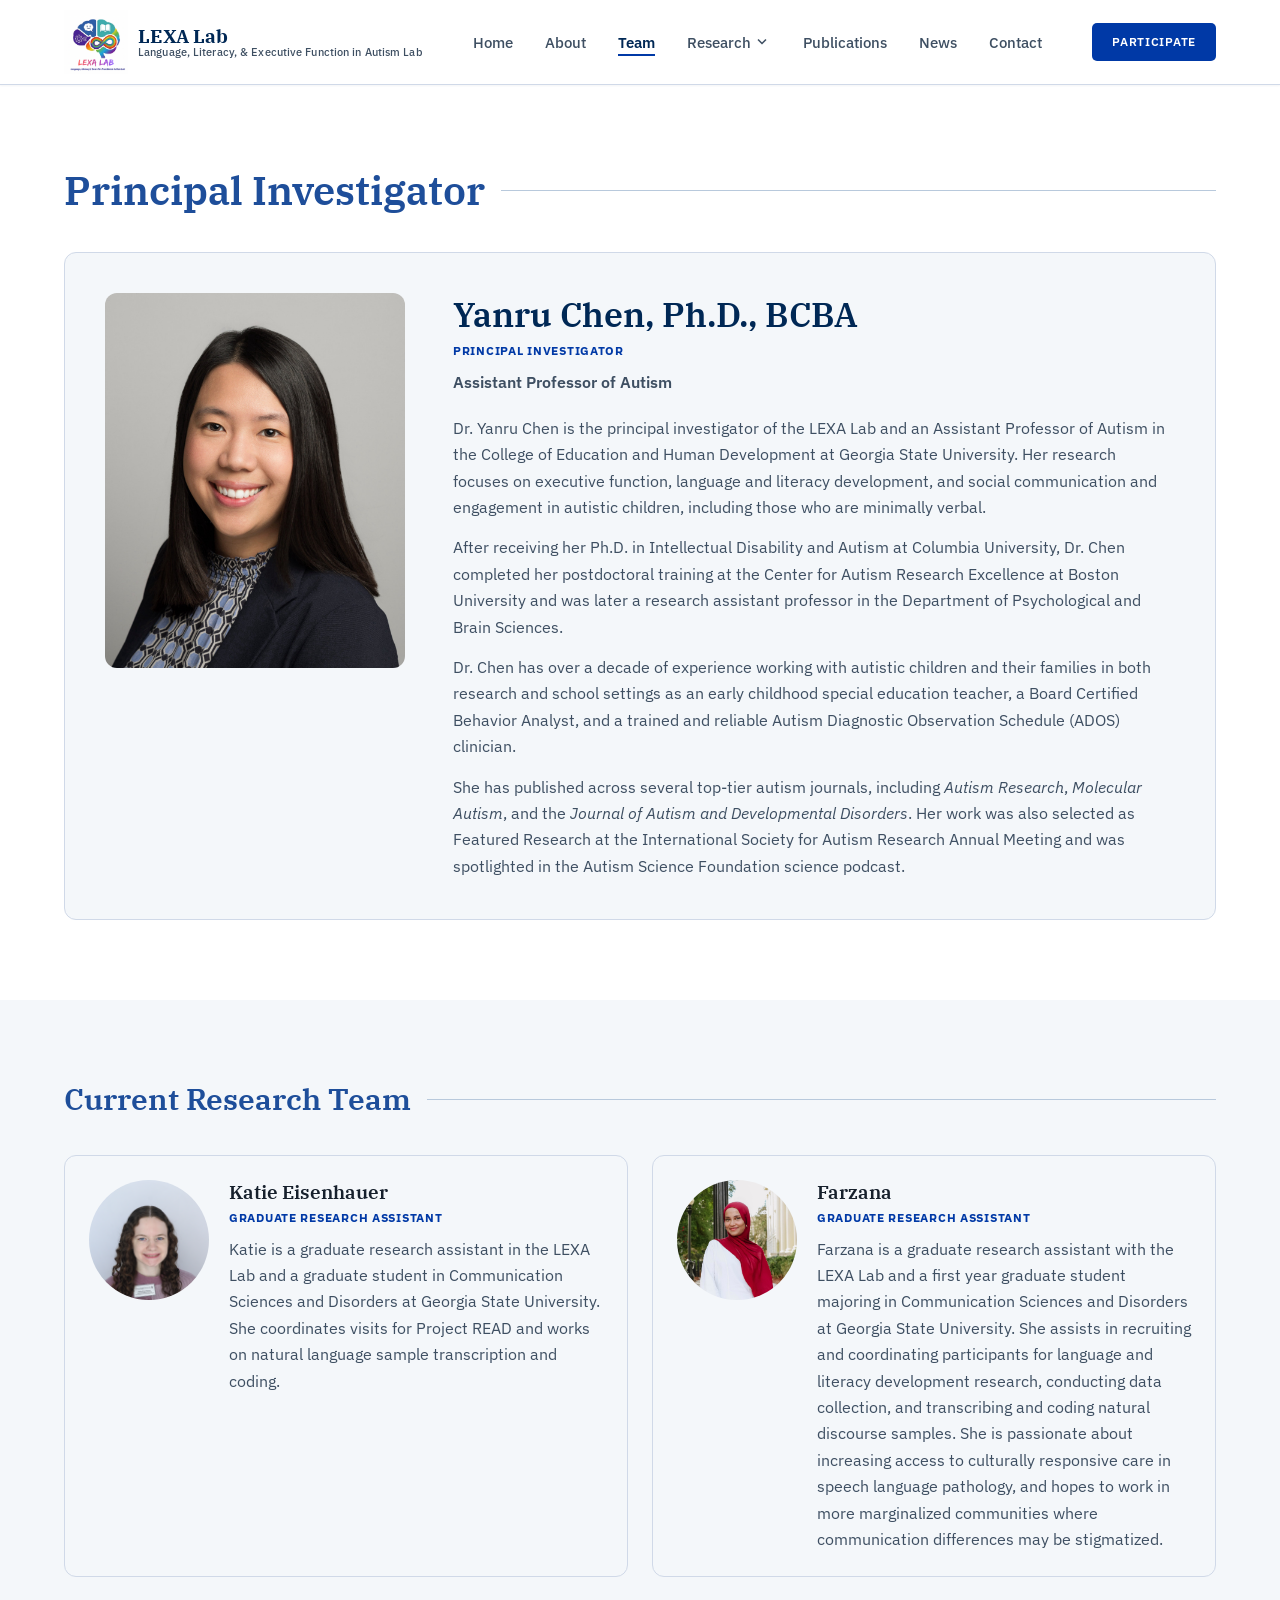
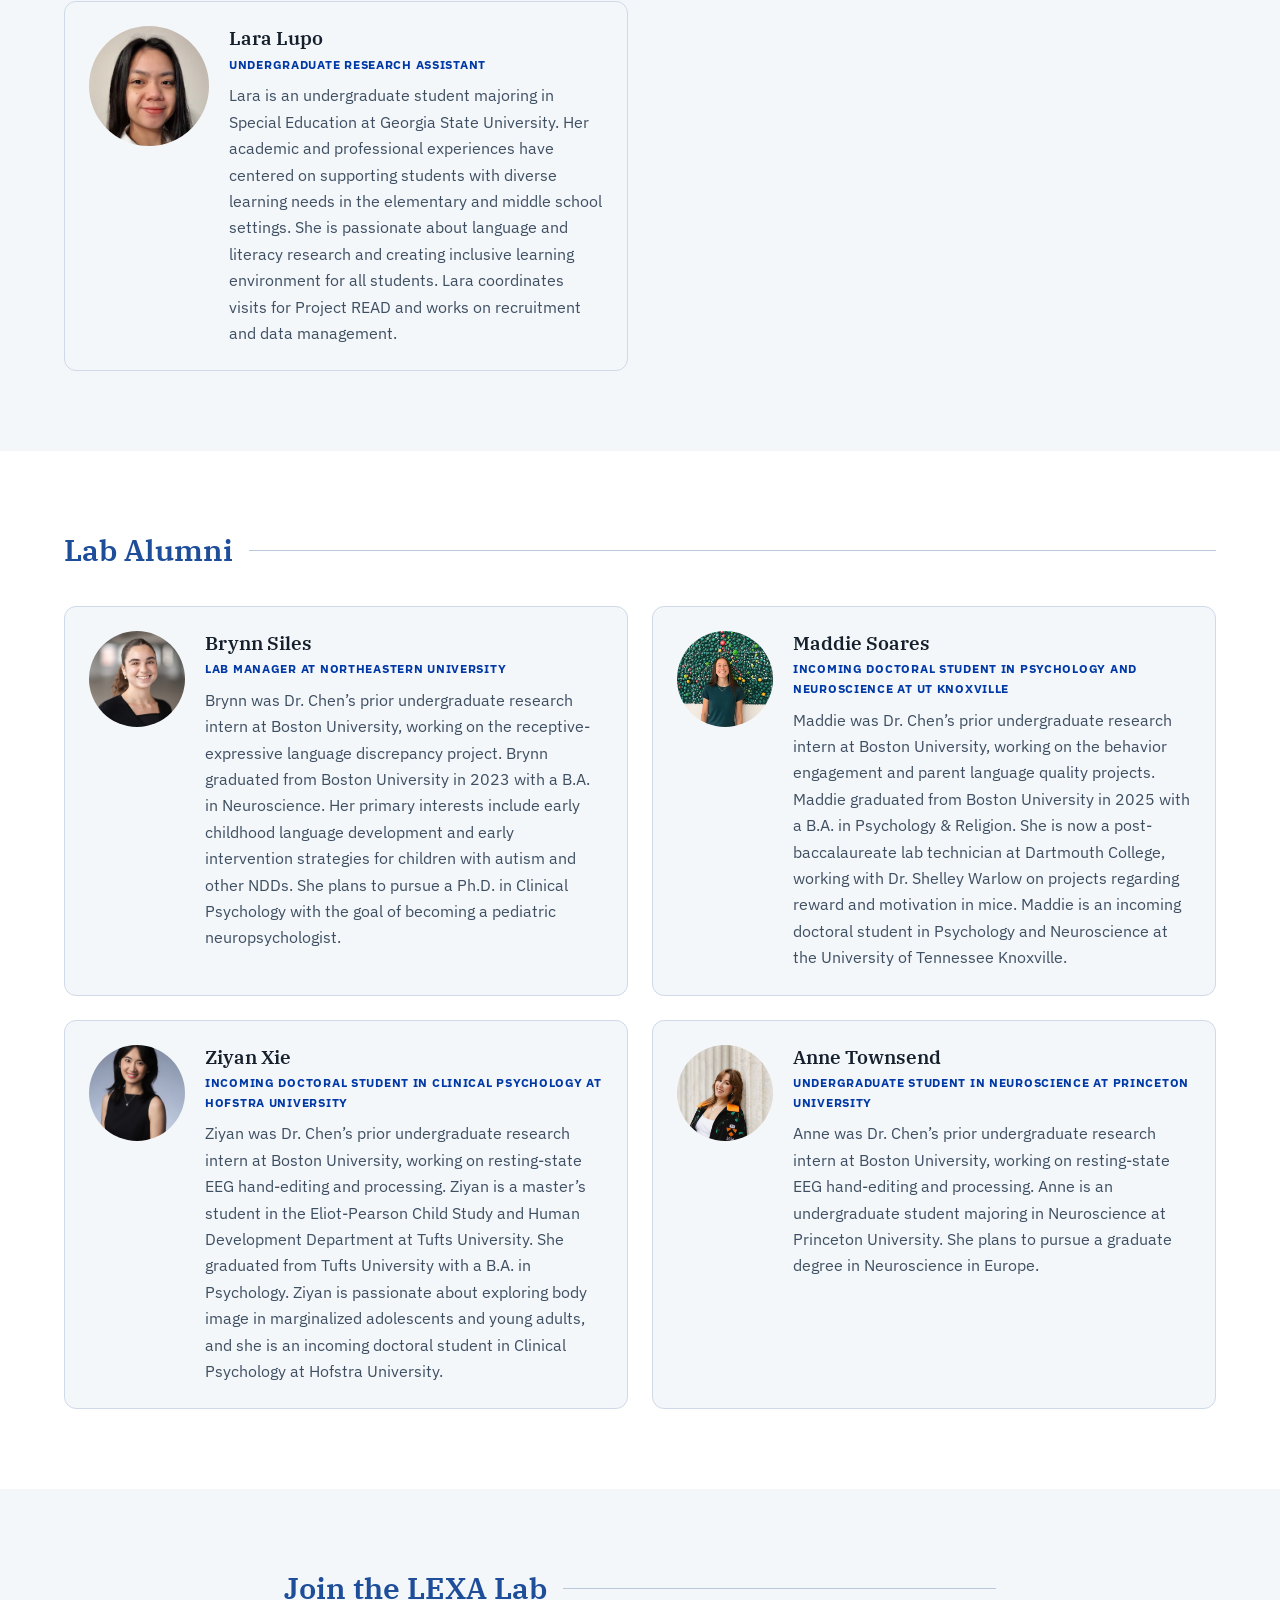
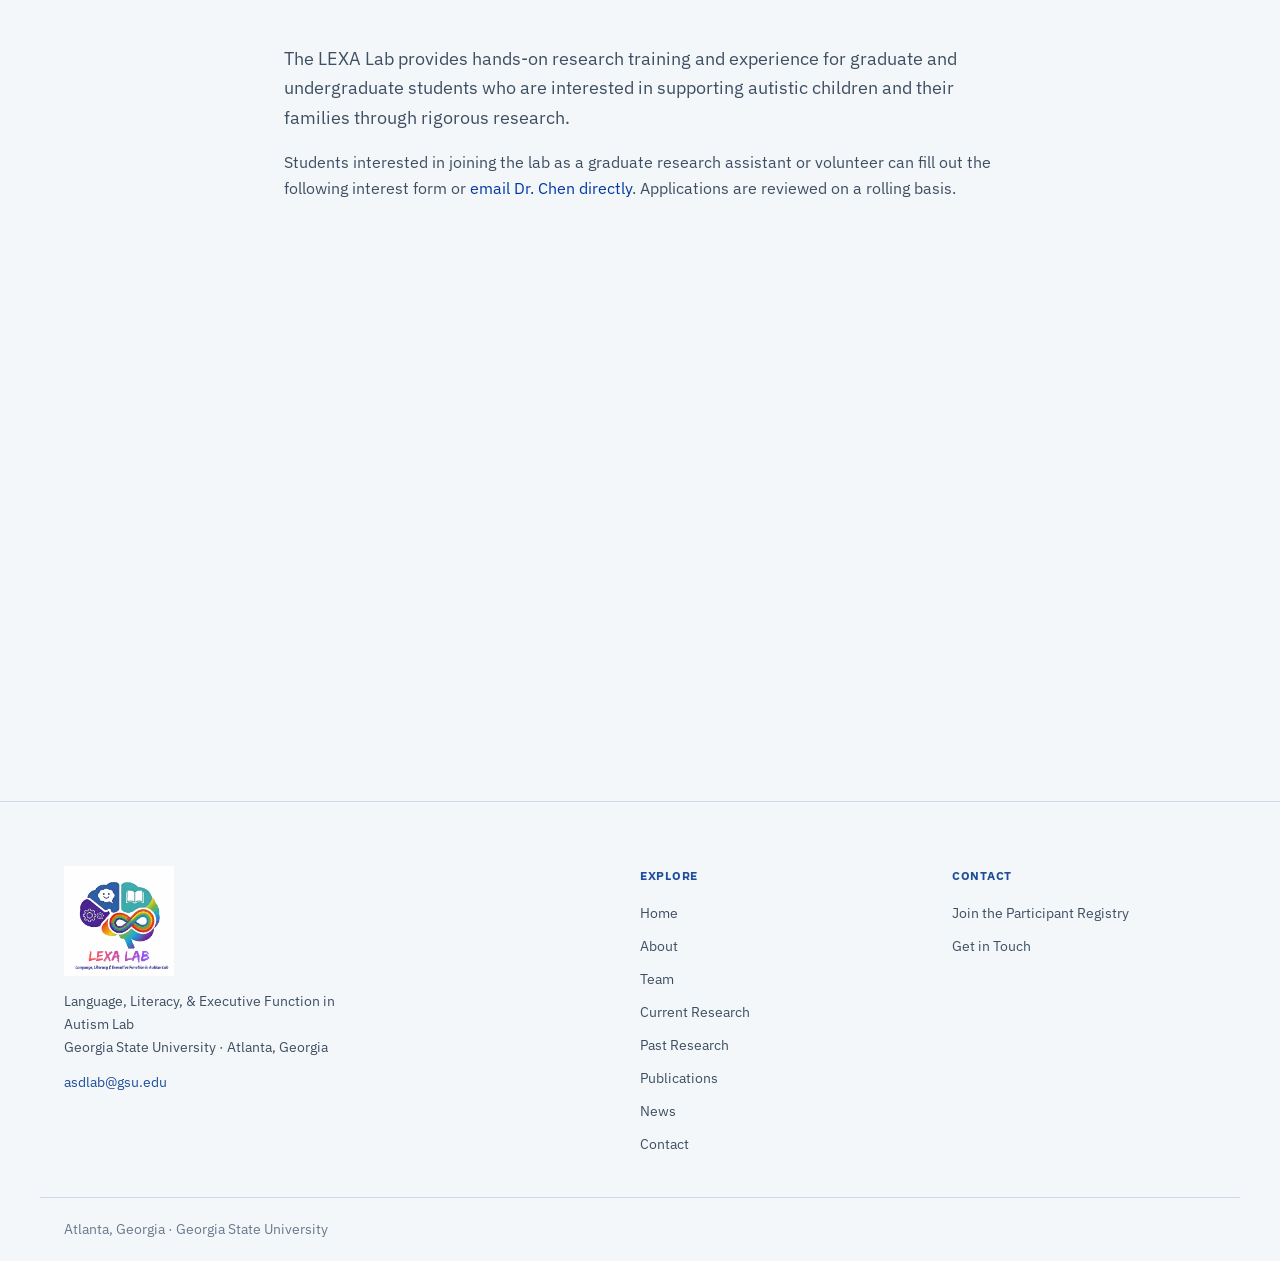
<file: team.html>
<!DOCTYPE html>
<html lang="en">
<head>
  <meta charset="UTF-8" />
  <meta name="viewport" content="width=device-width, initial-scale=1.0" />
  <meta name="description" content="Meet the LEXA Lab research team — faculty, graduate students, and undergraduate researchers at Georgia State University studying language, literacy, and executive function in children with autism and their families." />
  <title>Meet the Team | LEXA Lab — Georgia State University</title>

  <!-- Fonts -->
  <link rel="preconnect" href="https://fonts.googleapis.com" />
  <link rel="preconnect" href="https://fonts.gstatic.com" crossorigin />
  <link href="https://fonts.googleapis.com/css2?family=IBM+Plex+Serif:ital,wght@0,400;0,500;0,600;0,700;1,400&family=IBM+Plex+Sans:ital,wght@0,400;0,500;0,600;0,700;1,400&display=swap" rel="stylesheet" />
  <link href="https://fonts.googleapis.com/css2?family=Material+Symbols+Outlined:opsz,wght,FILL,GRAD@20..48,100..700,0..1,-50..200" rel="stylesheet" />

  <link rel="stylesheet" href="assets/css/styles.css" />
</head>
<body>

  <a href="#main-content" class="skip-link">Skip to main content</a>

  <!-- ============================================================
       HEADER / NAVIGATION
       ============================================================ -->
  <header class="site-header" role="banner">
    <div class="nav-inner">
      <a href="/" class="nav-logo" aria-label="LEXA Lab — Home">
        <div class="nav-logo-icon" aria-hidden="true">
          <img src="assets/images/lexa-lab-logo.png" alt="" class="nav-logo-brand-img" />
        </div>
        <div class="nav-logo-text">
          <span class="nav-logo-name">LEXA Lab</span>
          <span class="nav-logo-sub">Language, Literacy, &amp; Executive Function in Autism Lab</span>
        </div>
      </a>

      <!-- Update this navigation if additional pages are added in the future. -->
      <nav aria-label="Main navigation">
        <ul class="nav-links" role="list">
          <li><a href="/"        class="nav-link">Home</a></li>
          <li><a href="/about"        class="nav-link">About</a></li>
          <li><a href="/team"         class="nav-link active" aria-current="page">Team</a></li>
          <li class="nav-item-dropdown">
            <button class="nav-link nav-dropdown-toggle" aria-expanded="false" aria-haspopup="true">
              Research
              <span class="material-symbols-outlined" aria-hidden="true" style="font-size:18px;">expand_more</span>
            </button>
            <ul class="nav-dropdown-menu" role="menu">
              <li role="none"><a role="menuitem" href="/research" class="nav-dropdown-link">Current Research</a></li>
              <li role="none"><a role="menuitem" href="/past-research" class="nav-dropdown-link">Past Research</a></li>
            </ul>
          </li>
          <li><a href="/publications" class="nav-link">Publications</a></li>
          <li><a href="/news"          class="nav-link">News</a></li>
          <li><a href="/contact"      class="nav-link">Contact</a></li>
        </ul>
      </nav>

      <a href="/contact#registry" class="btn-nav nav-cta" aria-label="Join the participant registry — opens contact page">Participate</a>

      <button
        class="mobile-menu-btn"
        id="mobile-menu-btn"
        aria-label="Open navigation menu"
        aria-expanded="false"
        aria-controls="mobile-menu"
      >
        <span class="material-symbols-outlined" aria-hidden="true">menu</span>
      </button>
    </div>

    <nav id="mobile-menu" class="mobile-menu" aria-label="Mobile navigation">
      <a href="/"        class="mobile-nav-link">Home</a>
      <a href="/about"        class="mobile-nav-link">About</a>
      <a href="/team"         class="mobile-nav-link active" aria-current="page">Team</a>
      <span class="mobile-nav-group-label">Research</span>
      <a href="/research"      class="mobile-nav-link mobile-nav-sublink">Current Research</a>
      <a href="/past-research" class="mobile-nav-link mobile-nav-sublink">Past Research</a>
      <a href="/publications" class="mobile-nav-link">Publications</a>
      <a href="/news"        class="mobile-nav-link">News</a>
      <a href="/contact"      class="mobile-nav-link">Contact</a>
      <a href="/contact#registry" class="btn-nav">Participate in a Study</a>
    </nav>
  </header>

  <!-- ============================================================
       MAIN CONTENT
       ============================================================ -->
  <main id="main-content">

    <!-- ──────────────────────────────────────────────────────────
         PRINCIPAL INVESTIGATOR
         ────────────────────────────────────────────────────────── -->
    <section class="section-pad" style="background: var(--clr-surface);" aria-labelledby="pi-heading">
      <div class="container">

        <div class="section-with-rule">
          <h1 id="pi-heading" style="font-family: var(--font-heading); font-size: clamp(28px, 4vw, var(--text-display)); font-weight:600; color:var(--clr-secondary);">
            Principal Investigator
          </h1>
          <div class="rule-line" aria-hidden="true"></div>
        </div>

        <article class="pi-profile">
          <img src="assets/images/yanru-chen.jpg" alt="Yanru Chen, Ph.D., BCBA" class="pi-headshot" />
          <div>
            <h2>Yanru Chen, Ph.D., BCBA</h2>
            <span class="team-card-role">Principal Investigator</span>
            <p class="pi-title">Assistant Professor of Autism</p>
            <div class="member-bio">
              <p>
                Dr. Yanru Chen is the principal investigator of the LEXA Lab and an Assistant Professor of Autism in the College of Education and Human Development at Georgia State University. Her research focuses on executive function, language and literacy development, and social communication and engagement in autistic children, including those who are minimally verbal.
              </p>
              <p>
                After receiving her Ph.D. in Intellectual Disability and Autism at Columbia University, Dr. Chen completed her postdoctoral training at the Center for Autism Research Excellence at Boston University and was later a research assistant professor in the Department of Psychological and Brain Sciences.
              </p>
              <p>
                Dr. Chen has over a decade of experience working with autistic children and their families in both research and school settings as an early childhood special education teacher, a Board Certified Behavior Analyst, and a trained and reliable Autism Diagnostic Observation Schedule (ADOS) clinician.
              </p>
              <p>
                She has published across several top-tier autism journals, including <em>Autism Research</em>, <em>Molecular Autism</em>, and the <em>Journal of Autism and Developmental Disorders</em>. Her work was also selected as Featured Research at the International Society for Autism Research Annual Meeting and was spotlighted in the Autism Science Foundation science podcast.
              </p>
            </div>
          </div>
        </article>
      </div>
    </section>

    <!-- ──────────────────────────────────────────────────────────
         CURRENT RESEARCH TEAM
         ────────────────────────────────────────────────────────── -->
    <section class="section-pad" style="background: var(--clr-surface-alt);" aria-labelledby="team-heading">
      <div class="container">

        <div class="section-with-rule">
          <h2 id="team-heading">Current Research Team</h2>
          <div class="rule-line" aria-hidden="true"></div>
        </div>

        <div class="grid-team-2">

          <article class="team-card team-card-profile">
            <img src="assets/images/katie-eisenhauer.jpg" alt="Katie Eisenhauer" class="member-headshot" style="object-position:center bottom;" />
            <div>
              <h3>Katie Eisenhauer</h3>
              <span class="team-card-role">Graduate Research Assistant</span>
              <p class="body-md">
                Katie is a graduate research assistant in the LEXA Lab and a graduate student in Communication Sciences and Disorders at Georgia State University. She coordinates visits for Project READ and works on natural language sample transcription and coding.
              </p>
            </div>
          </article>

          <article class="team-card team-card-profile">
            <img src="assets/images/farzana.jpg" alt="Farzana" class="member-headshot" />
            <div>
              <h3>Farzana</h3>
              <span class="team-card-role">Graduate Research Assistant</span>
              <p class="body-md">
                Farzana is a graduate research assistant with the LEXA Lab and a first year graduate student majoring in Communication Sciences and Disorders at Georgia State University. She assists in recruiting and coordinating participants for language and literacy development research, conducting data collection, and transcribing and coding natural discourse samples. She is passionate about increasing access to culturally responsive care in speech language pathology, and hopes to work in more marginalized communities where communication differences may be stigmatized.
              </p>
            </div>
          </article>

          <article class="team-card team-card-profile">
            <img src="assets/images/lara-lupo.jpg" alt="Lara Lupo" class="member-headshot" style="object-position:center top;" />
            <div>
              <h3>Lara Lupo</h3>
              <span class="team-card-role">Undergraduate Research Assistant</span>
              <p class="body-md">
                Lara is an undergraduate student majoring in Special Education at Georgia State University. Her academic and professional experiences have centered on supporting students with diverse learning needs in the elementary and middle school settings. She is passionate about language and literacy research and creating inclusive learning environment for all students. Lara coordinates visits for Project READ and works on recruitment and data management.
              </p>
            </div>
          </article>

        </div>
      </div>
    </section>

    <!-- ──────────────────────────────────────────────────────────
         LAB ALUMNI
         ────────────────────────────────────────────────────────── -->
    <section class="section-pad" style="background: var(--clr-surface);" aria-labelledby="alumni-heading">
      <div class="container">

        <div class="section-with-rule">
          <h2 id="alumni-heading">Lab Alumni</h2>
          <div class="rule-line" aria-hidden="true"></div>
        </div>

        <div class="grid-team-2">

          <article class="team-card team-card-profile">
            <img src="assets/images/brynn-siles.jpg" alt="Brynn Siles" class="member-headshot member-headshot-sm" />
            <div>
              <h3>Brynn Siles</h3>
              <span class="team-card-role">Lab Manager at Northeastern University</span>
              <p class="body-md">
                Brynn was Dr. Chen’s prior undergraduate research intern at Boston University, working on the receptive-expressive language discrepancy project. Brynn graduated from Boston University in 2023 with a B.A. in Neuroscience. Her primary interests include early childhood language development and early intervention strategies for children with autism and other NDDs. She plans to pursue a Ph.D. in Clinical Psychology with the goal of becoming a pediatric neuropsychologist.
              </p>
            </div>
          </article>

          <article class="team-card team-card-profile">
            <img src="assets/images/maddie-soares.jpg" alt="Maddie Soares" class="member-headshot member-headshot-sm" />
            <div>
              <h3>Maddie Soares</h3>
              <span class="team-card-role">Incoming Doctoral Student in Psychology and Neuroscience at UT Knoxville</span>
              <p class="body-md">
                Maddie was Dr. Chen’s prior undergraduate research intern at Boston University, working on the behavior engagement and parent language quality projects. Maddie graduated from Boston University in 2025 with a B.A. in Psychology &amp; Religion. She is now a post-baccalaureate lab technician at Dartmouth College, working with Dr. Shelley Warlow on projects regarding reward and motivation in mice. Maddie is an incoming doctoral student in Psychology and Neuroscience at the University of Tennessee Knoxville.
              </p>
            </div>
          </article>

          <article class="team-card team-card-profile">
            <img src="assets/images/ziyan-xie.jpg" alt="Ziyan Xie" class="member-headshot member-headshot-sm" />
            <div>
              <h3>Ziyan Xie</h3>
              <span class="team-card-role">Incoming Doctoral Student in Clinical Psychology at Hofstra University</span>
              <p class="body-md">
                Ziyan was Dr. Chen’s prior undergraduate research intern at Boston University, working on resting-state EEG hand-editing and processing. Ziyan is a master’s student in the Eliot-Pearson Child Study and Human Development Department at Tufts University. She graduated from Tufts University with a B.A. in Psychology. Ziyan is passionate about exploring body image in marginalized adolescents and young adults, and she is an incoming doctoral student in Clinical Psychology at Hofstra University.
              </p>
            </div>
          </article>

          <article class="team-card team-card-profile">
            <img src="assets/images/anne-townsend.jpg" alt="Anne Townsend" class="member-headshot member-headshot-sm" style="object-position:center 30%;" />
            <div>
              <h3>Anne Townsend</h3>
              <span class="team-card-role">Undergraduate Student in Neuroscience at Princeton University</span>
              <p class="body-md">
                Anne was Dr. Chen’s prior undergraduate research intern at Boston University, working on resting-state EEG hand-editing and processing. Anne is an undergraduate student majoring in Neuroscience at Princeton University. She plans to pursue a graduate degree in Neuroscience in Europe.
              </p>
            </div>
          </article>

        </div>
      </div>
    </section>

    <section class="section-pad" style="background: var(--clr-surface-alt);" aria-labelledby="student-interest-heading">
      <div class="container" style="max-width: 760px;">
        <div class="section-with-rule">
          <h2 id="student-interest-heading">Join the LEXA Lab</h2>
          <div class="rule-line" aria-hidden="true"></div>
        </div>

        <p class="body-lg">
          The LEXA Lab provides hands-on research training and experience for graduate and undergraduate students who are interested in supporting autistic children and their families through rigorous research.
        </p>
        <p class="body-md" style="margin-top: 16px; margin-bottom: 32px;">
          Students interested in joining the lab as a graduate research assistant or volunteer can fill out the following interest form or <a href="mailto:ychen146@gsu.edu" style="color: var(--clr-primary-action);">email Dr. Chen directly</a>. Applications are reviewed on a rolling basis.
        </p>

        <iframe width="640px" height="480px" src="https://forms.cloud.microsoft/Pages/ResponsePage.aspx?id=PddaUV6NaUGJXJeJ3HQqcBixgfLcKH9LqUlxzf63Pw5UNEw0U0s5MVJJVkFDN1AwTjQ4NU9ZSjVJTy4u&embed=true" frameborder="0" marginwidth="0" marginheight="0" style="border: none; max-width:100%; max-height:100vh" allowfullscreen webkitallowfullscreen mozallowfullscreen msallowfullscreen> </iframe>
      </div>
    </section>

  </main>

  <!-- ============================================================
       FOOTER
       ============================================================ -->
  <footer class="site-footer" role="contentinfo">
    <div class="footer-inner">
      <div>
        <img src="assets/images/lexa-lab-logo.png" alt="LEXA Lab logo" class="footer-logo-img" />
        <p class="footer-brand-sub">
          Language, Literacy, &amp; Executive Function in Autism Lab<br />
          Georgia State University · Atlanta, Georgia
        </p>
        <p style="margin-top: 12px; font-size: var(--text-sm); color: var(--clr-text-soft);">
          <a href="mailto:asdlab@gsu.edu" style="color: var(--clr-secondary);">asdlab@gsu.edu</a>
        </p>
      </div>
      <div>
        <span class="footer-col-label">Explore</span>
        <nav class="footer-links" aria-label="Footer navigation">
          <a href="/">Home</a>
          <a href="/about">About</a>
          <a href="/team">Team</a>
          <a href="/research">Current Research</a>
          <a href="/past-research">Past Research</a>
          <a href="/publications">Publications</a>
          <a href="/news">News</a>
          <a href="/contact">Contact</a>
        </nav>
      </div>
      <div>
        <span class="footer-col-label">Contact</span>
        <nav class="footer-links" aria-label="Footer contact links">
          <a href="/contact#registry">Join the Participant Registry</a>
          <a href="/contact">Get in Touch</a>
        </nav>
      </div>
    </div>
    <div class="footer-bottom">
      <p class="footer-copy">Atlanta, Georgia · Georgia State University</p>
    </div>
  </footer>

  <script src="assets/js/nav.js"></script>
</body>
</html>
</file>
<file: assets/css/styles.css>
/* ================================================================
   LEXA Lab — Shared Stylesheet
   Georgia State University Research Lab Website Prototype
   Language, Literacy, & Executive Function in Autism Lab
   ================================================================

   SQUARESPACE MIGRATION GUIDE:
   ─ CSS custom properties (:root) → Squarespace Site Styles panel
   ─ Component classes below → Custom CSS on individual blocks
   ─ Section comments name the Squarespace block type to use

   ================================================================ */


/* ================================
   Design Tokens
   Colors, typography, spacing, borders, shadows
================================ */

:root {
  /* Brand — GSU Palette */
  --clr-primary:         #002855;   /* GSU Deep Navy — headings, logo */
  --clr-primary-action:  #0039A6;   /* GSU Blue — buttons, links */
  --clr-primary-light:   #D6E4FF;   /* Cool blue tint — chips, icon bg */
  --clr-secondary:       #1E4E9A;   /* Cool mid-blue — section labels, accents */
  --clr-secondary-light: #EDF3FF;   /* Cool pale blue — hover, callout */

  /* Surfaces */
  --clr-bg:              #FFFFFF;
  --clr-surface:         #FFFFFF;
  --clr-surface-alt:     #F4F7FA;   /* Cool pale blue-gray — alternating sections */
  --clr-surface-card:    #FFFFFF;
  --clr-surface-mid:     #E8EDF4;   /* Q&A blocks, content containers */
  --clr-surface-border:  #D0D9E8;   /* Dividers, card borders */
  --clr-white:           #FFFFFF;
  --clr-paper:           #FAF7F1;   /* Warm paper — publications archive */
  --clr-paper-rule:      #E7E1D6;   /* Hairline rule on paper */

  /* Text */
  --clr-text:            #16202C;   /* Deep blue-black body */
  --clr-text-mid:        #3E4F62;   /* Muted — captions, body on cards */
  --clr-text-soft:       #697A8D;   /* Tertiary — hints, placeholders */

  /* Accent */
  --clr-gold:            #B88A00;   /* Muted academic gold */
  --clr-gold-bg:         #FDF6E3;   /* Pale gold tint */

  /* Typography — IBM Plex family: academic, editorial, cohesive */
  --font-heading: 'IBM Plex Serif', serif;
  --font-body:    'IBM Plex Sans', sans-serif;

  /* Type scale */
  --text-display:  clamp(24px, 4vw, 40px);
  --text-h1:       clamp(22px, 3.5vw, 36px);
  --text-h2:       30px;
  --text-h3:       22px;
  --text-h4:       19px;
  --text-body-lg:  18px;
  --text-body:     16px;
  --text-sm:       14px;
  --text-xs:       12px;

  /* Line heights */
  --lh-tight:    1.15;
  --lh-snug:     1.28;
  --lh-normal:   1.5;
  --lh-relaxed:  1.65;

  /* Letter spacing */
  --ls-tight: -0.015em;
  --ls-caps:   0.06em;

  /* Spacing (8px base) */
  --sp-1:  8px;
  --sp-2:  16px;
  --sp-3:  24px;
  --sp-4:  32px;
  --sp-5:  40px;
  --sp-6:  48px;
  --sp-8:  64px;
  --sp-10: 80px;  /* section vertical padding */
  --sp-12: 96px;

  /* Layout */
  --container-max: 1200px;
  --gutter:        24px;
  --section-y:     80px;

  /* Shapes — reduced radius for academic/institutional look */
  --radius-sm:   2px;
  --radius-md:   5px;
  --radius-lg:   8px;
  --radius-xl:   12px;
  --radius-2xl:  16px;
  --radius-full: 9999px;

  /* Shadows — tighter, less diffuse */
  --shadow-xs: 0 1px 2px rgba(0, 40, 85, 0.05);
  --shadow-sm: 0 1px 5px rgba(0, 40, 85, 0.08);
  --shadow-md: 0 3px 12px rgba(0, 40, 85, 0.10);
  --shadow-lg: 0 6px 24px rgba(0, 40, 85, 0.12);

  /* Transitions */
  --ease-fast:   150ms ease;
  --ease:        250ms ease;
  --ease-slow:   400ms ease;
}


/* ================================
   Base / Reset
================================ */

*, *::before, *::after { box-sizing: border-box; margin: 0; padding: 0; }

html { scroll-behavior: smooth; }

body {
  font-family: var(--font-body);
  font-size: var(--text-body);
  line-height: var(--lh-relaxed);
  color: var(--clr-text);
  background-color: var(--clr-bg);
  -webkit-font-smoothing: antialiased;
  overflow-x: hidden;
}

img { max-width: 100%; height: auto; display: block; }

a { color: inherit; text-decoration: none; }
a:hover { text-decoration: underline; }

ul, ol { list-style: none; }

button {
  cursor: pointer;
  font-family: var(--font-body);
  border: none;
  background: none;
}

h1, h2, h3, h4, h5 {
  font-family: var(--font-heading);
  font-weight: 600;
  line-height: var(--lh-snug);
  color: var(--clr-primary);
}


/* ================================
   Accessibility
================================ */

/* Skip link — SQUARESPACE: add as first block, hide visually */
.skip-link {
  position: absolute;
  top: -100px;
  left: var(--gutter);
  background: var(--clr-primary-action);
  color: #fff;
  padding: 8px 18px;
  border-radius: var(--radius-md);
  font-weight: 600;
  font-size: var(--text-sm);
  z-index: 9999;
  transition: top var(--ease-fast);
}
.skip-link:focus { top: 8px; text-decoration: none; color: #fff; }

/* Focus ring — high visibility for keyboard users */
:focus-visible {
  outline: 3px solid var(--clr-primary-action);
  outline-offset: 3px;
  border-radius: 2px;
}
:focus:not(:focus-visible) { outline: none; }


/* ================================
   Icon Library
   Material Symbols configuration
================================ */

.material-symbols-outlined {
  font-variation-settings: 'FILL' 0, 'wght' 400, 'GRAD' 0, 'opsz' 24;
  font-size: 24px;
  line-height: 1;
  display: inline-flex;
  align-items: center;
  user-select: none;
}
.icon-filled { font-variation-settings: 'FILL' 1, 'wght' 400, 'GRAD' 0, 'opsz' 24; }


/* ================================
   Layout Utilities
   Containers, grids, split layouts
   Responsive breakpoints are defined inline within each rule.
================================ */

/* Main page width wrapper used across all pages. */
.container {
  width: 100%;
  max-width: var(--container-max);
  margin-left: auto;
  margin-right: auto;
  padding-left: var(--gutter);
  padding-right: var(--gutter);
}

.section-pad {
  padding-top: var(--section-y);
  padding-bottom: var(--section-y);
}

@media (max-width: 768px) {
  .section-pad {
    padding-top: 56px;
    padding-bottom: 56px;
  }
}

/* Two-column grids */
.grid-2 {
  display: grid;
  grid-template-columns: 1fr 1fr;
  gap: 64px;
  align-items: center;
}

.grid-2.gap-lg { gap: 80px; }
.grid-2.gap-md { gap: 48px; }
.grid-2.gap-sm { gap: 32px; }

/* Weighted two-column */
.grid-5-7 { grid-template-columns: 5fr 7fr; }
.grid-7-5 { grid-template-columns: 7fr 5fr; }

@media (max-width: 900px) {
  .grid-2, .grid-5-7, .grid-7-5 {
    grid-template-columns: 1fr;
    gap: 40px;
  }
}

/* Reusable card grid for research and team sections. */
.grid-3 {
  display: grid;
  grid-template-columns: repeat(3, 1fr);
  gap: 28px;
}

@media (max-width: 900px) { .grid-3 { grid-template-columns: 1fr 1fr; } }
@media (max-width: 640px) { .grid-3 { grid-template-columns: 1fr; } }

/* Four-column grid */
.grid-4 {
  display: grid;
  grid-template-columns: repeat(4, 1fr);
  gap: 24px;
}

@media (max-width: 1024px) { .grid-4 { grid-template-columns: 1fr 1fr; } }
@media (max-width: 580px)  { .grid-4 { grid-template-columns: 1fr; } }

/* Two-column grid (team) */
.grid-team-2 {
  display: grid;
  grid-template-columns: repeat(2, 1fr);
  gap: 24px;
}
@media (max-width: 700px) { .grid-team-2 { grid-template-columns: 1fr; } }

/* 12-col bento grid (research areas, grad students) */
.bento-grid {
  display: grid;
  grid-template-columns: repeat(12, 1fr);
  gap: 24px;
}

.bento-8  { grid-column: span 8; }
.bento-4  { grid-column: span 4; }
.bento-12 { grid-column: span 12; }

@media (max-width: 900px) {
  .bento-8, .bento-4 { grid-column: span 12; }
}

/* Contact layout */
.contact-grid {
  display: grid;
  grid-template-columns: 5fr 7fr;
  gap: 48px;
  align-items: start;
}
@media (max-width: 900px) { .contact-grid { grid-template-columns: 1fr; } }


/* ================================
   Header and Navigation
   SQUARESPACE: Header block → Fixed → White background
================================ */

.site-header {
  position: sticky;
  top: 0;
  z-index: 100;
  background: var(--clr-white);
  border-bottom: 1px solid var(--clr-surface-border);
  box-shadow: var(--shadow-xs);
  transition: box-shadow var(--ease);
}
.site-header.scrolled { box-shadow: var(--shadow-sm); }

.nav-inner {
  display: flex;
  align-items: center;
  justify-content: space-between;
  height: 84px;
  max-width: var(--container-max);
  margin: 0 auto;
  padding: 0 var(--gutter);
}

/* Logo */
.nav-logo {
  display: flex;
  flex-direction: row;
  align-items: center;
  gap: 10px;
  line-height: 1.1;
  text-decoration: none;
}

.nav-logo-icon {
  flex-shrink: 0;
  display: flex;
  align-items: center;
}

.nav-logo-brand-img {
  height: 64px;
  width: 64px;
  object-fit: contain;
  display: block;
}

.nav-logo-text {
  display: flex;
  flex-direction: column;
}

.nav-logo-name {
  font-family: var(--font-heading);
  font-size: 19px;
  font-weight: 700;
  color: var(--clr-primary);
  letter-spacing: -0.01em;
}
.nav-logo-sub {
  font-size: 10.5px;
  font-weight: 500;
  color: var(--clr-text-mid);
  letter-spacing: 0.01em;
  max-width: 300px;
}

@media (max-width: 480px) {
  .nav-logo-brand-img { height: 48px; width: 48px; }
  .nav-logo-name { font-size: 16px; }
  .nav-logo-sub { display: none; }
}

/* Desktop nav links */
.nav-links {
  display: flex;
  align-items: baseline; /* keeps the Research dropdown button level with the plain links */
  gap: 32px;
  list-style: none;
}

.nav-link {
  font-size: 15px;
  font-weight: 500;
  color: var(--clr-text-mid);
  text-decoration: none;
  padding-bottom: 2px;
  border-bottom: 2px solid transparent;
  transition: color var(--ease-fast), border-color var(--ease-fast);
}
.nav-link:hover { color: var(--clr-primary); text-decoration: none; }
.nav-link.active, .nav-link[aria-current="page"] {
  color: var(--clr-primary);
  border-bottom-color: var(--clr-primary-action);
  font-weight: 600;
}

/* Nav CTA */
.btn-nav {
  font-family: var(--font-body);
  font-size: 12px;
  font-weight: 600;
  letter-spacing: var(--ls-caps);
  text-transform: uppercase;
  color: #fff;
  background: var(--clr-primary-action);
  padding: 9px 20px;
  border-radius: var(--radius-md);
  border: none;
  cursor: pointer;
  transition: background var(--ease-fast), box-shadow var(--ease-fast);
  text-decoration: none;
  white-space: nowrap;
  display: inline-flex;
  align-items: center;
}
.btn-nav:hover {
  background: var(--clr-primary);
  box-shadow: none;
  text-decoration: none;
  color: #fff;
}

/* Hamburger */
.mobile-menu-btn {
  display: none;
  align-items: center;
  justify-content: center;
  width: 42px;
  height: 42px;
  border-radius: var(--radius-md);
  color: var(--clr-primary);
  background: transparent;
  border: none;
  cursor: pointer;
  transition: background var(--ease-fast);
}
.mobile-menu-btn:hover { background: var(--clr-surface-alt); }

/* Mobile dropdown */
.mobile-menu {
  display: none;
  flex-direction: column;
  padding: 12px var(--gutter) 20px;
  background: var(--clr-white);
  border-top: 1px solid var(--clr-surface-border);
  gap: 4px;
}
.mobile-menu.open { display: flex; }

.mobile-nav-link {
  font-size: 16px;
  font-weight: 500;
  color: var(--clr-text-mid);
  padding: 12px 4px;
  border-bottom: 1px solid var(--clr-surface-border);
  transition: color var(--ease-fast);
  text-decoration: none;
}
.mobile-nav-link:hover, .mobile-nav-link.active, .mobile-nav-link[aria-current="page"] {
  color: var(--clr-primary);
  text-decoration: none;
}
.mobile-nav-link.active, .mobile-nav-link[aria-current="page"] { font-weight: 600; }
.mobile-menu .btn-nav {
  margin-top: 16px;
  justify-content: center;
  width: 100%;
  border-radius: var(--radius-lg);
}


/* Research dropdown (desktop)
   SQUARESPACE: built as a Folder navigation item with two pages. */
.nav-item-dropdown { position: relative; display: flex; align-items: center; }

.nav-dropdown-toggle {
  display: inline-flex;
  align-items: center;
  gap: 2px;
  background: none;
  border: none;
  cursor: pointer;
  font-family: var(--font-body);
  font-size: 15px;
  font-weight: 500;
  color: var(--clr-text-mid);
  padding: 0 0 2px;
  border-bottom: 2px solid transparent;
  transition: color var(--ease-fast), border-color var(--ease-fast);
}
.nav-dropdown-toggle:hover,
.nav-dropdown-toggle.active-parent {
  color: var(--clr-primary);
}
.nav-dropdown-toggle.active-parent {
  border-bottom-color: var(--clr-primary-action);
  font-weight: 600;
}
.nav-dropdown-toggle .material-symbols-outlined { transition: transform var(--ease-fast); }
.nav-item-dropdown:hover .nav-dropdown-toggle .material-symbols-outlined,
.nav-dropdown-toggle[aria-expanded="true"] .material-symbols-outlined { transform: rotate(180deg); }

.nav-dropdown-menu {
  position: absolute;
  top: 100%;
  left: 0;
  min-width: 210px;
  background: #fff;
  border: 1px solid var(--clr-surface-border);
  border-radius: var(--radius-lg);
  box-shadow: var(--shadow-md);
  padding: 8px;
  margin-top: 10px;
  list-style: none;
  display: none;
  z-index: 120;
}
/* Transparent bridge so hover isn't lost in the gap between toggle and menu */
.nav-dropdown-menu::before {
  content: "";
  position: absolute;
  top: -10px;
  left: 0;
  right: 0;
  height: 10px;
}
.nav-item-dropdown:hover .nav-dropdown-menu,
.nav-item-dropdown:focus-within .nav-dropdown-menu,
.nav-dropdown-toggle[aria-expanded="true"] + .nav-dropdown-menu { display: block; }

.nav-dropdown-link {
  display: block;
  padding: 9px 14px;
  border-radius: var(--radius-md);
  font-size: 15px;
  font-weight: 500;
  color: var(--clr-text-mid);
  text-decoration: none;
  transition: background var(--ease-fast), color var(--ease-fast);
}
.nav-dropdown-link:hover,
.nav-dropdown-link.active,
.nav-dropdown-link[aria-current="page"] {
  background: var(--clr-surface-alt);
  color: var(--clr-primary);
  text-decoration: none;
}

/* Research group in the mobile menu */
.mobile-nav-group-label {
  display: block;
  font-size: var(--text-xs);
  font-weight: 700;
  text-transform: uppercase;
  letter-spacing: var(--ls-caps);
  color: var(--clr-text-soft);
  padding: 12px 4px 4px;
}
.mobile-nav-sublink { padding-left: 18px; }

@media (max-width: 820px) {
  .nav-links, .btn-nav.nav-cta { display: none; }
  .mobile-menu-btn { display: flex; }
}
@media (min-width: 821px) {
  .mobile-menu { display: none !important; }
}


/* ================================
   Buttons and Links
   SQUARESPACE: Button blocks — use "Primary" / "Secondary" styles
================================ */

/* Shared CTA button style. */
.btn {
  display: inline-flex;
  align-items: center;
  justify-content: center;
  gap: 8px;
  min-height: 48px;
  padding: 12px 28px;
  border-radius: var(--radius-lg);
  font-family: var(--font-body);
  font-size: var(--text-sm);
  font-weight: 700;
  letter-spacing: var(--ls-caps);
  text-transform: uppercase;
  text-decoration: none;
  cursor: pointer;
  border: 2px solid transparent;
  transition: all var(--ease-fast);
  white-space: nowrap;
}
.btn:hover { text-decoration: none; }

/* Solid primary */
.btn-primary {
  background: var(--clr-primary-action);
  color: #fff;
  border-color: var(--clr-primary-action);
}
.btn-primary:hover {
  background: var(--clr-primary);
  border-color: var(--clr-primary);
  box-shadow: var(--shadow-md);
  color: #fff;
}

/* Outlined */
.btn-outlined {
  background: transparent;
  color: var(--clr-primary-action);
  border-color: var(--clr-primary-action);
}
.btn-outlined:hover {
  background: var(--clr-secondary-light);
  color: var(--clr-primary);
  border-color: var(--clr-primary);
}

/* On dark background */
.btn-on-dark {
  background: #fff;
  color: var(--clr-primary);
  border-color: #fff;
}
.btn-on-dark:hover {
  background: var(--clr-primary-light);
  border-color: var(--clr-primary-light);
  color: var(--clr-primary);
  box-shadow: var(--shadow-md);
}

.btn-outlined-on-dark {
  background: transparent;
  color: #fff;
  border-color: rgba(255,255,255,0.55);
}
.btn-outlined-on-dark:hover {
  background: rgba(255,255,255,0.08);
  border-color: #fff;
}

/* Sizes */
.btn-sm { min-height: 40px; padding: 8px 20px; font-size: 12px; }
.btn-lg { min-height: 56px; padding: 16px 36px; font-size: 15px; }

/* CTA group */
.btn-group {
  display: flex;
  flex-wrap: wrap;
  gap: 16px;
  align-items: center;
}


/* ================================
   Typography Helpers
================================ */

.display-heading {
  font-family: var(--font-heading);
  font-size: var(--text-display);
  font-weight: 600;
  line-height: var(--lh-tight);
  letter-spacing: -0.025em;
  color: var(--clr-primary);
}

.section-heading {
  font-family: var(--font-heading);
  font-size: var(--text-h2);
  font-weight: 600;
  line-height: var(--lh-snug);
  color: var(--clr-primary);
}

.card-heading {
  font-family: var(--font-heading);
  font-size: var(--text-h3);
  font-weight: 600;
  line-height: var(--lh-snug);
  color: var(--clr-text);
  margin-bottom: 12px;
}

.body-lg {
  font-size: var(--text-body-lg);
  line-height: var(--lh-relaxed);
  color: var(--clr-text-mid);
}
.body-md {
  font-size: var(--text-body);
  line-height: var(--lh-relaxed);
  color: var(--clr-text-mid);
}
.body-sm {
  font-size: var(--text-sm);
  line-height: var(--lh-relaxed);
  color: var(--clr-text-soft);
}

/* Section eyebrow */
.section-label {
  display: block;
  font-family: var(--font-body);
  font-size: var(--text-xs);
  font-weight: 700;
  letter-spacing: var(--ls-caps);
  text-transform: uppercase;
  color: var(--clr-secondary);
  margin-bottom: 12px;
}

/* Accent underline on section headings */
.heading-accent {
  display: flex;
  flex-direction: column;
  gap: 10px;
}
.heading-accent-line {
  width: 40px;
  height: 2px;
  background: var(--clr-primary-action);
}


/* ================================
   Photo Placeholders
   Temporary content slots for final lab photography.
   Replace each .img-placeholder div with a real <img> before launch.
   The aria-label on each placeholder describes the ideal photo.
================================ */

/* Reusable photo frame used until final lab photography is added. */
.img-placeholder {
  background: #CDDAEC;
  border: 1.5px solid #9FB3CC;
  border-radius: var(--radius-lg);
  display: flex;
  flex-direction: column;
  align-items: center;
  justify-content: center;
  overflow: hidden;
  position: relative;
}

/* Institutional content-slot label inside placeholders */
.placeholder-inner {
  display: flex;
  flex-direction: column;
  align-items: center;
  gap: 8px;
  padding: 24px 28px;
  text-align: center;
}
.placeholder-inner .ph-icon { display: none; }
.placeholder-inner p {
  color: #4A6080;
  font-size: 11px;
  font-style: normal;
  font-family: var(--font-body);
  letter-spacing: 0.07em;
  text-transform: uppercase;
  font-weight: 600;
  max-width: 160px;
  margin: 0;
  line-height: 1.4;
}

/* Headshot placeholder (round) */
.img-placeholder-round {
  border-radius: 50%;
}

/* Top-left slot label on large editorial photo placeholders */
.ph-labeled::before {
  content: "Photo";
  position: absolute;
  top: 12px;
  left: 12px;
  font-family: var(--font-body);
  font-size: 9px;
  font-weight: 700;
  letter-spacing: 0.1em;
  text-transform: uppercase;
  color: #3D5A80;
  background: rgba(255,255,255,0.82);
  border: 1px solid rgba(100,140,180,0.35);
  border-radius: 2px;
  padding: 4px 8px;
  line-height: 1;
  z-index: 1;
  pointer-events: none;
}

/* Quiet placeholder annotation on team cards */
.ph-note {
  font-size: 11px;
  color: var(--clr-text-soft);
  font-style: italic;
  margin-top: 6px;
  opacity: 0.8;
}

/* Custom motif: thin GSU-blue vertical rule beside section intro text */
.left-rule {
  border-left: 3px solid var(--clr-primary-action);
  padding-left: 24px;
}


/* ================================
   Cards and Editorial Content Modules
   SQUARESPACE: Summary blocks / Image+Text blocks
================================ */

.card {
  background: var(--clr-surface-card);
  border-radius: var(--radius-xl);
  border: 1px solid var(--clr-surface-border);
  padding: 32px;
  box-shadow: none;
  transition: box-shadow var(--ease);
}
.card:hover { box-shadow: var(--shadow-sm); }

.card-alt {
  background: var(--clr-surface-alt);
  border-radius: var(--radius-xl);
  border: 1px solid var(--clr-surface-border);
  padding: 32px;
  box-shadow: none;
  transition: box-shadow var(--ease);
}
.card-alt:hover { box-shadow: var(--shadow-sm); }

.card-primary {
  background: var(--clr-primary);
  color: #fff;
  border-radius: var(--radius-xl);
  padding: 32px;
}

/* Colored bottom border on research cards */
.accent-primary   { border-bottom: 4px solid var(--clr-primary-action); }
.accent-secondary { border-bottom: 4px solid var(--clr-secondary); }
.accent-navy      { border-bottom: 4px solid var(--clr-primary); }
.accent-gold      { border-bottom: 4px solid var(--clr-gold); }

/* Icon chip inside card */
.card-icon {
  width: 48px;
  height: 48px;
  border-radius: 50%;
  display: flex;
  align-items: center;
  justify-content: center;
  background: var(--clr-primary-light);
  color: var(--clr-primary);
  margin-bottom: 20px;
  flex-shrink: 0;
}
.card-icon-secondary {
  background: var(--clr-secondary-light);
  color: var(--clr-secondary);
}


/* ================================
   Citation Lists
   Publications and conference presentation entries.
================================ */

/* Annotated-bibliography layout: a year gutter + citation rows separated by
   hairlines. No cards, no full-height sidebar — one small accent tick only. */
.citation-list {
  max-width: 860px;
  list-style: none;
  border-top: 1px solid var(--clr-paper-rule);
}

.citation-item {
  display: grid;
  grid-template-columns: 72px minmax(0, 1fr);
  column-gap: 30px;
  align-items: baseline;
  padding: 22px 12px 22px 14px;
  border-bottom: 1px solid var(--clr-paper-rule);
  border-radius: 3px;
  transition: background var(--ease-fast);
}
.citation-item:hover { background: rgba(28, 22, 8, 0.035); }

/* Year gutter — quiet serif label with a short accent tick (the one accent moment) */
.citation-year {
  position: relative;
  padding-left: 15px;
  font-family: var(--font-heading);
  font-size: 15px;
  font-weight: 600;
  font-variant-numeric: tabular-nums;
  letter-spacing: 0.01em;
  color: var(--clr-text-soft);
  white-space: nowrap;
}
.citation-year::before {
  content: "";
  position: absolute;
  left: 0;
  top: 0.18em;
  width: 2px;
  height: 0.95em;
  background: var(--clr-primary-action);
  border-radius: 1px;
}

.citation-item p {
  color: var(--clr-text);
  font-size: var(--text-body);
  line-height: 1.72;
}
.citation-item em {        /* journal / volume titles — elegant italic */
  color: var(--clr-text-mid);
}

/* DOI links — integrated, hairline underline that warms on hover */
.citation-item a {
  color: var(--clr-text-mid);
  font-weight: 500;
  text-decoration: none;
  border-bottom: 1px solid rgba(0, 57, 166, 0.30);
  overflow-wrap: anywhere;
  transition: color var(--ease-fast), border-color var(--ease-fast);
}
.citation-item a:hover {
  color: var(--clr-primary-action);
  border-bottom-color: var(--clr-primary-action);
}

@media (max-width: 640px) {
  .citation-item {
    grid-template-columns: 1fr;
    row-gap: 6px;
    padding: 18px 6px;
  }
}


/* ================================
   Check List
================================ */

.check-list {
  display: flex;
  flex-direction: column;
  gap: 14px;
  list-style: none;
}
.check-list li {
  display: flex;
  align-items: flex-start;
  gap: 12px;
  font-size: var(--text-body);
  color: var(--clr-text-mid);
  line-height: var(--lh-relaxed);
}
.check-icon { color: var(--clr-secondary); flex-shrink: 0; margin-top: 2px; }
.solid-blue-bullet {
  width: 8px;
  height: 8px;
  border-radius: 50%;
  background: var(--clr-primary-action);
  flex: 0 0 8px;
  margin-top: 0.55em;
}


/* ================================
   Hero Sections
   SQUARESPACE: Banner block / Cover page
================================ */

.hero {
  padding: var(--section-y) 0;
  background: var(--clr-surface);
  overflow: hidden;
}

.hero-image {
  border-radius: var(--radius-2xl);
  overflow: hidden;
  aspect-ratio: 4 / 3;
  box-shadow: var(--shadow-md);
}

@media (max-width: 900px) {
  .hero-image { aspect-ratio: 16 / 9; }
}

/* Page-level hero (inner pages) */
.page-hero { padding: var(--section-y) 0; background: var(--clr-surface); }
.page-hero-center {
  text-align: center;
  max-width: 720px;
  margin: 0 auto;
}

/* Home-page lab wordmark — big spelled-out name, centered (echoes Squarespace banner)
   SQUARESPACE: Text block — centered, large display heading */
.lab-wordmark-band {
  padding: 56px var(--gutter) 8px;
  text-align: center;
  background: var(--clr-surface);
}
.lab-wordmark {
  font-family: var(--font-heading);
  font-weight: 700;
  font-style: italic;
  font-size: clamp(28px, 5vw, 56px);
  line-height: 1.12;
  letter-spacing: var(--ls-tight);
  color: var(--clr-primary);
  max-width: 1000px;
  margin: 0 auto;
}
@media (max-width: 768px) {
  .lab-wordmark-band { padding: 36px var(--gutter) 4px; }
}


/* ================================
   Mission Block
================================ */

.mission-block { background: var(--clr-surface-alt); }
.mission-block .inner {
  max-width: 760px;
  margin: 0 auto;
  text-align: center;
}
.mission-block p {
  font-family: var(--font-heading);
  font-size: clamp(18px, 2.2vw, 22px);
  font-weight: 400;
  font-style: italic;
  line-height: 1.65;
  color: var(--clr-text);
}


/* ================================
   Q&A Blocks
   Plain-language research question format used on the About page.
================================ */

.qa-stack {
  display: flex;
  flex-direction: column;
  gap: 20px;
  max-width: 780px;
  margin: 0 auto;
  counter-reset: qa-counter;
}

.qa-block {
  display: flex;
  align-items: flex-start;
  gap: 20px;
  background: var(--clr-surface-mid);
  border: 1px solid var(--clr-surface-border);
  border-radius: var(--radius-xl);
  padding: 28px 32px;
  counter-increment: qa-counter;
}

.qa-icon {
  width: 40px;
  height: 40px;
  border-radius: 50%;
  background: var(--clr-primary);
  color: #fff;
  display: flex;
  align-items: center;
  justify-content: center;
  flex-shrink: 0;
}
.qa-icon .material-symbols-outlined { display: none; }
.qa-icon::after {
  content: counter(qa-counter, decimal-leading-zero);
  font-family: var(--font-heading);
  font-size: 13px;
  font-weight: 700;
  color: #fff;
  line-height: 1;
}

.qa-block h3 {
  font-family: var(--font-heading);
  font-size: var(--text-h3);
  font-weight: 600;
  color: var(--clr-text);
  margin-bottom: 10px;
}
.qa-block p { font-size: var(--text-body); color: var(--clr-text-mid); line-height: var(--lh-relaxed); }


/* ================================
   Research Cards
   Bento-style grid used on the Current Research page.
================================ */

.bento-card {
  background: var(--clr-surface-card);
  border-radius: var(--radius-xl);
  border: 1px solid var(--clr-surface-border);
  padding: 32px;
  box-shadow: none;
  overflow: hidden;
}
.bento-card-dark {
  background: var(--clr-primary);
  color: #fff;
  border-radius: var(--radius-xl);
  padding: 32px;
  box-shadow: none;
  display: flex;
  flex-direction: column;
  justify-content: space-between;
}
.bento-card-dark .check-icon { color: var(--clr-primary-light); }
.bento-card-dark .check-list li { color: rgba(255,255,255,0.9); }

.chip {
  display: inline-flex;
  align-items: center;
  gap: 6px;
  padding: 4px 12px;
  border-radius: var(--radius-full);
  font-size: 11px;
  font-weight: 700;
  letter-spacing: var(--ls-caps);
  text-transform: uppercase;
}
.chip-teal {
  background: rgba(30, 78, 154, 0.07);
  color: #1E4E9A;
}
.chip-blue {
  background: var(--clr-secondary-light);
  color: var(--clr-primary);
}


/* ================================
   Team Directory
   SQUARESPACE: Team Member block / Summary block
================================ */

.team-card {
  background: var(--clr-surface-alt);
  border-radius: var(--radius-xl);
  border: 1px solid var(--clr-surface-border);
  padding: 24px;
  box-shadow: none;
  transition: box-shadow var(--ease);
}
.team-card:hover { box-shadow: var(--shadow-sm); }

.team-card-profile {
  display: grid;
  grid-template-columns: auto 1fr;
  align-items: start;
  gap: 20px;
}

.team-card-profile h3 {
  font-family: var(--font-heading);
  font-size: var(--text-h4);
  font-weight: 600;
  color: var(--clr-text);
  margin-bottom: 2px;
}

.member-headshot {
  width: 120px;
  height: 120px;
  border-radius: 50%;
  object-fit: cover;
  object-position: center;
  flex-shrink: 0;
}

.member-headshot-sm {
  width: 96px;
  height: 96px;
}

.member-bio {
  display: flex;
  flex-direction: column;
  gap: 14px;
  color: var(--clr-text-mid);
}

.pi-profile {
  display: grid;
  grid-template-columns: minmax(220px, 300px) 1fr;
  gap: 48px;
  align-items: start;
  background: var(--clr-surface-alt);
  border: 1px solid var(--clr-surface-border);
  border-radius: var(--radius-xl);
  padding: 40px;
}

.pi-headshot {
  width: 100%;
  aspect-ratio: 4 / 5;
  border-radius: var(--radius-xl);
  object-fit: cover;
  object-position: center;
}

.pi-profile h2 {
  font-family: var(--font-heading);
  font-size: clamp(26px, 3vw, 34px);
  font-weight: 600;
  color: var(--clr-primary);
  margin-bottom: 2px;
}

.pi-title {
  color: var(--clr-text-mid);
  font-weight: 600;
  margin-bottom: 20px;
}

@media (max-width: 760px) {
  .pi-profile {
    grid-template-columns: 1fr;
    gap: 28px;
    padding: 28px;
  }

  .pi-headshot {
    width: min(100%, 320px);
  }
}

@media (max-width: 480px) {
  .team-card-profile {
    grid-template-columns: 1fr;
  }
}

.team-card-headshot {
  width: 88px;
  height: 88px;
  border-radius: 50%;
  overflow: hidden;
  margin-bottom: 16px;
  flex-shrink: 0;
}

.team-card-role {
  font-size: var(--text-xs);
  font-weight: 700;
  letter-spacing: var(--ls-caps);
  text-transform: uppercase;
  color: var(--clr-primary-action);
  margin-bottom: 8px;
  margin-top: 4px;
  display: block;
}

/* Large grad student card (horizontal) */
.team-card-lg {
  display: flex;
  gap: 28px;
  align-items: center;
  background: var(--clr-surface-alt);
  border-radius: var(--radius-xl);
  border: 1px solid var(--clr-surface-border);
  padding: 32px;
  box-shadow: none;
  transition: box-shadow var(--ease);
}
.team-card-lg:hover { box-shadow: var(--shadow-sm); }
.team-card-lg .headshot-rect {
  width: 140px;
  height: 140px;
  border-radius: var(--radius-lg);
  overflow: hidden;
  flex-shrink: 0;
}

/* Section header with rule line */
.section-with-rule {
  display: flex;
  align-items: center;
  gap: 16px;
  margin-bottom: 36px;
}
.section-with-rule h2 {
  font-family: var(--font-heading);
  font-size: clamp(22px, 3vw, var(--text-h2));
  font-weight: 600;
  color: var(--clr-secondary);
}
.rule-line {
  flex: 1;
  height: 1px;
  background: #B8C9DC;
}

/* Preview team card (home page) */
.preview-card { text-align: center; }
.preview-card .preview-headshot {
  aspect-ratio: 1;
  border-radius: var(--radius-xl);
  overflow: hidden;
  margin-bottom: 16px;
  box-shadow: var(--shadow-sm);
  background: var(--clr-surface-mid);
  transition: box-shadow var(--ease);
}
.preview-card:hover .preview-headshot { box-shadow: var(--shadow-md); }
.preview-card h4 {
  font-family: var(--font-heading);
  font-size: 18px;
  font-weight: 600;
  color: var(--clr-text);
  margin-bottom: 4px;
}
.preview-card .role { color: var(--clr-secondary); font-size: var(--text-sm); font-weight: 500; }


/* ================================
   Stat Badge
================================ */

.stat-badge {
  position: absolute;
  top: -24px;
  right: -24px;
  background: var(--clr-gold-bg);
  border: 2px solid var(--clr-gold);
  color: #6b4c00;
  border-radius: 50%;
  width: 96px;
  height: 96px;
  display: flex;
  flex-direction: column;
  align-items: center;
  justify-content: center;
  text-align: center;
  font-family: var(--font-heading);
  line-height: 1.1;
  box-shadow: var(--shadow-sm);
}
.stat-badge strong { font-size: 24px; font-weight: 700; }
.stat-badge small {
  font-size: 10px;
  font-weight: 700;
  text-transform: uppercase;
  letter-spacing: 0.04em;
  display: block;
}


/* ================================
   Contact Form
   SQUARESPACE: Form block + Image block + Text block
================================ */

.info-row { display: flex; gap: 16px; align-items: flex-start; }
.info-icon {
  width: 48px;
  height: 48px;
  background: var(--clr-primary-light);
  border-radius: var(--radius-md);
  display: flex;
  align-items: center;
  justify-content: center;
  color: var(--clr-primary);
  flex-shrink: 0;
}
.info-row h3 {
  font-size: var(--text-xs);
  font-weight: 700;
  letter-spacing: var(--ls-caps);
  text-transform: uppercase;
  color: var(--clr-text-mid);
  margin-bottom: 4px;
}
.info-row p {
  font-size: var(--text-body-lg);
  font-weight: 600;
  color: var(--clr-text);
  line-height: var(--lh-snug);
}

/* Form elements */
.form-stack { display: flex; flex-direction: column; gap: 24px; }

.form-group { display: flex; flex-direction: column; gap: 6px; }
.form-group-2 {
  display: grid;
  grid-template-columns: 1fr 1fr;
  gap: 20px;
}
@media (max-width: 580px) { .form-group-2 { grid-template-columns: 1fr; } }

.form-label {
  font-size: var(--text-sm);
  font-weight: 600;
  letter-spacing: 0.02em;
  color: var(--clr-text);
}

.form-input {
  width: 100%;
  padding: 12px 16px;
  font-family: var(--font-body);
  font-size: var(--text-body);
  color: var(--clr-text);
  background: var(--clr-bg);
  border: 1.5px solid var(--clr-surface-border);
  border-radius: var(--radius-md);
  transition: border-color var(--ease-fast), box-shadow var(--ease-fast);
  appearance: none;
}
.form-input::placeholder { color: var(--clr-text-soft); }
.form-input:focus,
.form-input:focus-visible {
  outline: none;
  border-color: var(--clr-primary-action);
  box-shadow: 0 0 0 3px rgba(0, 57, 166, 0.12);
}
textarea.form-input { resize: vertical; min-height: 140px; }

/* Callout / warm note */
.callout-warm {
  background: var(--clr-gold-bg);
  border-radius: 0 var(--radius-md) var(--radius-md) 0;
  padding: 20px 24px;
  display: flex;
  gap: 14px;
  align-items: flex-start;
}
.callout-warm .callout-icon { color: var(--clr-gold); flex-shrink: 0; margin-top: 2px; }
.callout-warm h4 {
  font-family: var(--font-heading);
  font-size: var(--text-h4);
  font-weight: 600;
  color: var(--clr-text);
  margin-bottom: 6px;
}
.callout-warm p { font-size: var(--text-body); color: var(--clr-text-mid); line-height: var(--lh-relaxed); }

/* Map placeholder */
.map-placeholder {
  border-radius: var(--radius-2xl);
  overflow: hidden;
  height: 340px;
  background: var(--clr-surface-mid);
  border: 1px solid var(--clr-surface-border);
  display: flex;
  align-items: center;
  justify-content: center;
  position: relative;
}
.map-pin {
  background: #fff;
  border-radius: var(--radius-xl);
  padding: 20px 28px;
  box-shadow: var(--shadow-md);
  border: 1px solid rgba(0,38,117,0.08);
  display: flex;
  flex-direction: column;
  align-items: center;
  gap: 6px;
}
.map-pin .pin-icon { font-size: 40px; color: var(--clr-primary-action); }
.map-pin h3 { font-size: var(--text-h4); font-weight: 700; color: var(--clr-primary); }
.map-pin p { font-size: var(--text-sm); color: var(--clr-text-mid); }


/* ================================
   CTA Banner
   SQUARESPACE: Cover page / Banner block (navy background)
================================ */

.cta-banner { background: var(--clr-primary); padding: var(--section-y) 0; }
.cta-banner h2 { color: #fff; }
.cta-banner p { color: rgba(255,255,255,0.82); }

.cta-2col {
  display: flex;
  justify-content: space-between;
  align-items: center;
  gap: 40px;
  flex-wrap: wrap;
}
.cta-2col .cta-text { max-width: 580px; }

.cta-center { text-align: center; max-width: 680px; margin: 0 auto; }
.cta-center .btn-group { justify-content: center; margin-top: 36px; }

@media (max-width: 768px) {
  .cta-2col { flex-direction: column; text-align: center; }
  .cta-2col .cta-text { max-width: 100%; }
}

/* CTA card (team page) */
.cta-card {
  background: var(--clr-primary-action);
  border-radius: var(--radius-2xl);
  padding: 56px 48px;
  text-align: center;
  color: #fff;
}
.cta-card h2 { color: #fff; font-size: var(--text-h2); margin-bottom: 16px; }
.cta-card p { color: rgba(255,255,255,0.85); font-size: var(--text-body-lg); max-width: 540px; margin: 0 auto 32px; }


/* ================================
   Footer
   SQUARESPACE: Footer block → use 3-column layout
================================ */

.site-footer {
  background: var(--clr-surface-alt);
  border-top: 1px solid var(--clr-surface-border);
}
.footer-inner {
  display: grid;
  grid-template-columns: 2fr 1fr 1fr;
  gap: 48px;
  padding: 64px var(--gutter) 40px;
  max-width: var(--container-max);
  margin: 0 auto;
}

.footer-logo-img {
  height: 110px;
  width: auto;
  object-fit: contain;
  display: block;
  margin-bottom: 14px;
}

.footer-brand-name {
  font-family: var(--font-heading);
  font-size: 18px;
  font-weight: 700;
  color: var(--clr-primary);
  margin-bottom: 6px;
}
.footer-brand-sub {
  font-size: var(--text-sm);
  color: var(--clr-text-mid);
  line-height: var(--lh-relaxed);
  max-width: 280px;
  margin-bottom: 12px;
}
.footer-affil {
  font-size: var(--text-xs);
  color: var(--clr-text-soft);
  font-style: italic;
}

.footer-col-label {
  font-size: var(--text-xs);
  font-weight: 700;
  letter-spacing: var(--ls-caps);
  text-transform: uppercase;
  color: var(--clr-secondary);
  margin-bottom: 16px;
  display: block;
}

.footer-links { display: flex; flex-direction: column; gap: 10px; }
.footer-links a {
  font-size: var(--text-sm);
  color: var(--clr-text-mid);
  transition: color var(--ease-fast);
}
.footer-links a:hover { color: var(--clr-primary); text-decoration: none; }

.footer-bottom {
  border-top: 1px solid var(--clr-surface-border);
  padding: 20px var(--gutter);
  max-width: var(--container-max);
  margin: 0 auto;
  display: flex;
  justify-content: space-between;
  align-items: center;
  flex-wrap: wrap;
  gap: 12px;
}
.footer-copy { font-size: var(--text-sm); color: var(--clr-text-soft); }

@media (max-width: 768px) {
  .footer-inner {
    grid-template-columns: 1fr;
    gap: 32px;
    padding: 48px var(--gutter) 32px;
  }
}


/* ================================
   Page-specific Components
   About page: floating quote, stat boxes, image pair.
================================ */

/* Floating quote card overlaid on the About page hero image */
.float-quote {
  position: absolute;
  bottom: -20px;
  left: -20px;
  background: var(--clr-surface-alt);
  padding: 20px 24px;
  border-radius: var(--radius-xl);
  box-shadow: var(--shadow-md);
  max-width: 240px;
}
.float-quote p {
  font-size: var(--text-sm);
  font-style: italic;
  color: var(--clr-text-mid);
  line-height: var(--lh-relaxed);
}

/* Stat boxes (about page training section) */
.stat-box {
  background: var(--clr-surface-alt);
  border: 1px solid var(--clr-surface-border);
  border-radius: var(--radius-lg);
  padding: 20px;
}
.stat-box strong {
  display: block;
  font-family: var(--font-heading);
  font-size: var(--text-h3);
  font-weight: 700;
  color: var(--clr-primary-action);
}
.stat-box span {
  font-size: var(--text-xs);
  text-transform: uppercase;
  letter-spacing: var(--ls-caps);
  font-weight: 700;
  color: var(--clr-text-soft);
  margin-top: 4px;
  display: block;
}

.stat-boxes {
  display: grid;
  grid-template-columns: 1fr 1fr;
  gap: 16px;
  margin-top: 28px;
}

/* Training image pair */
.image-pair {
  display: grid;
  grid-template-columns: 1fr 1fr;
  gap: 16px;
}
.image-pair .img-placeholder:nth-child(2) {
  margin-top: 32px;
  border-radius: var(--radius-xl);
}


/* ================================
   Utilities
================================ */

/* Divider */
hr.section-rule { border: none; border-top: 1px solid var(--clr-surface-border); }

/* Text on dark backgrounds */
.text-on-dark { color: rgba(255,255,255,0.88); }
.heading-on-dark { color: #fff; }

/* Center utility */
.text-center { text-align: center; }

/* Visually hidden (screen reader only) */
.sr-only {
  position: absolute;
  width: 1px; height: 1px;
  padding: 0; margin: -1px;
  overflow: hidden;
  clip: rect(0,0,0,0);
  white-space: nowrap;
  border: 0;
}
</file>
